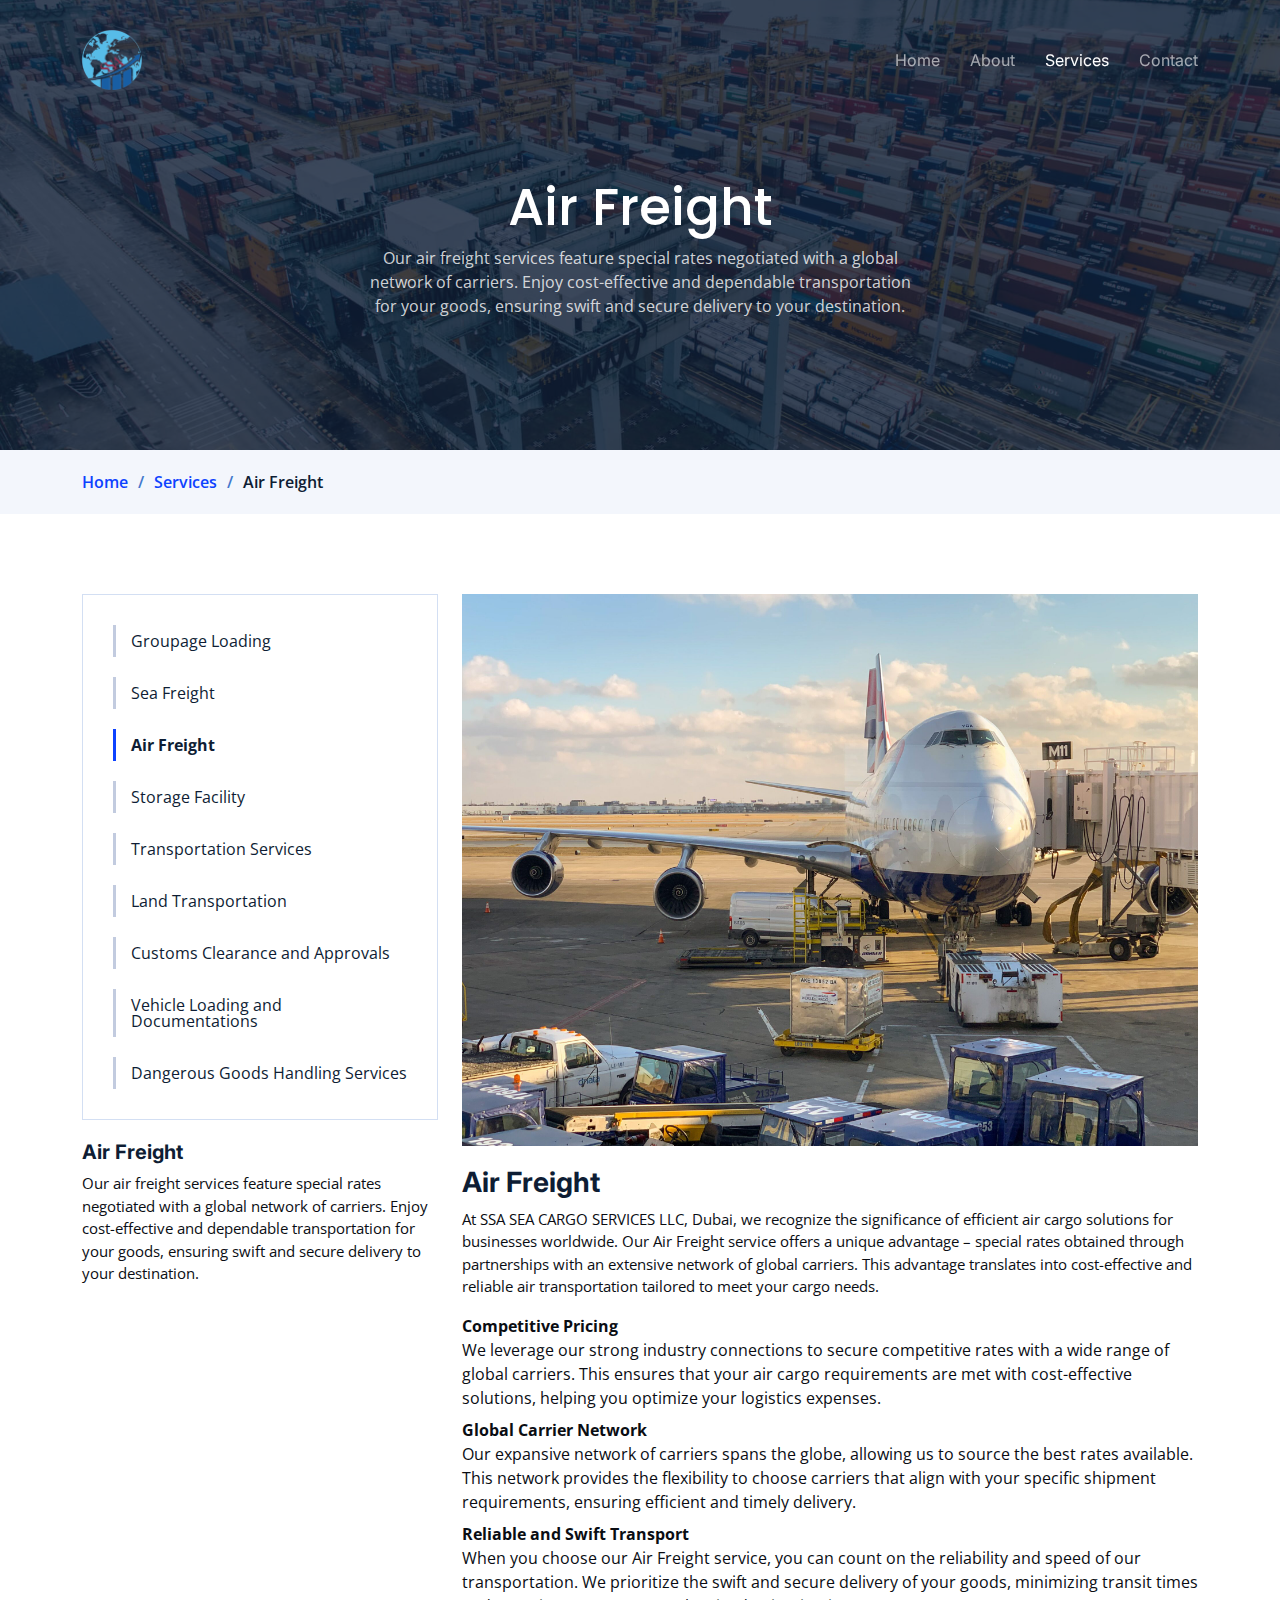
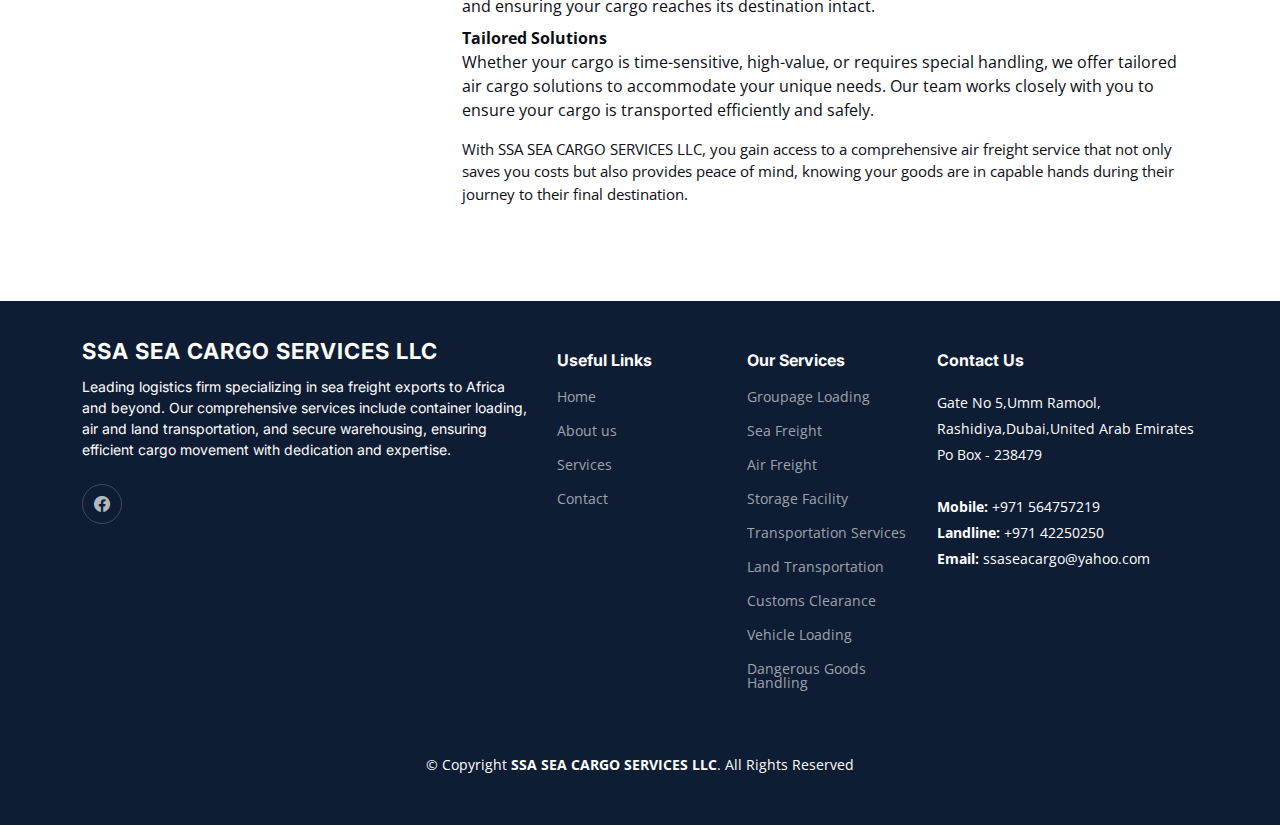
<file: airFreight.html>
<!DOCTYPE html>
<html lang="en">
  <head>
    <meta charset="utf-8" />
    <meta content="width=device-width, initial-scale=1.0" name="viewport" />

    <title>SSA SEA CARGO</title>
    <meta content="" name="description" />
    <meta content="" name="keywords" />

    <!-- Favicons -->
    <link href="assets/img/logocircle.png" rel="icon" />

    <!-- Google Fonts -->
    <link rel="preconnect" href="https://fonts.googleapis.com" />
    <link rel="preconnect" href="https://fonts.gstatic.com" crossorigin />
    <link
      href="https://fonts.googleapis.com/css2?family=Open+Sans:ital,wght@0,300;0,400;0,500;0,600;0,700;1,300;1,400;1,600;1,700&family=Poppins:ital,wght@0,300;0,400;0,500;0,600;0,700;1,300;1,400;1,500;1,600;1,700&family=Inter:ital,wght@0,300;0,400;0,500;0,600;0,700;1,300;1,400;1,500;1,600;1,700&display=swap"
      rel="stylesheet"
    />

    <!-- Vendor CSS Files -->
    <link
      href="assets/vendor/bootstrap/css/bootstrap.min.css"
      rel="stylesheet"
    />
    <link
      href="assets/vendor/bootstrap-icons/bootstrap-icons.css"
      rel="stylesheet"
    />
    <link
      href="assets/vendor/fontawesome-free/css/all.min.css"
      rel="stylesheet"
    />
    <link
      href="assets/vendor/glightbox/css/glightbox.min.css"
      rel="stylesheet"
    />
    <link href="assets/vendor/swiper/swiper-bundle.min.css" rel="stylesheet" />
    <link href="assets/vendor/aos/aos.css" rel="stylesheet" />

    <!-- Template Main CSS File -->
    <link href="assets/css/main.css" rel="stylesheet" />
  </head>

  <body>
    <!-- ======= Header ======= -->
    <header id="header" class="header d-flex align-items-center fixed-top">
      <div
        class="container-fluid container-xl d-flex align-items-center justify-content-between"
      >
        <a href="index.html" class="logo d-flex align-items-center">
          <!-- Uncomment the line below if you also wish to use an image logo -->
          <img src="assets/img/logocircle.png" alt="" />
          <!-- <h1>Logis</h1> -->
        </a>

        <i class="mobile-nav-toggle mobile-nav-show bi bi-list"></i>
        <i class="mobile-nav-toggle mobile-nav-hide d-none bi bi-x"></i>
        <nav id="navbar" class="navbar">
          <ul>
            <li><a href="index.html">Home</a></li>
            <li><a href="about.html">About</a></li>
            <li><a href="services.html" class="active">Services</a></li>
            <li><a href="contact.html">Contact</a></li>
          </ul>
        </nav>
        <!-- .navbar -->
      </div>
    </header>
    <!-- End Header -->

    <main id="main">
      <!-- ======= Breadcrumbs ======= -->
      <div class="breadcrumbs">
        <div
          class="page-header d-flex align-items-center"
          style="background-image: url('assets/img/page-header.jpg')"
        >
          <div class="container position-relative">
            <div class="row d-flex justify-content-center">
              <div class="col-lg-6 text-center">
                <h2>Air Freight</h2>
                <p>
                  Our air freight services feature special rates negotiated with
                  a global network of carriers. Enjoy cost-effective and
                  dependable transportation for your goods, ensuring swift and
                  secure delivery to your destination.
                </p>
              </div>
            </div>
          </div>
        </div>
        <nav>
          <div class="container">
            <ol>
              <li><a href="index.html">Home</a></li>
              <li><a href="services.html">Services</a></li>
              <li>Air Freight</li>
            </ol>
          </div>
        </nav>
      </div>
      <!-- End Breadcrumbs -->

      <!-- ======= Service Details Section ======= -->
      <section id="service-details" class="service-details">
        <div class="container" data-aos="fade-up">
          <div class="row gy-4">
            <div class="col-lg-4">
              <div class="services-list">
                <a href="groupageLoading.html">Groupage Loading</a>
                <a href="seaFreight.html">Sea Freight</a>
                <a href="airFreight.html" class="active">Air Freight</a>
                <a href="storageFacility.html">Storage Facility</a>
                <a href="transportationService.html">Transportation Services</a>
                <a href="landTransportation.html">Land Transportation</a>
                <a href="customsClearance.html"
                  >Customs Clearance and Approvals</a
                >
                <a href="vehicleLoading.html"
                  >Vehicle Loading and Documentations</a
                >
                <a href="dangerousGoodsHandling.html"
                  >Dangerous Goods Handling Services</a
                >
              </div>

              <h4>Air Freight</h4>
              <p>
                Our air freight services feature special rates negotiated with a
                global network of carriers. Enjoy cost-effective and dependable
                transportation for your goods, ensuring swift and secure
                delivery to your destination.
              </p>
            </div>

            <div class="col-lg-8">
              <img
                src="assets/img/air-Freight1.jpg"
                alt=""
                class="img-fluid services-img"
              />
              <h3>Air Freight</h3>
              <p>
                At SSA SEA CARGO SERVICES LLC, Dubai, we recognize the
                significance of efficient air cargo solutions for businesses
                worldwide. Our Air Freight service offers a unique advantage –
                special rates obtained through partnerships with an extensive
                network of global carriers. This advantage translates into
                cost-effective and reliable air transportation tailored to meet
                your cargo needs.
              </p>
              <dl>
                <dt>Competitive Pricing</dt>
                <dd>
                  We leverage our strong industry connections to secure
                  competitive rates with a wide range of global carriers. This
                  ensures that your air cargo requirements are met with
                  cost-effective solutions, helping you optimize your logistics
                  expenses.
                </dd>

                <dt>Global Carrier Network</dt>
                <dd>
                  Our expansive network of carriers spans the globe, allowing us
                  to source the best rates available. This network provides the
                  flexibility to choose carriers that align with your specific
                  shipment requirements, ensuring efficient and timely delivery.
                </dd>

                <dt>Reliable and Swift Transport</dt>
                <dd>
                  When you choose our Air Freight service, you can count on the
                  reliability and speed of our transportation. We prioritize the
                  swift and secure delivery of your goods, minimizing transit
                  times and ensuring your cargo reaches its destination intact.
                </dd>

                <dt>Tailored Solutions</dt>
                <dd>
                  Whether your cargo is time-sensitive, high-value, or requires
                  special handling, we offer tailored air cargo solutions to
                  accommodate your unique needs. Our team works closely with you
                  to ensure your cargo is transported efficiently and safely.
                </dd>
              </dl>
              <p>
                With SSA SEA CARGO SERVICES LLC, you gain access to a
                comprehensive air freight service that not only saves you costs
                but also provides peace of mind, knowing your goods are in
                capable hands during their journey to their final destination.
              </p>
            </div>
          </div>
        </div>
      </section>
      <!-- End Service Details Section -->
    </main>
    <!-- End #main -->

    <!-- ======= Footer ======= -->
    <footer id="footer" class="footer">
      <div class="container">
        <div class="row gy-4">
          <div class="col-lg-5 col-md-12 footer-info">
            <a href="index.html" class="logo d-flex align-items-center">
              <span>SSA SEA CARGO SERVICES LLC</span>
            </a>
            <p>
              Leading logistics firm specializing in sea freight exports to
              Africa and beyond. Our comprehensive services include container
              loading, air and land transportation, and secure warehousing,
              ensuring efficient cargo movement with dedication and expertise.
            </p>
            <div class="social-links d-flex mt-4">
              <a href="https://www.facebook.com/p/Ssa-sea-cargo-service-LLC-100084351562903" class="facebook"><i class="bi bi-facebook"></i></a>
            </div>
          </div>

          <div class="col-lg-2 col-6 footer-links">
            <h4>Useful Links</h4>
            <ul>
              <li><a href="index.html">Home</a></li>
              <li><a href="about.html">About us</a></li>
              <li><a href="services.html">Services</a></li>
              <li><a href="contact.html">Contact</a></li>
            </ul>
          </div>

          <div class="col-lg-2 col-6 footer-links">
            <h4>Our Services</h4>
            <ul>
              <li><a href="groupageLoading.html">Groupage Loading</a></li>
              <li><a href="seaFreight.html">Sea Freight</a></li>
              <li><a href="airFreight.html">Air Freight</a></li>
              <li><a href="storageFacility.html">Storage Facility</a></li>
              <li>
                <a href="transportationService.html">Transportation Services</a>
              </li>
              <li><a href="landTransportation.html">Land Transportation</a></li>
              <li><a href="customsClearance.html">Customs Clearance</a></li>
              <li><a href="vehicleLoading.html">Vehicle Loading</a></li>
              <li>
                <a href="dangerousGoodsHandling.html"
                  >Dangerous Goods Handling
                </a>
              </li>
            </ul>
          </div>

          <div
            class="col-lg-3 col-md-12 footer-contact text-center text-md-start"
          >
            <h4>Contact Us</h4>
            <p>
              Gate No 5,Umm Ramool,<br />
              Rashidiya,Dubai,United Arab Emirates<br />
              Po Box - 238479<br /><br />
              <strong>Mobile:</strong> +971 564757219<br />
              <strong>Landline:</strong> +971 42250250<br />
              <strong>Email:</strong> ssaseacargo@yahoo.com<br />
            </p>
          </div>
        </div>
      </div>

      <div class="container mt-4">
        <div class="copyright">
          &copy; Copyright
          <strong
            ><span
              ><a href="index.html" style="color: white"
                >SSA SEA CARGO SERVICES LLC</a
              ></span
            ></strong
          >. All Rights Reserved
        </div>
      </div>
    </footer>
    <!-- End Footer -->

    <a
      href="#"
      class="scroll-top d-flex align-items-center justify-content-center"
      ><i class="bi bi-arrow-up-short"></i
    ></a>
    <div id="preloader"></div>

    <!-- Vendor JS Files -->
    <script src="assets/vendor/bootstrap/js/bootstrap.bundle.min.js"></script>
    <script src="assets/vendor/purecounter/purecounter_vanilla.js"></script>
    <script src="assets/vendor/glightbox/js/glightbox.min.js"></script>
    <script src="assets/vendor/swiper/swiper-bundle.min.js"></script>
    <script src="assets/vendor/aos/aos.js"></script>
    <script src="assets/vendor/php-email-form/validate.js"></script>

    <!-- Template Main JS File -->
    <script src="assets/js/main.js"></script>
  </body>
</html>
</file>
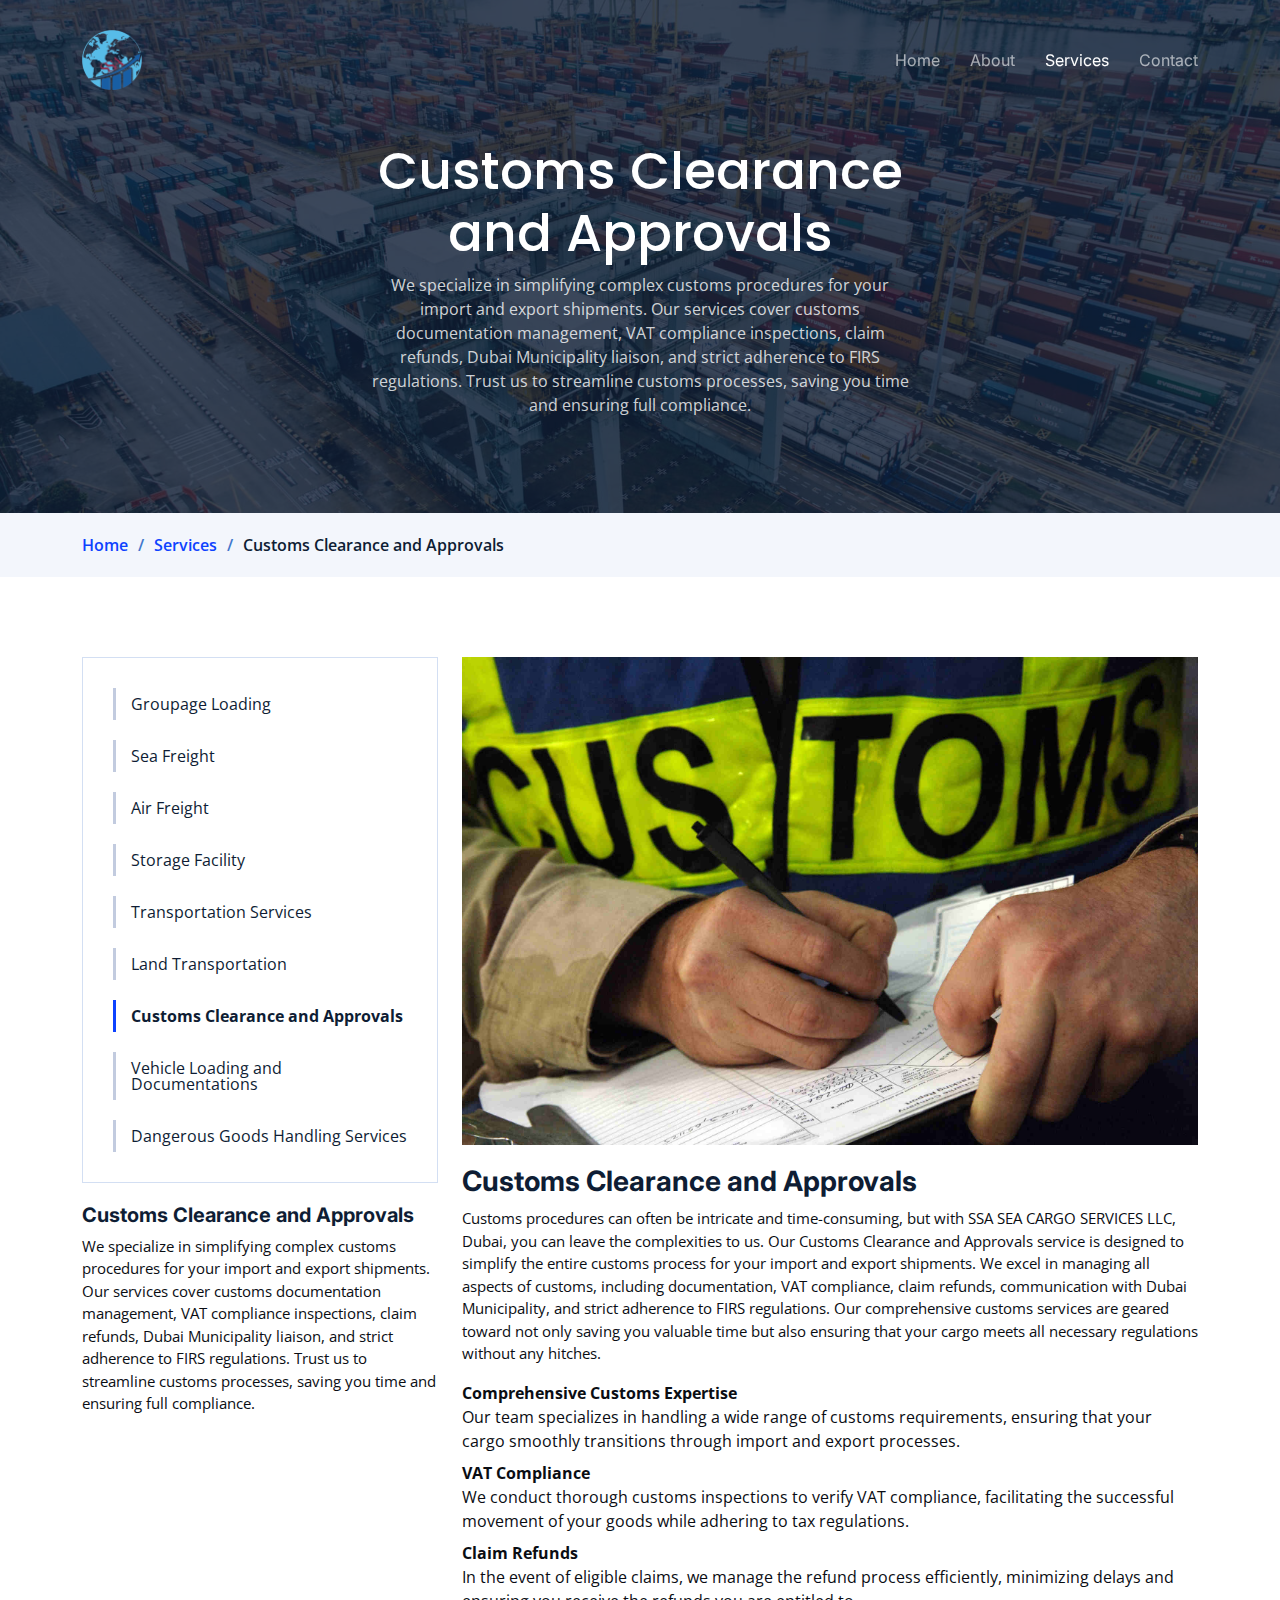
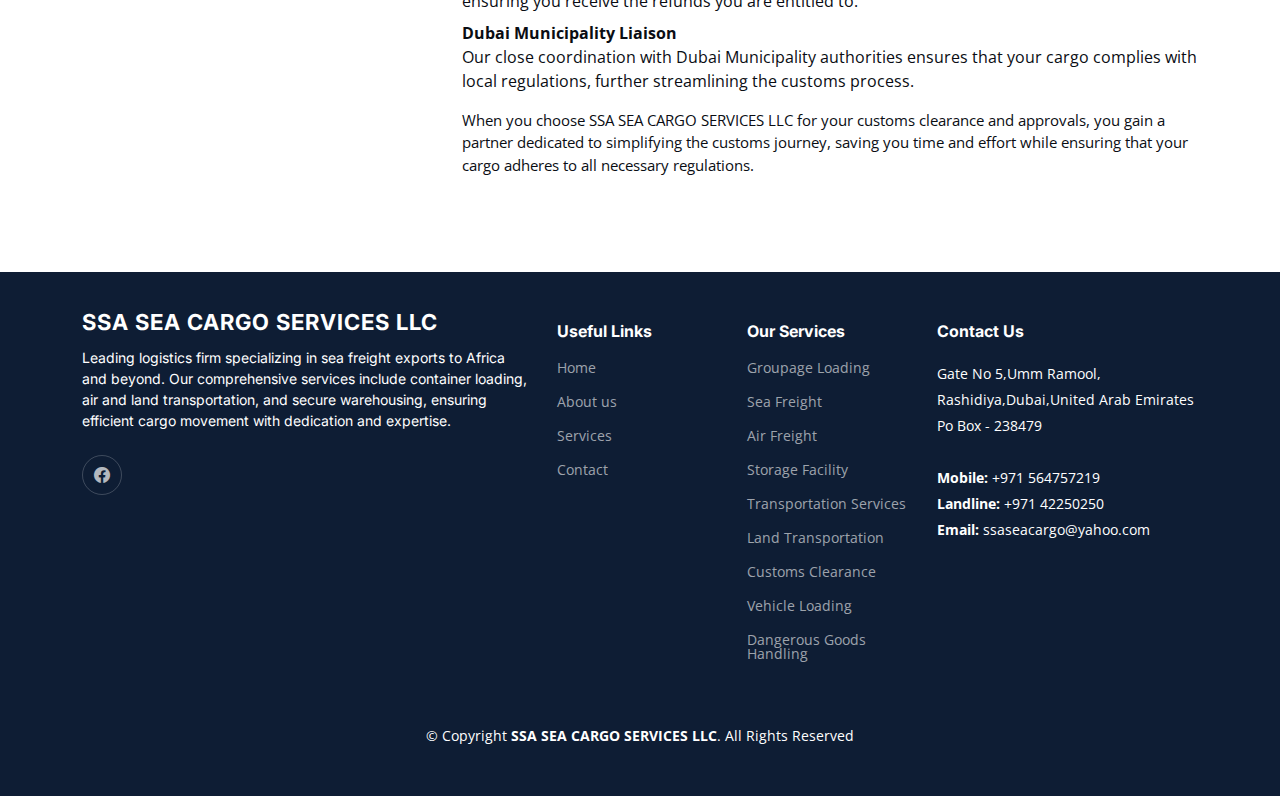
<file: customsClearance.html>
<!DOCTYPE html>
<html lang="en">
  <head>
    <meta charset="utf-8" />
    <meta content="width=device-width, initial-scale=1.0" name="viewport" />

    <title>SSA SEA CARGO</title>
    <meta content="" name="description" />
    <meta content="" name="keywords" />

    <!-- Favicons -->
    <link href="assets/img/logocircle.png" rel="icon" />

    <!-- Google Fonts -->
    <link rel="preconnect" href="https://fonts.googleapis.com" />
    <link rel="preconnect" href="https://fonts.gstatic.com" crossorigin />
    <link
      href="https://fonts.googleapis.com/css2?family=Open+Sans:ital,wght@0,300;0,400;0,500;0,600;0,700;1,300;1,400;1,600;1,700&family=Poppins:ital,wght@0,300;0,400;0,500;0,600;0,700;1,300;1,400;1,500;1,600;1,700&family=Inter:ital,wght@0,300;0,400;0,500;0,600;0,700;1,300;1,400;1,500;1,600;1,700&display=swap"
      rel="stylesheet"
    />

    <!-- Vendor CSS Files -->
    <link
      href="assets/vendor/bootstrap/css/bootstrap.min.css"
      rel="stylesheet"
    />
    <link
      href="assets/vendor/bootstrap-icons/bootstrap-icons.css"
      rel="stylesheet"
    />
    <link
      href="assets/vendor/fontawesome-free/css/all.min.css"
      rel="stylesheet"
    />
    <link
      href="assets/vendor/glightbox/css/glightbox.min.css"
      rel="stylesheet"
    />
    <link href="assets/vendor/swiper/swiper-bundle.min.css" rel="stylesheet" />
    <link href="assets/vendor/aos/aos.css" rel="stylesheet" />

    <!-- Template Main CSS File -->
    <link href="assets/css/main.css" rel="stylesheet" />
  </head>

  <body>
    <!-- ======= Header ======= -->
    <header id="header" class="header d-flex align-items-center fixed-top">
      <div
        class="container-fluid container-xl d-flex align-items-center justify-content-between"
      >
        <a href="index.html" class="logo d-flex align-items-center">
          <!-- Uncomment the line below if you also wish to use an image logo -->
          <img src="assets/img/logocircle.png" alt="" />
          <!-- <h1>Logis</h1> -->
        </a>

        <i class="mobile-nav-toggle mobile-nav-show bi bi-list"></i>
        <i class="mobile-nav-toggle mobile-nav-hide d-none bi bi-x"></i>
        <nav id="navbar" class="navbar">
          <ul>
            <li><a href="index.html">Home</a></li>
            <li><a href="about.html">About</a></li>
            <li><a href="services.html" class="active">Services</a></li>
            <li><a href="contact.html">Contact</a></li>
          </ul>
        </nav>
        <!-- .navbar -->
      </div>
    </header>
    <!-- End Header -->

    <main id="main">
      <!-- ======= Breadcrumbs ======= -->
      <div class="breadcrumbs">
        <div
          class="page-header d-flex align-items-center"
          style="background-image: url('assets/img/page-header.jpg')"
        >
          <div class="container position-relative">
            <div class="row d-flex justify-content-center">
              <div class="col-lg-6 text-center">
                <h2>Customs Clearance and Approvals</h2>
                <p>
                  We specialize in simplifying complex customs procedures for
                  your import and export shipments. Our services cover customs
                  documentation management, VAT compliance inspections, claim
                  refunds, Dubai Municipality liaison, and strict adherence to
                  FIRS regulations. Trust us to streamline customs processes,
                  saving you time and ensuring full compliance.
                </p>
              </div>
            </div>
          </div>
        </div>
        <nav>
          <div class="container">
            <ol>
              <li><a href="index.html">Home</a></li>
              <li><a href="services.html">Services</a></li>
              <li>Customs Clearance and Approvals</li>
            </ol>
          </div>
        </nav>
      </div>
      <!-- End Breadcrumbs -->

      <!-- ======= Service Details Section ======= -->
      <section id="service-details" class="service-details">
        <div class="container" data-aos="fade-up">
          <div class="row gy-4">
            <div class="col-lg-4">
              <div class="services-list">
                <a href="groupageLoading.html">Groupage Loading</a>
                <a href="seaFreight.html">Sea Freight</a>
                <a href="airFreight.html">Air Freight</a>
                <a href="storageFacility.html">Storage Facility</a>
                <a href="transportationService.html">Transportation Services</a>
                <a href="landTransportation.html">Land Transportation</a>
                <a href="customsClearance.html" class="active"
                  >Customs Clearance and Approvals</a
                >
                <a href="vehicleLoading.html"
                  >Vehicle Loading and Documentations</a
                >
                <a href="dangerousGoodsHandling.html"
                  >Dangerous Goods Handling Services</a
                >
              </div>

              <h4>Customs Clearance and Approvals</h4>
              <p>
                We specialize in simplifying complex customs procedures for your
                import and export shipments. Our services cover customs
                documentation management, VAT compliance inspections, claim
                refunds, Dubai Municipality liaison, and strict adherence to
                FIRS regulations. Trust us to streamline customs processes,
                saving you time and ensuring full compliance.
              </p>
            </div>

            <div class="col-lg-8">
              <img
                src="assets/img/services/customs-clearance.jpg"
                alt=""
                class="img-fluid services-img"
              />
              <h3>Customs Clearance and Approvals</h3>
              <p>
                Customs procedures can often be intricate and time-consuming,
                but with SSA SEA CARGO SERVICES LLC, Dubai, you can leave the
                complexities to us. Our Customs Clearance and Approvals service
                is designed to simplify the entire customs process for your
                import and export shipments. We excel in managing all aspects of
                customs, including documentation, VAT compliance, claim refunds,
                communication with Dubai Municipality, and strict adherence to
                FIRS regulations. Our comprehensive customs services are geared
                toward not only saving you valuable time but also ensuring that
                your cargo meets all necessary regulations without any hitches.
              </p>
              <dl>
                <dt>Comprehensive Customs Expertise</dt>
                <dd>
                  Our team specializes in handling a wide range of customs
                  requirements, ensuring that your cargo smoothly transitions
                  through import and export processes.
                </dd>

                <dt>VAT Compliance</dt>
                <dd>
                  We conduct thorough customs inspections to verify VAT
                  compliance, facilitating the successful movement of your goods
                  while adhering to tax regulations.
                </dd>
                <dt>Claim Refunds</dt>
                <dd>
                  In the event of eligible claims, we manage the refund process
                  efficiently, minimizing delays and ensuring you receive the
                  refunds you are entitled to.
                </dd>
                <dt>Dubai Municipality Liaison</dt>
                <dd>
                  Our close coordination with Dubai Municipality authorities
                  ensures that your cargo complies with local regulations,
                  further streamlining the customs process.
                </dd>
              </dl>
              <p>
                When you choose SSA SEA CARGO SERVICES LLC for your customs
                clearance and approvals, you gain a partner dedicated to
                simplifying the customs journey, saving you time and effort
                while ensuring that your cargo adheres to all necessary
                regulations.
              </p>
            </div>
          </div>
        </div>
      </section>
      <!-- End Service Details Section -->
    </main>
    <!-- End #main -->

    <!-- ======= Footer ======= -->
    <footer id="footer" class="footer">
      <div class="container">
        <div class="row gy-4">
          <div class="col-lg-5 col-md-12 footer-info">
            <a href="index.html" class="logo d-flex align-items-center">
              <span>SSA SEA CARGO SERVICES LLC</span>
            </a>
            <p>
              Leading logistics firm specializing in sea freight exports to
              Africa and beyond. Our comprehensive services include container
              loading, air and land transportation, and secure warehousing,
              ensuring efficient cargo movement with dedication and expertise.
            </p>
            <div class="social-links d-flex mt-4">
              <a href="https://www.facebook.com/p/Ssa-sea-cargo-service-LLC-100084351562903" class="facebook"><i class="bi bi-facebook"></i></a>
            </div>
          </div>

          <div class="col-lg-2 col-6 footer-links">
            <h4>Useful Links</h4>
            <ul>
              <li><a href="index.html">Home</a></li>
              <li><a href="about.html">About us</a></li>
              <li><a href="services.html">Services</a></li>
              <li><a href="contact.html">Contact</a></li>
            </ul>
          </div>

          <div class="col-lg-2 col-6 footer-links">
            <h4>Our Services</h4>
            <ul>
              <li><a href="groupageLoading.html">Groupage Loading</a></li>
              <li><a href="seaFreight.html">Sea Freight</a></li>
              <li><a href="airFreight.html">Air Freight</a></li>
              <li><a href="storageFacility.html">Storage Facility</a></li>
              <li>
                <a href="transportationService.html">Transportation Services</a>
              </li>
              <li><a href="landTransportation.html">Land Transportation</a></li>
              <li><a href="customsClearance.html">Customs Clearance</a></li>
              <li><a href="vehicleLoading.html">Vehicle Loading</a></li>
              <li>
                <a href="dangerousGoodsHandling.html"
                  >Dangerous Goods Handling
                </a>
              </li>
            </ul>
          </div>

          <div
            class="col-lg-3 col-md-12 footer-contact text-center text-md-start"
          >
            <h4>Contact Us</h4>
            <p>
              Gate No 5,Umm Ramool,<br />
              Rashidiya,Dubai,United Arab Emirates<br />
              Po Box - 238479<br /><br />
              <strong>Mobile:</strong> +971 564757219<br />
              <strong>Landline:</strong> +971 42250250<br />
              <strong>Email:</strong> ssaseacargo@yahoo.com<br />
            </p>
          </div>
        </div>
      </div>

      <div class="container mt-4">
        <div class="copyright">
          &copy; Copyright
          <strong
            ><span
              ><a href="index.html" style="color: white"
                >SSA SEA CARGO SERVICES LLC</a
              ></span
            ></strong
          >. All Rights Reserved
        </div>
      </div>
    </footer>
    <!-- End Footer -->
    <a
      href="#"
      class="scroll-top d-flex align-items-center justify-content-center"
      ><i class="bi bi-arrow-up-short"></i
    ></a>
    <div id="preloader"></div>

    <!-- Vendor JS Files -->
    <script src="assets/vendor/bootstrap/js/bootstrap.bundle.min.js"></script>
    <script src="assets/vendor/purecounter/purecounter_vanilla.js"></script>
    <script src="assets/vendor/glightbox/js/glightbox.min.js"></script>
    <script src="assets/vendor/swiper/swiper-bundle.min.js"></script>
    <script src="assets/vendor/aos/aos.js"></script>
    <script src="assets/vendor/php-email-form/validate.js"></script>

    <!-- Template Main JS File -->
    <script src="assets/js/main.js"></script>
  </body>
</html>
</file>
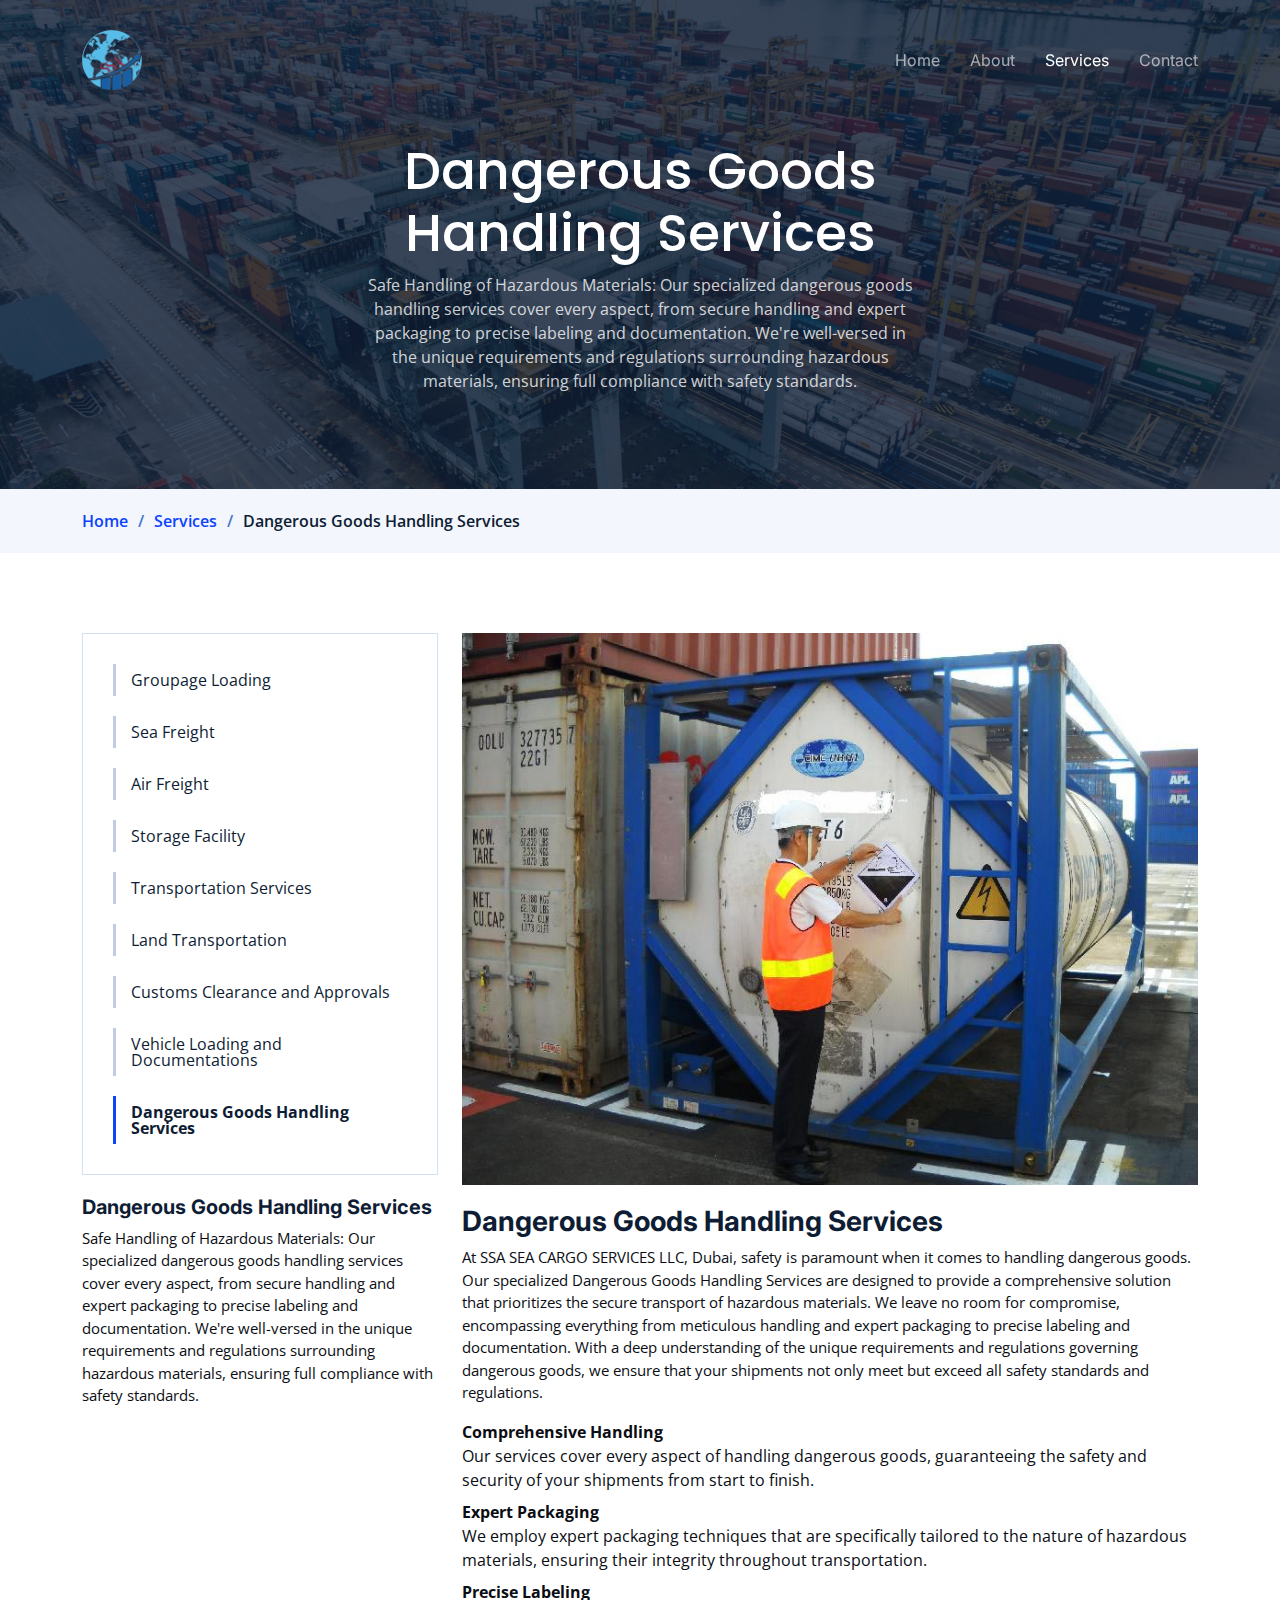
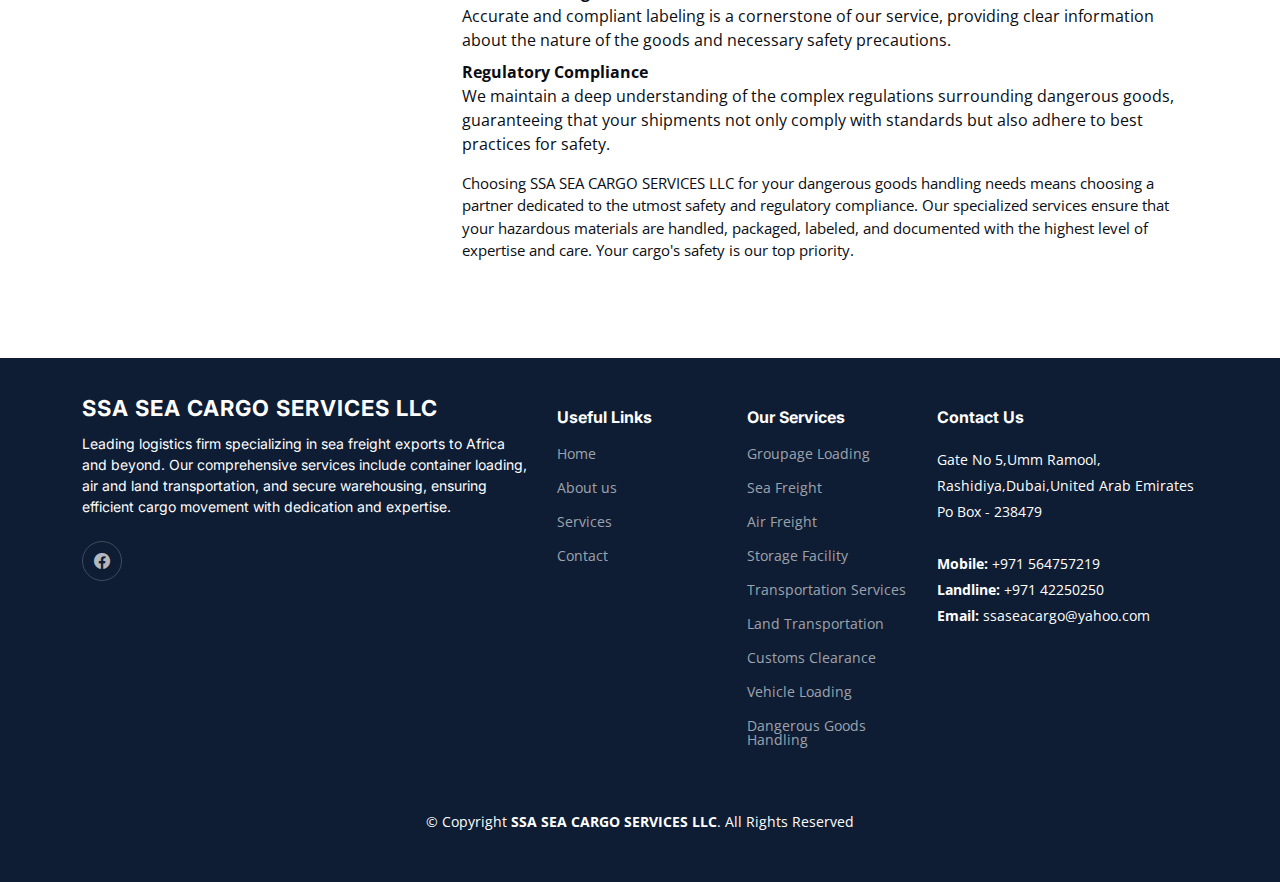
<file: dangerousGoodsHandling.html>
<!DOCTYPE html>
<html lang="en">
  <head>
    <meta charset="utf-8" />
    <meta content="width=device-width, initial-scale=1.0" name="viewport" />

    <title>SSA SEA CARGO</title>
    <meta content="" name="description" />
    <meta content="" name="keywords" />

    <!-- Favicons -->
    <link href="assets/img/logocircle.png" rel="icon" />

    <!-- Google Fonts -->
    <link rel="preconnect" href="https://fonts.googleapis.com" />
    <link rel="preconnect" href="https://fonts.gstatic.com" crossorigin />
    <link
      href="https://fonts.googleapis.com/css2?family=Open+Sans:ital,wght@0,300;0,400;0,500;0,600;0,700;1,300;1,400;1,600;1,700&family=Poppins:ital,wght@0,300;0,400;0,500;0,600;0,700;1,300;1,400;1,500;1,600;1,700&family=Inter:ital,wght@0,300;0,400;0,500;0,600;0,700;1,300;1,400;1,500;1,600;1,700&display=swap"
      rel="stylesheet"
    />

    <!-- Vendor CSS Files -->
    <link
      href="assets/vendor/bootstrap/css/bootstrap.min.css"
      rel="stylesheet"
    />
    <link
      href="assets/vendor/bootstrap-icons/bootstrap-icons.css"
      rel="stylesheet"
    />
    <link
      href="assets/vendor/fontawesome-free/css/all.min.css"
      rel="stylesheet"
    />
    <link
      href="assets/vendor/glightbox/css/glightbox.min.css"
      rel="stylesheet"
    />
    <link href="assets/vendor/swiper/swiper-bundle.min.css" rel="stylesheet" />
    <link href="assets/vendor/aos/aos.css" rel="stylesheet" />

    <!-- Template Main CSS File -->
    <link href="assets/css/main.css" rel="stylesheet" />
  </head>

  <body>
    <!-- ======= Header ======= -->
    <header id="header" class="header d-flex align-items-center fixed-top">
      <div
        class="container-fluid container-xl d-flex align-items-center justify-content-between"
      >
        <a href="index.html" class="logo d-flex align-items-center">
          <!-- Uncomment the line below if you also wish to use an image logo -->
          <img src="assets/img/logocircle.png" alt="" />
          <!-- <h1>Logis</h1> -->
        </a>

        <i class="mobile-nav-toggle mobile-nav-show bi bi-list"></i>
        <i class="mobile-nav-toggle mobile-nav-hide d-none bi bi-x"></i>
        <nav id="navbar" class="navbar">
          <ul>
            <li><a href="index.html">Home</a></li>
            <li><a href="about.html">About</a></li>
            <li><a href="services.html" class="active">Services</a></li>
            <li><a href="contact.html">Contact</a></li>
          </ul>
        </nav>
        <!-- .navbar -->
      </div>
    </header>
    <!-- End Header -->

    <main id="main">
      <!-- ======= Breadcrumbs ======= -->
      <div class="breadcrumbs">
        <div
          class="page-header d-flex align-items-center"
          style="background-image: url('assets/img/page-header.jpg')"
        >
          <div class="container position-relative">
            <div class="row d-flex justify-content-center">
              <div class="col-lg-6 text-center">
                <h2>Dangerous Goods Handling Services</h2>
                <p>
                  Safe Handling of Hazardous Materials: Our specialized
                  dangerous goods handling services cover every aspect, from
                  secure handling and expert packaging to precise labeling and
                  documentation. We're well-versed in the unique requirements
                  and regulations surrounding hazardous materials, ensuring full
                  compliance with safety standards.
                </p>
              </div>
            </div>
          </div>
        </div>
        <nav>
          <div class="container">
            <ol>
              <li><a href="index.html">Home</a></li>
              <li><a href="services.html">Services</a></li>
              <li>Dangerous Goods Handling Services</li>
            </ol>
          </div>
        </nav>
      </div>
      <!-- End Breadcrumbs -->

      <!-- ======= Service Details Section ======= -->
      <section id="service-details" class="service-details">
        <div class="container" data-aos="fade-up">
          <div class="row gy-4">
            <div class="col-lg-4">
              <div class="services-list">
                <a href="groupageLoading.html">Groupage Loading</a>
                <a href="seaFreight.html">Sea Freight</a>
                <a href="airFreight.html">Air Freight</a>
                <a href="storageFacility.html">Storage Facility</a>
                <a href="transportationService.html">Transportation Services</a>
                <a href="landTransportation.html">Land Transportation</a>
                <a href="customsClearance.html"
                  >Customs Clearance and Approvals</a
                >
                <a href="vehicleLoading.html"
                  >Vehicle Loading and Documentations</a
                >
                <a href="dangerousGoodsHandling.html" class="active"
                  >Dangerous Goods Handling Services</a
                >
              </div>

              <h4>Dangerous Goods Handling Services</h4>
              <p>
                Safe Handling of Hazardous Materials: Our specialized dangerous
                goods handling services cover every aspect, from secure handling
                and expert packaging to precise labeling and documentation.
                We're well-versed in the unique requirements and regulations
                surrounding hazardous materials, ensuring full compliance with
                safety standards.
              </p>
            </div>

            <div class="col-lg-8">
              <img
                src="assets/img/services/dangers-goods.jpg"
                alt=""
                class="img-fluid services-img"
              />
              <h3>Dangerous Goods Handling Services</h3>
              <p>
                At SSA SEA CARGO SERVICES LLC, Dubai, safety is paramount when
                it comes to handling dangerous goods. Our specialized Dangerous
                Goods Handling Services are designed to provide a comprehensive
                solution that prioritizes the secure transport of hazardous
                materials. We leave no room for compromise, encompassing
                everything from meticulous handling and expert packaging to
                precise labeling and documentation. With a deep understanding of
                the unique requirements and regulations governing dangerous
                goods, we ensure that your shipments not only meet but exceed
                all safety standards and regulations.
              </p>
              <dl>
                <dt>Comprehensive Handling</dt>
                <dd>
                  Our services cover every aspect of handling dangerous goods,
                  guaranteeing the safety and security of your shipments from
                  start to finish.
                </dd>

                <dt>Expert Packaging</dt>
                <dd>
                  We employ expert packaging techniques that are specifically
                  tailored to the nature of hazardous materials, ensuring their
                  integrity throughout transportation.
                </dd>
                <dt>Precise Labeling</dt>
                <dd>
                  Accurate and compliant labeling is a cornerstone of our
                  service, providing clear information about the nature of the
                  goods and necessary safety precautions.
                </dd>
                <dt>Regulatory Compliance</dt>
                <dd>
                  We maintain a deep understanding of the complex regulations
                  surrounding dangerous goods, guaranteeing that your shipments
                  not only comply with standards but also adhere to best
                  practices for safety.
                </dd>
              </dl>
              <p>
                Choosing SSA SEA CARGO SERVICES LLC for your dangerous goods
                handling needs means choosing a partner dedicated to the utmost
                safety and regulatory compliance. Our specialized services
                ensure that your hazardous materials are handled, packaged,
                labeled, and documented with the highest level of expertise and
                care. Your cargo's safety is our top priority.
              </p>
            </div>
          </div>
        </div>
      </section>
      <!-- End Service Details Section -->
    </main>
    <!-- End #main -->

    <!-- ======= Footer ======= -->
    <footer id="footer" class="footer">
      <div class="container">
        <div class="row gy-4">
          <div class="col-lg-5 col-md-12 footer-info">
            <a href="index.html" class="logo d-flex align-items-center">
              <span>SSA SEA CARGO SERVICES LLC</span>
            </a>
            <p>
              Leading logistics firm specializing in sea freight exports to
              Africa and beyond. Our comprehensive services include container
              loading, air and land transportation, and secure warehousing,
              ensuring efficient cargo movement with dedication and expertise.
            </p>
            <div class="social-links d-flex mt-4">
              <a href="https://www.facebook.com/p/Ssa-sea-cargo-service-LLC-100084351562903" class="facebook"><i class="bi bi-facebook"></i></a>
            </div>
          </div>

          <div class="col-lg-2 col-6 footer-links">
            <h4>Useful Links</h4>
            <ul>
              <li><a href="index.html">Home</a></li>
              <li><a href="about.html">About us</a></li>
              <li><a href="services.html">Services</a></li>
              <li><a href="contact.html">Contact</a></li>
            </ul>
          </div>

          <div class="col-lg-2 col-6 footer-links">
            <h4>Our Services</h4>
            <ul>
              <li><a href="groupageLoading.html">Groupage Loading</a></li>
              <li><a href="seaFreight.html">Sea Freight</a></li>
              <li><a href="airFreight.html">Air Freight</a></li>
              <li><a href="storageFacility.html">Storage Facility</a></li>
              <li>
                <a href="transportationService.html">Transportation Services</a>
              </li>
              <li><a href="landTransportation.html">Land Transportation</a></li>
              <li><a href="customsClearance.html">Customs Clearance</a></li>
              <li><a href="vehicleLoading.html">Vehicle Loading</a></li>
              <li>
                <a href="dangerousGoodsHandling.html"
                  >Dangerous Goods Handling
                </a>
              </li>
            </ul>
          </div>

          <div
            class="col-lg-3 col-md-12 footer-contact text-center text-md-start"
          >
            <h4>Contact Us</h4>
            <p>
              Gate No 5,Umm Ramool,<br />
              Rashidiya,Dubai,United Arab Emirates<br />
              Po Box - 238479<br /><br />
              <strong>Mobile:</strong> +971 564757219<br />
              <strong>Landline:</strong> +971 42250250<br />
              <strong>Email:</strong> ssaseacargo@yahoo.com<br />
            </p>
          </div>
        </div>
      </div>

      <div class="container mt-4">
        <div class="copyright">
          &copy; Copyright
          <strong
            ><span
              ><a href="index.html" style="color: white"
                >SSA SEA CARGO SERVICES LLC</a
              ></span
            ></strong
          >. All Rights Reserved
        </div>
      </div>
    </footer>
    <!-- End Footer -->

    <a
      href="#"
      class="scroll-top d-flex align-items-center justify-content-center"
      ><i class="bi bi-arrow-up-short"></i
    ></a>
    <div id="preloader"></div>

    <!-- Vendor JS Files -->
    <script src="assets/vendor/bootstrap/js/bootstrap.bundle.min.js"></script>
    <script src="assets/vendor/purecounter/purecounter_vanilla.js"></script>
    <script src="assets/vendor/glightbox/js/glightbox.min.js"></script>
    <script src="assets/vendor/swiper/swiper-bundle.min.js"></script>
    <script src="assets/vendor/aos/aos.js"></script>
    <script src="assets/vendor/php-email-form/validate.js"></script>

    <!-- Template Main JS File -->
    <script src="assets/js/main.js"></script>
  </body>
</html>
</file>
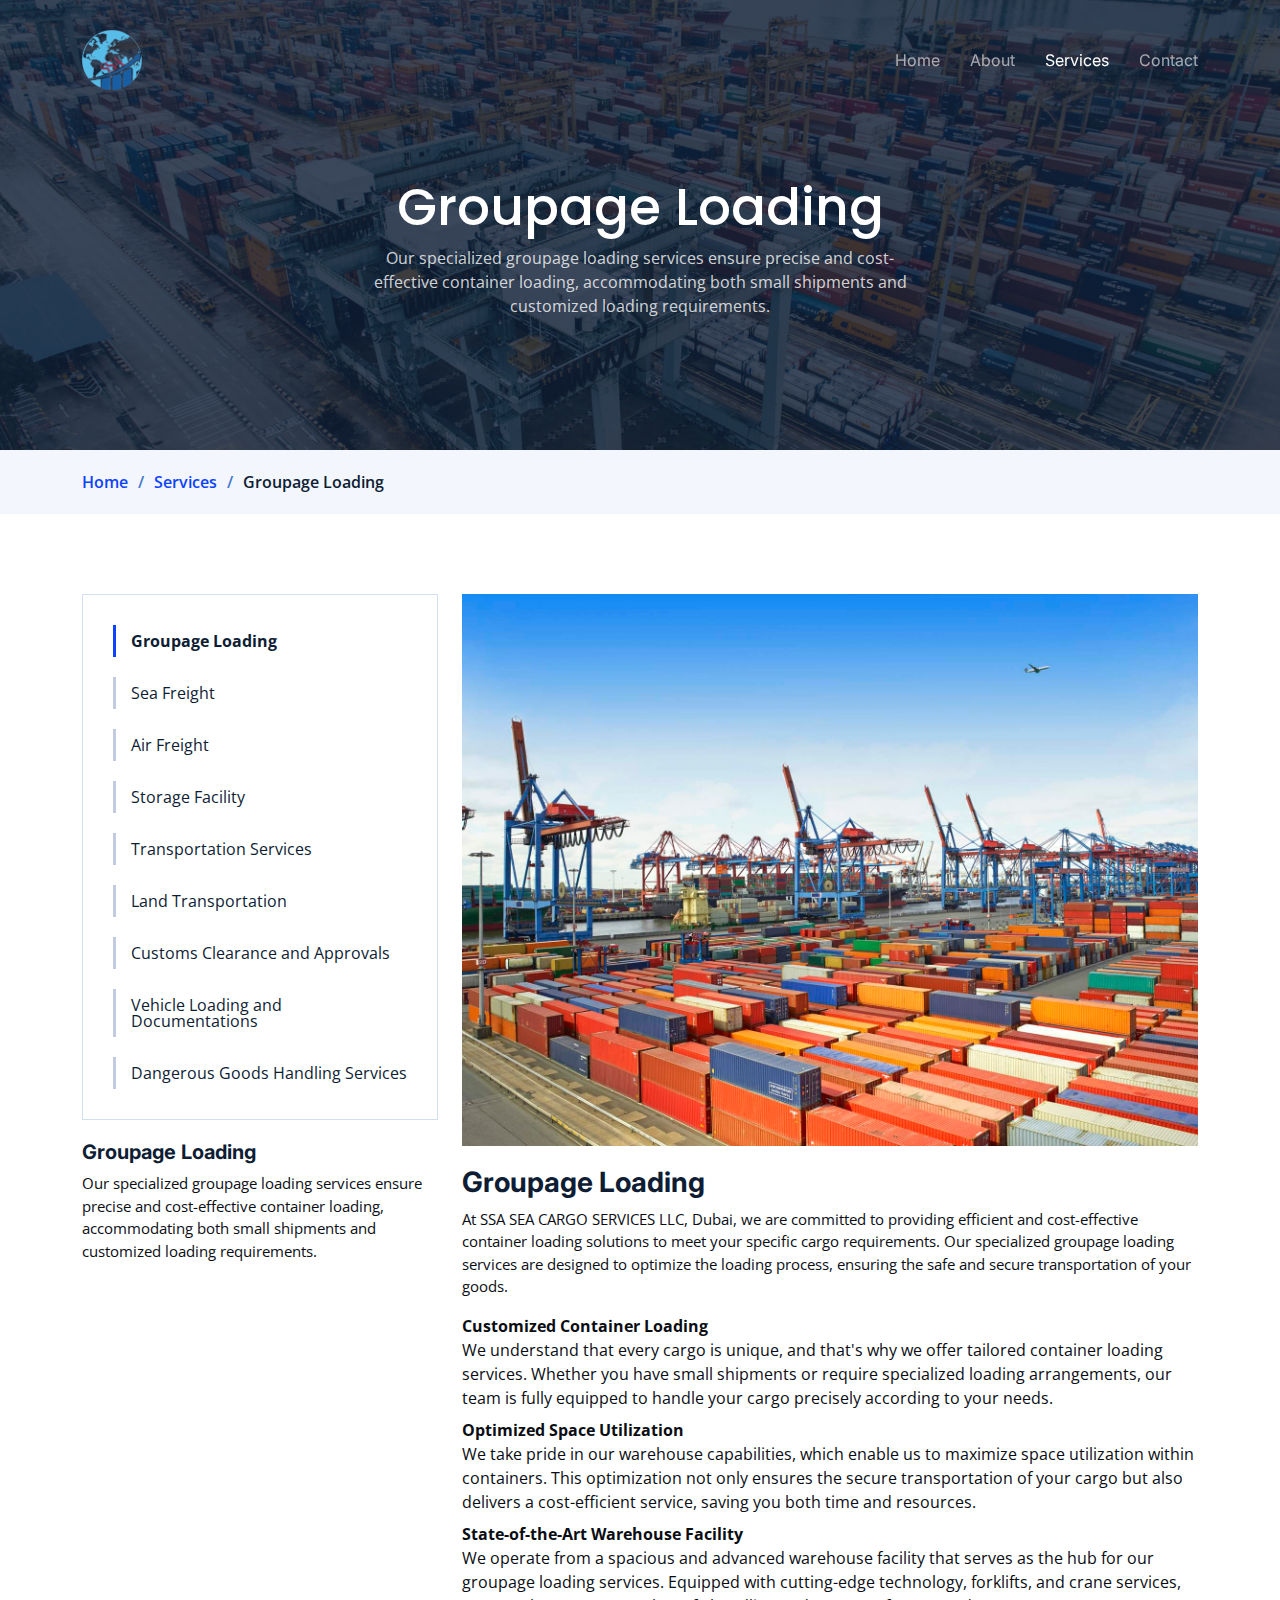
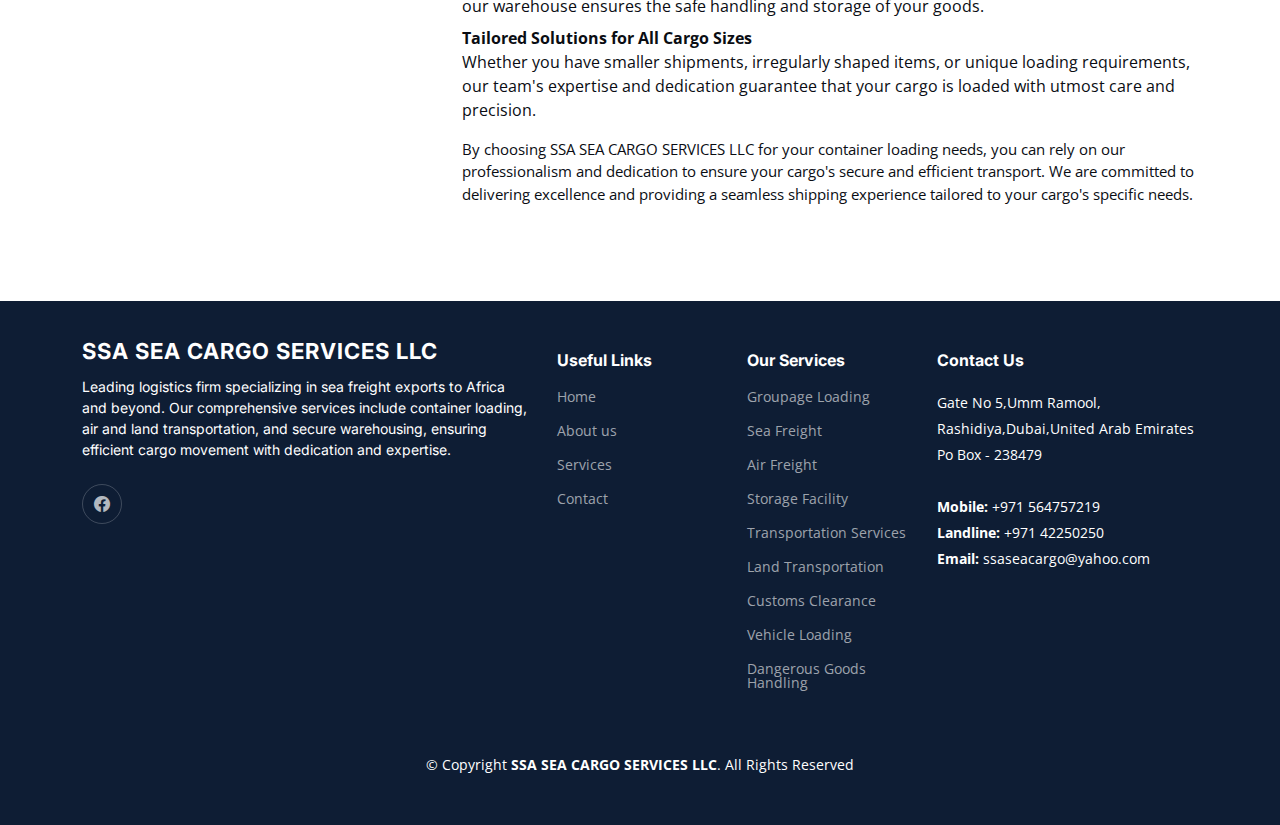
<file: groupageLoading.html>
<!DOCTYPE html>
<html lang="en">
  <head>
    <meta charset="utf-8" />
    <meta content="width=device-width, initial-scale=1.0" name="viewport" />

    <title>SSA SEA CARGO</title>
    <meta content="" name="description" />
    <meta content="" name="keywords" />

    <!-- Favicons -->
    <link href="assets/img/logocircle.png" rel="icon" />

    <!-- Google Fonts -->
    <link rel="preconnect" href="https://fonts.googleapis.com" />
    <link rel="preconnect" href="https://fonts.gstatic.com" crossorigin />
    <link
      href="https://fonts.googleapis.com/css2?family=Open+Sans:ital,wght@0,300;0,400;0,500;0,600;0,700;1,300;1,400;1,600;1,700&family=Poppins:ital,wght@0,300;0,400;0,500;0,600;0,700;1,300;1,400;1,500;1,600;1,700&family=Inter:ital,wght@0,300;0,400;0,500;0,600;0,700;1,300;1,400;1,500;1,600;1,700&display=swap"
      rel="stylesheet"
    />

    <!-- Vendor CSS Files -->
    <link
      href="assets/vendor/bootstrap/css/bootstrap.min.css"
      rel="stylesheet"
    />
    <link
      href="assets/vendor/bootstrap-icons/bootstrap-icons.css"
      rel="stylesheet"
    />
    <link
      href="assets/vendor/fontawesome-free/css/all.min.css"
      rel="stylesheet"
    />
    <link
      href="assets/vendor/glightbox/css/glightbox.min.css"
      rel="stylesheet"
    />
    <link href="assets/vendor/swiper/swiper-bundle.min.css" rel="stylesheet" />
    <link href="assets/vendor/aos/aos.css" rel="stylesheet" />

    <!-- Template Main CSS File -->
    <link href="assets/css/main.css" rel="stylesheet" />
  </head>

  <body>
    <!-- ======= Header ======= -->
    <header id="header" class="header d-flex align-items-center fixed-top">
      <div
        class="container-fluid container-xl d-flex align-items-center justify-content-between"
      >
        <a href="index.html" class="logo d-flex align-items-center">
          <!-- Uncomment the line below if you also wish to use an image logo -->
          <img src="assets/img/logocircle.png" alt="" />
          <!-- <h1>Logis</h1> -->
        </a>

        <i class="mobile-nav-toggle mobile-nav-show bi bi-list"></i>
        <i class="mobile-nav-toggle mobile-nav-hide d-none bi bi-x"></i>
        <nav id="navbar" class="navbar">
          <ul>
            <li><a href="index.html">Home</a></li>
            <li><a href="about.html">About</a></li>
            <li><a href="services.html" class="active">Services</a></li>
            <li><a href="contact.html">Contact</a></li>
          </ul>
        </nav>
        <!-- .navbar -->
      </div>
    </header>
    <!-- End Header -->

    <main id="main">
      <!-- ======= Breadcrumbs ======= -->
      <div class="breadcrumbs">
        <div
          class="page-header d-flex align-items-center"
          style="background-image: url('assets/img/page-header.jpg')"
        >
          <div class="container position-relative">
            <div class="row d-flex justify-content-center">
              <div class="col-lg-6 text-center">
                <h2>Groupage Loading</h2>
                <p>
                  Our specialized groupage loading services ensure precise and
                  cost-effective container loading, accommodating both small
                  shipments and customized loading requirements.
                </p>
              </div>
            </div>
          </div>
        </div>
        <nav>
          <div class="container">
            <ol>
              <li><a href="index.html">Home</a></li>
              <li><a href="services.html">Services</a></li>
              <li>Groupage Loading</li>
            </ol>
          </div>
        </nav>
      </div>
      <!-- End Breadcrumbs -->

      <!-- ======= Service Details Section ======= -->
      <section id="service-details" class="service-details">
        <div class="container" data-aos="fade-up">
          <div class="row gy-4">
            <div class="col-lg-4">
              <div class="services-list">
                <a href="groupageLoading.html" class="active"
                  >Groupage Loading</a
                >
                <a href="seaFreight.html">Sea Freight</a>
                <a href="airFreight.html">Air Freight</a>
                <a href="storageFacility.html">Storage Facility</a>
                <a href="transportationService.html">Transportation Services</a>
                <a href="landTransportation.html">Land Transportation</a>
                <a href="customsClearance.html"
                  >Customs Clearance and Approvals</a
                >
                <a href="vehicleLoading.html"
                  >Vehicle Loading and Documentations</a
                >
                <a href="dangerousGoodsHandling.html"
                  >Dangerous Goods Handling Services</a
                >
              </div>

              <h4>Groupage Loading</h4>
              <p>
                Our specialized groupage loading services ensure precise and
                cost-effective container loading, accommodating both small
                shipments and customized loading requirements.
              </p>
            </div>

            <div class="col-lg-8">
              <img
                src="assets/img/gropage-loading2.jpg"
                alt=""
                class="img-fluid services-img"
              />
              <h3>Groupage Loading</h3>
              <p>
                At SSA SEA CARGO SERVICES LLC, Dubai, we are committed to
                providing efficient and cost-effective container loading
                solutions to meet your specific cargo requirements. Our
                specialized groupage loading services are designed to optimize
                the loading process, ensuring the safe and secure transportation
                of your goods.
              </p>
              <dl>
                <dt>Customized Container Loading</dt>
                <dd>
                  We understand that every cargo is unique, and that's why we
                  offer tailored container loading services. Whether you have
                  small shipments or require specialized loading arrangements,
                  our team is fully equipped to handle your cargo precisely
                  according to your needs.
                </dd>

                <dt>Optimized Space Utilization</dt>
                <dd>
                  We take pride in our warehouse capabilities, which enable us
                  to maximize space utilization within containers. This
                  optimization not only ensures the secure transportation of
                  your cargo but also delivers a cost-efficient service, saving
                  you both time and resources.
                </dd>

                <dt>State-of-the-Art Warehouse Facility</dt>
                <dd>
                  We operate from a spacious and advanced warehouse facility
                  that serves as the hub for our groupage loading services.
                  Equipped with cutting-edge technology, forklifts, and crane
                  services, our warehouse ensures the safe handling and storage
                  of your goods.
                </dd>

                <dt>Tailored Solutions for All Cargo Sizes</dt>
                <dd>
                  Whether you have smaller shipments, irregularly shaped items,
                  or unique loading requirements, our team's expertise and
                  dedication guarantee that your cargo is loaded with utmost
                  care and precision.
                </dd>
              </dl>
              <p>
                By choosing SSA SEA CARGO SERVICES LLC for your container
                loading needs, you can rely on our professionalism and
                dedication to ensure your cargo's secure and efficient
                transport. We are committed to delivering excellence and
                providing a seamless shipping experience tailored to your
                cargo's specific needs.
              </p>
            </div>
          </div>
        </div>
      </section>
      <!-- End Service Details Section -->
    </main>
    <!-- End #main -->

    <!-- ======= Footer ======= -->
    <footer id="footer" class="footer">
      <div class="container">
        <div class="row gy-4">
          <div class="col-lg-5 col-md-12 footer-info">
            <a href="index.html" class="logo d-flex align-items-center">
              <span>SSA SEA CARGO SERVICES LLC</span>
            </a>
            <p>
              Leading logistics firm specializing in sea freight exports to
              Africa and beyond. Our comprehensive services include container
              loading, air and land transportation, and secure warehousing,
              ensuring efficient cargo movement with dedication and expertise.
            </p>
            <div class="social-links d-flex mt-4">
              <a href="https://www.facebook.com/p/Ssa-sea-cargo-service-LLC-100084351562903" class="facebook"><i class="bi bi-facebook"></i></a>
            </div>
          </div>

          <div class="col-lg-2 col-6 footer-links">
            <h4>Useful Links</h4>
            <ul>
              <li><a href="index.html">Home</a></li>
              <li><a href="about.html">About us</a></li>
              <li><a href="services.html">Services</a></li>
              <li><a href="contact.html">Contact</a></li>
            </ul>
          </div>

          <div class="col-lg-2 col-6 footer-links">
            <h4>Our Services</h4>
            <ul>
              <li><a href="groupageLoading.html">Groupage Loading</a></li>
              <li><a href="seaFreight.html">Sea Freight</a></li>
              <li><a href="airFreight.html">Air Freight</a></li>
              <li><a href="storageFacility.html">Storage Facility</a></li>
              <li>
                <a href="transportationService.html">Transportation Services</a>
              </li>
              <li><a href="landTransportation.html">Land Transportation</a></li>
              <li><a href="customsClearance.html">Customs Clearance</a></li>
              <li><a href="vehicleLoading.html">Vehicle Loading</a></li>
              <li>
                <a href="dangerousGoodsHandling.html"
                  >Dangerous Goods Handling
                </a>
              </li>
            </ul>
          </div>

          <div
            class="col-lg-3 col-md-12 footer-contact text-center text-md-start"
          >
            <h4>Contact Us</h4>
            <p>
              Gate No 5,Umm Ramool,<br />
              Rashidiya,Dubai,United Arab Emirates<br />
              Po Box - 238479<br /><br />
              <strong>Mobile:</strong> +971 564757219<br />
              <strong>Landline:</strong> +971 42250250<br />
              <strong>Email:</strong> ssaseacargo@yahoo.com<br />
            </p>
          </div>
        </div>
      </div>

      <div class="container mt-4">
        <div class="copyright">
          &copy; Copyright
          <strong
            ><span
              ><a href="index.html" style="color: white"
                >SSA SEA CARGO SERVICES LLC</a
              ></span
            ></strong
          >. All Rights Reserved
        </div>
      </div>
    </footer>
    <!-- End Footer -->

    <a
      href="#"
      class="scroll-top d-flex align-items-center justify-content-center"
      ><i class="bi bi-arrow-up-short"></i
    ></a>
    <div id="preloader"></div>

    <!-- Vendor JS Files -->
    <script src="assets/vendor/bootstrap/js/bootstrap.bundle.min.js"></script>
    <script src="assets/vendor/purecounter/purecounter_vanilla.js"></script>
    <script src="assets/vendor/glightbox/js/glightbox.min.js"></script>
    <script src="assets/vendor/swiper/swiper-bundle.min.js"></script>
    <script src="assets/vendor/aos/aos.js"></script>
    <script src="assets/vendor/php-email-form/validate.js"></script>

    <!-- Template Main JS File -->
    <script src="assets/js/main.js"></script>
  </body>
</html>
</file>
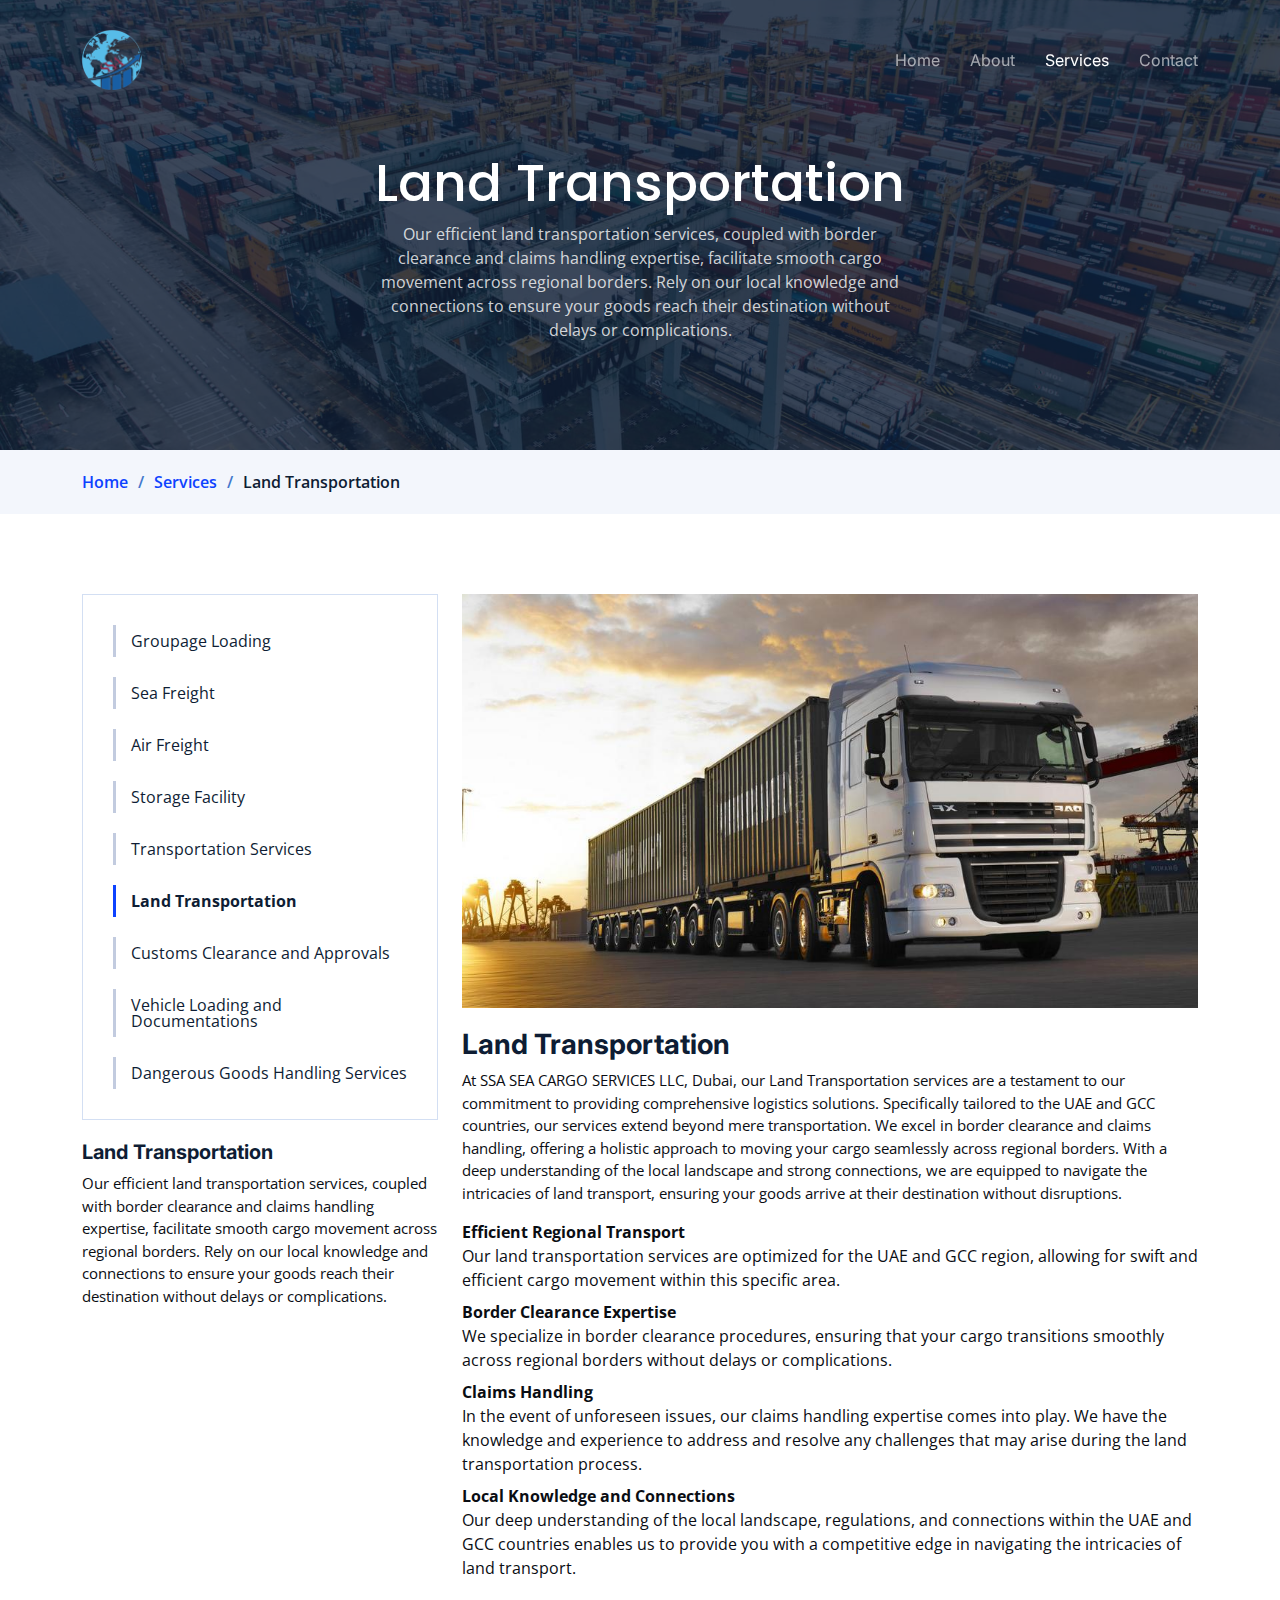
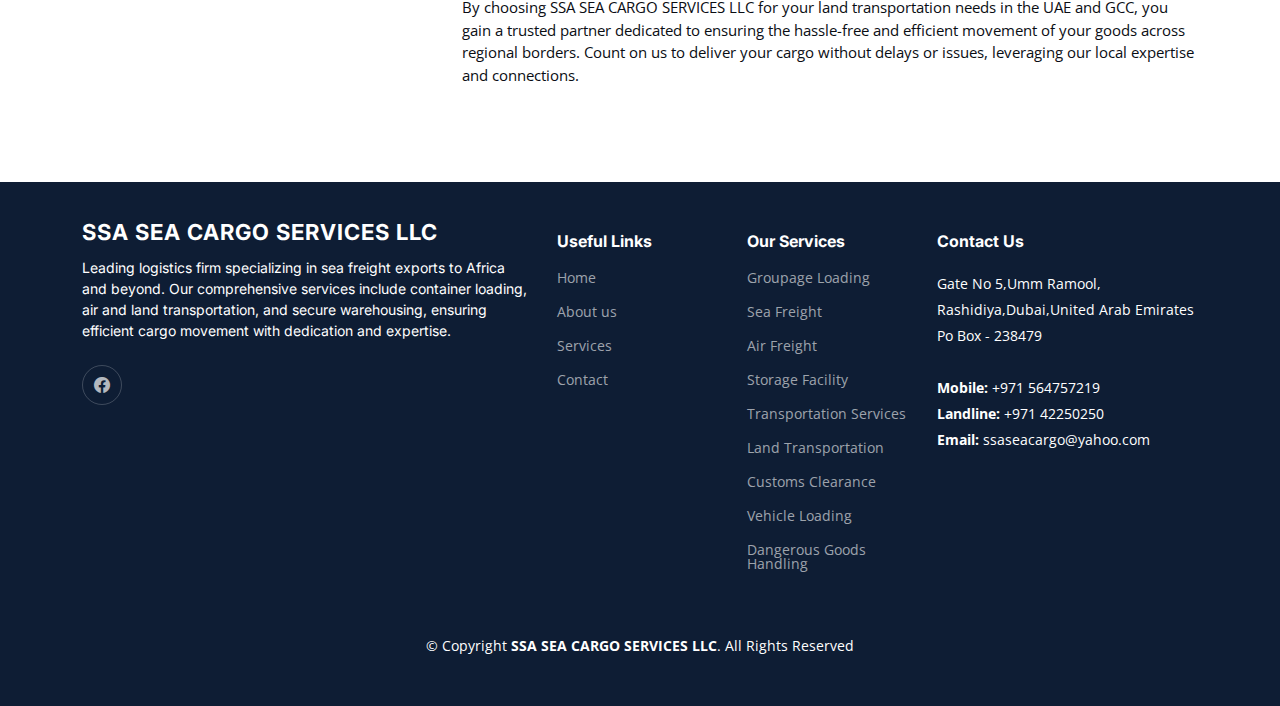
<file: landTransportation.html>
<!DOCTYPE html>
<html lang="en">
  <head>
    <meta charset="utf-8" />
    <meta content="width=device-width, initial-scale=1.0" name="viewport" />

    <title>SSA SEA CARGO</title>
    <meta content="" name="description" />
    <meta content="" name="keywords" />

    <!-- Favicons -->

    <link href="assets/img/logocircle.png" rel="icon" />

    <!-- Google Fonts -->
    <link rel="preconnect" href="https://fonts.googleapis.com" />
    <link rel="preconnect" href="https://fonts.gstatic.com" crossorigin />
    <link
      href="https://fonts.googleapis.com/css2?family=Open+Sans:ital,wght@0,300;0,400;0,500;0,600;0,700;1,300;1,400;1,600;1,700&family=Poppins:ital,wght@0,300;0,400;0,500;0,600;0,700;1,300;1,400;1,500;1,600;1,700&family=Inter:ital,wght@0,300;0,400;0,500;0,600;0,700;1,300;1,400;1,500;1,600;1,700&display=swap"
      rel="stylesheet"
    />

    <!-- Vendor CSS Files -->
    <link
      href="assets/vendor/bootstrap/css/bootstrap.min.css"
      rel="stylesheet"
    />
    <link
      href="assets/vendor/bootstrap-icons/bootstrap-icons.css"
      rel="stylesheet"
    />
    <link
      href="assets/vendor/fontawesome-free/css/all.min.css"
      rel="stylesheet"
    />
    <link
      href="assets/vendor/glightbox/css/glightbox.min.css"
      rel="stylesheet"
    />
    <link href="assets/vendor/swiper/swiper-bundle.min.css" rel="stylesheet" />
    <link href="assets/vendor/aos/aos.css" rel="stylesheet" />

    <!-- Template Main CSS File -->
    <link href="assets/css/main.css" rel="stylesheet" />
  </head>

  <body>
    <!-- ======= Header ======= -->
    <header id="header" class="header d-flex align-items-center fixed-top">
      <div
        class="container-fluid container-xl d-flex align-items-center justify-content-between"
      >
        <a href="index.html" class="logo d-flex align-items-center">
          <!-- Uncomment the line below if you also wish to use an image logo -->
          <img src="assets/img/logocircle.png" alt="" />
          <!-- <h1>Logis</h1> -->
        </a>

        <i class="mobile-nav-toggle mobile-nav-show bi bi-list"></i>
        <i class="mobile-nav-toggle mobile-nav-hide d-none bi bi-x"></i>
        <nav id="navbar" class="navbar">
          <ul>
            <li><a href="index.html">Home</a></li>
            <li><a href="about.html">About</a></li>
            <li><a href="services.html" class="active">Services</a></li>
            <li><a href="contact.html">Contact</a></li>
          </ul>
        </nav>
        <!-- .navbar -->
      </div>
    </header>
    <!-- End Header -->

    <main id="main">
      <!-- ======= Breadcrumbs ======= -->
      <div class="breadcrumbs">
        <div
          class="page-header d-flex align-items-center"
          style="background-image: url('assets/img/page-header.jpg')"
        >
          <div class="container position-relative">
            <div class="row d-flex justify-content-center">
              <div class="col-lg-6 text-center">
                <h2 >Land Transportation</h2>
                <p>
                  Our efficient land transportation services, coupled with
                  border clearance and claims handling expertise, facilitate
                  smooth cargo movement across regional borders. Rely on our
                  local knowledge and connections to ensure your goods reach
                  their destination without delays or complications.
                </p>
              </div>
            </div>
          </div>
        </div>
        <nav>
          <div class="container">
            <ol>
              <li><a href="index.html">Home</a></li>
              <li><a href="services.html">Services</a></li>
              <li>Land Transportation</li>
            </ol>
          </div>
        </nav>
      </div>
      <!-- End Breadcrumbs -->

      <!-- ======= Service Details Section ======= -->
      <section id="service-details" class="service-details">
        <div class="container" data-aos="fade-up">
          <div class="row gy-4">
            <div class="col-lg-4">
              <div class="services-list">
                <a href="groupageLoading.html">Groupage Loading</a>
                <a href="seaFreight.html">Sea Freight</a>
                <a href="airFreight.html">Air Freight</a>
                <a href="storageFacility.html">Storage Facility</a>
                <a href="transportationService.html">Transportation Services</a>
                <a href="landTransportation.html" class="active"
                  >Land Transportation</a
                >
                <a href="customsClearance.html"
                  >Customs Clearance and Approvals</a
                >
                <a href="vehicleLoading.html"
                  >Vehicle Loading and Documentations</a
                >
                <a href="dangerousGoodsHandling.html"
                  >Dangerous Goods Handling Services</a
                >
              </div>

              <h4>Land Transportation</h4>
              <p>
                Our efficient land transportation services, coupled with border
                clearance and claims handling expertise, facilitate smooth cargo
                movement across regional borders. Rely on our local knowledge
                and connections to ensure your goods reach their destination
                without delays or complications.
              </p>
            </div>

            <div class="col-lg-8">
              <img
                src="assets/img/land-transportation.jpg"
                alt=""
                class="img-fluid services-img"
              />
              <h3>Land Transportation</h3>
              <p>
                At SSA SEA CARGO SERVICES LLC, Dubai, our Land Transportation
                services are a testament to our commitment to providing
                comprehensive logistics solutions. Specifically tailored to the
                UAE and GCC countries, our services extend beyond mere
                transportation. We excel in border clearance and claims
                handling, offering a holistic approach to moving your cargo
                seamlessly across regional borders. With a deep understanding of
                the local landscape and strong connections, we are equipped to
                navigate the intricacies of land transport, ensuring your goods
                arrive at their destination without disruptions.
              </p>
              <dl>
                <dt>Efficient Regional Transport</dt>
                <dd>
                  Our land transportation services are optimized for the UAE and
                  GCC region, allowing for swift and efficient cargo movement
                  within this specific area.
                </dd>

                <dt>Border Clearance Expertise</dt>
                <dd>
                  We specialize in border clearance procedures, ensuring that
                  your cargo transitions smoothly across regional borders
                  without delays or complications.
                </dd>
                <dt>Claims Handling</dt>
                <dd>
                  In the event of unforeseen issues, our claims handling
                  expertise comes into play. We have the knowledge and
                  experience to address and resolve any challenges that may
                  arise during the land transportation process.
                </dd>
                <dt>Local Knowledge and Connections</dt>
                <dd>
                  Our deep understanding of the local landscape, regulations,
                  and connections within the UAE and GCC countries enables us to
                  provide you with a competitive edge in navigating the
                  intricacies of land transport.
                </dd>
              </dl>
              <p>
                By choosing SSA SEA CARGO SERVICES LLC for your land
                transportation needs in the UAE and GCC, you gain a trusted
                partner dedicated to ensuring the hassle-free and efficient
                movement of your goods across regional borders. Count on us to
                deliver your cargo without delays or issues, leveraging our
                local expertise and connections.
              </p>
            </div>
          </div>
        </div>
      </section>
      <!-- End Service Details Section -->
    </main>
    <!-- End #main -->

    <!-- ======= Footer ======= -->
    <footer id="footer" class="footer">
      <div class="container">
        <div class="row gy-4">
          <div class="col-lg-5 col-md-12 footer-info">
            <a href="index.html" class="logo d-flex align-items-center">
              <span>SSA SEA CARGO SERVICES LLC</span>
            </a>
            <p>
              Leading logistics firm specializing in sea freight exports to
              Africa and beyond. Our comprehensive services include container
              loading, air and land transportation, and secure warehousing,
              ensuring efficient cargo movement with dedication and expertise.
            </p>
            <div class="social-links d-flex mt-4">
              <a href="https://www.facebook.com/p/Ssa-sea-cargo-service-LLC-100084351562903" class="facebook"><i class="bi bi-facebook"></i></a>
            </div>
          </div>

          <div class="col-lg-2 col-6 footer-links">
            <h4>Useful Links</h4>
            <ul>
              <li><a href="index.html">Home</a></li>
              <li><a href="about.html">About us</a></li>
              <li><a href="services.html">Services</a></li>
              <li><a href="contact.html">Contact</a></li>
            </ul>
          </div>

          <div class="col-lg-2 col-6 footer-links">
            <h4>Our Services</h4>
            <ul>
              <li><a href="groupageLoading.html">Groupage Loading</a></li>
              <li><a href="seaFreight.html">Sea Freight</a></li>
              <li><a href="airFreight.html">Air Freight</a></li>
              <li><a href="storageFacility.html">Storage Facility</a></li>
              <li>
                <a href="transportationService.html">Transportation Services</a>
              </li>
              <li><a href="landTransportation.html">Land Transportation</a></li>
              <li><a href="customsClearance.html">Customs Clearance</a></li>
              <li><a href="vehicleLoading.html">Vehicle Loading</a></li>
              <li>
                <a href="dangerousGoodsHandling.html"
                  >Dangerous Goods Handling
                </a>
              </li>
            </ul>
          </div>

          <div
            class="col-lg-3 col-md-12 footer-contact text-center text-md-start"
          >
            <h4>Contact Us</h4>
            <p>
              Gate No 5,Umm Ramool,<br />
              Rashidiya,Dubai,United Arab Emirates<br />
              Po Box - 238479<br /><br />
              <strong>Mobile:</strong> +971 564757219<br />
              <strong>Landline:</strong> +971 42250250<br />
              <strong>Email:</strong> ssaseacargo@yahoo.com<br />
            </p>
          </div>
        </div>
      </div>

      <div class="container mt-4">
        <div class="copyright">
          &copy; Copyright
          <strong
            ><span
              ><a href="index.html" style="color: white"
                >SSA SEA CARGO SERVICES LLC</a
              ></span
            ></strong
          >. All Rights Reserved
        </div>
      </div>
    </footer>
    <!-- End Footer -->

    <a
      href="#"
      class="scroll-top d-flex align-items-center justify-content-center"
      ><i class="bi bi-arrow-up-short"></i
    ></a>
    <div id="preloader"></div>

    <!-- Vendor JS Files -->
    <script src="assets/vendor/bootstrap/js/bootstrap.bundle.min.js"></script>
    <script src="assets/vendor/purecounter/purecounter_vanilla.js"></script>
    <script src="assets/vendor/glightbox/js/glightbox.min.js"></script>
    <script src="assets/vendor/swiper/swiper-bundle.min.js"></script>
    <script src="assets/vendor/aos/aos.js"></script>
    <script src="assets/vendor/php-email-form/validate.js"></script>

    <!-- Template Main JS File -->
    <script src="assets/js/main.js"></script>
  </body>
</html>
</file>
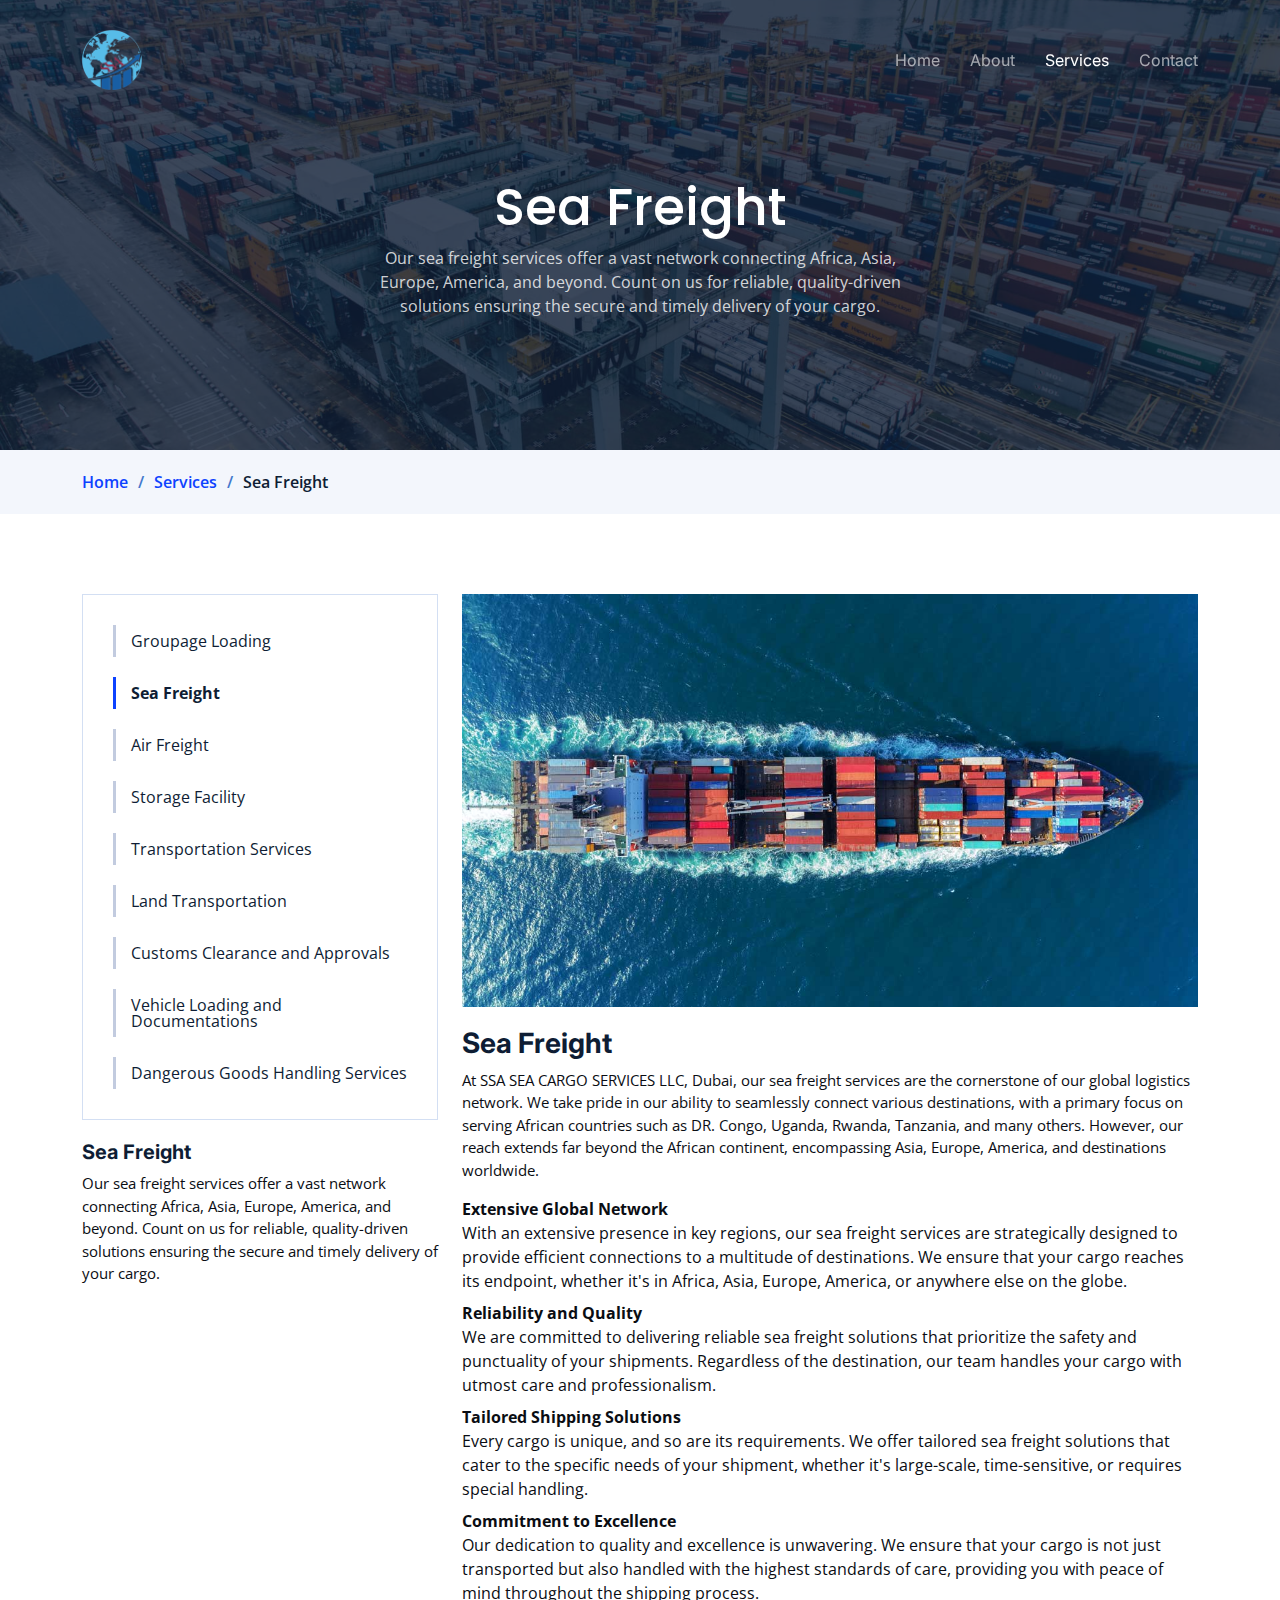
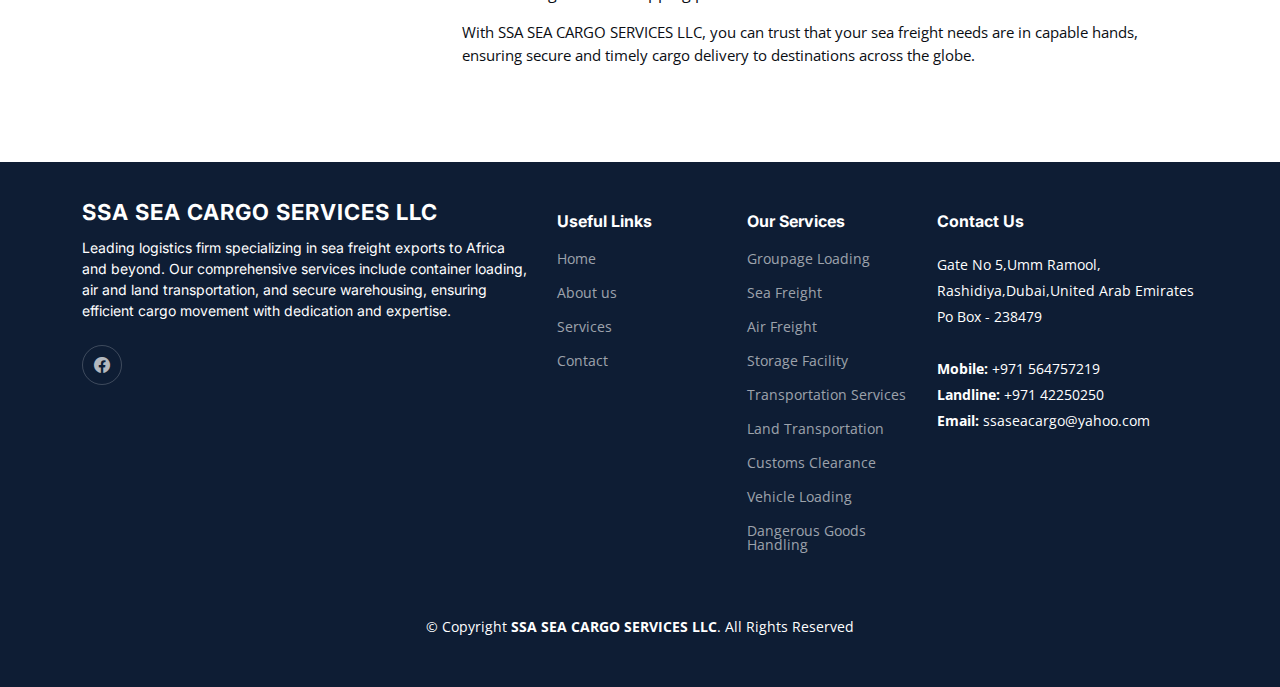
<file: seaFreight.html>
<!DOCTYPE html>
<html lang="en">
  <head>
    <meta charset="utf-8" />
    <meta content="width=device-width, initial-scale=1.0" name="viewport" />

    <title>SSA SEA CARGO</title>
    <meta content="" name="description" />
    <meta content="" name="keywords" />

    <!-- Favicons -->
    <link href="assets/img/logocircle.png" rel="icon" />

    <!-- Google Fonts -->
    <link rel="preconnect" href="https://fonts.googleapis.com" />
    <link rel="preconnect" href="https://fonts.gstatic.com" crossorigin />
    <link
      href="https://fonts.googleapis.com/css2?family=Open+Sans:ital,wght@0,300;0,400;0,500;0,600;0,700;1,300;1,400;1,600;1,700&family=Poppins:ital,wght@0,300;0,400;0,500;0,600;0,700;1,300;1,400;1,500;1,600;1,700&family=Inter:ital,wght@0,300;0,400;0,500;0,600;0,700;1,300;1,400;1,500;1,600;1,700&display=swap"
      rel="stylesheet"
    />

    <!-- Vendor CSS Files -->
    <link
      href="assets/vendor/bootstrap/css/bootstrap.min.css"
      rel="stylesheet"
    />
    <link
      href="assets/vendor/bootstrap-icons/bootstrap-icons.css"
      rel="stylesheet"
    />
    <link
      href="assets/vendor/fontawesome-free/css/all.min.css"
      rel="stylesheet"
    />
    <link
      href="assets/vendor/glightbox/css/glightbox.min.css"
      rel="stylesheet"
    />
    <link href="assets/vendor/swiper/swiper-bundle.min.css" rel="stylesheet" />
    <link href="assets/vendor/aos/aos.css" rel="stylesheet" />

    <!-- Template Main CSS File -->
    <link href="assets/css/main.css" rel="stylesheet" />
  </head>

  <body>
    <!-- ======= Header ======= -->
    <header id="header" class="header d-flex align-items-center fixed-top">
      <div
        class="container-fluid container-xl d-flex align-items-center justify-content-between"
      >
        <a href="index.html" class="logo d-flex align-items-center">
          <!-- Uncomment the line below if you also wish to use an image logo -->
          <img src="assets/img/logocircle.png" alt="" />
          <!-- <h1>Logis</h1> -->
        </a>

        <i class="mobile-nav-toggle mobile-nav-show bi bi-list"></i>
        <i class="mobile-nav-toggle mobile-nav-hide d-none bi bi-x"></i>
        <nav id="navbar" class="navbar">
          <ul>
            <li><a href="index.html">Home</a></li>
            <li><a href="about.html">About</a></li>
            <li><a href="services.html" class="active">Services</a></li>
            <li><a href="contact.html">Contact</a></li>
          </ul>
        </nav>
        <!-- .navbar -->
      </div>
    </header>
    <!-- End Header -->

    <main id="main">
      <!-- ======= Breadcrumbs ======= -->
      <div class="breadcrumbs">
        <div
          class="page-header d-flex align-items-center"
          style="background-image: url('assets/img/page-header.jpg')"
        >
          <div class="container position-relative">
            <div class="row d-flex justify-content-center">
              <div class="col-lg-6 text-center">
                <h2>Sea Freight</h2>
                <p>
                  Our sea freight services offer a vast network connecting
                  Africa, Asia, Europe, America, and beyond. Count on us for
                  reliable, quality-driven solutions ensuring the secure and
                  timely delivery of your cargo.
                </p>
              </div>
            </div>
          </div>
        </div>
        <nav>
          <div class="container">
            <ol>
              <li><a href="index.html">Home</a></li>
              <li><a href="services.html">Services</a></li>
              <li>Sea Freight</li>
            </ol>
          </div>
        </nav>
      </div>
      <!-- End Breadcrumbs -->

      <!-- ======= Service Details Section ======= -->
      <section id="service-details" class="service-details">
        <div class="container" data-aos="fade-up">
          <div class="row gy-4">
            <div class="col-lg-4">
              <div class="services-list">
                <a href="groupageLoading.html">Groupage Loading</a>
                <a href="seaFreight.html" class="active">Sea Freight</a>
                <a href="airFreight.html">Air Freight</a>
                <a href="storageFacility.html">Storage Facility</a>
                <a href="transportationService.html">Transportation Services</a>
                <a href="landTransportation.html">Land Transportation</a>
                <a href="customsClearance.html"
                  >Customs Clearance and Approvals</a
                >
                <a href="vehicleLoading.html"
                  >Vehicle Loading and Documentations</a
                >
                <a href="dangerousGoodsHandling.html"
                  >Dangerous Goods Handling Services</a
                >
              </div>

              <h4>Sea Freight</h4>
              <p>
                Our sea freight services offer a vast network connecting Africa,
                Asia, Europe, America, and beyond. Count on us for reliable,
                quality-driven solutions ensuring the secure and timely delivery
                of your cargo.
              </p>
            </div>

            <div class="col-lg-8">
              <img
                src="assets/img/sea-Freight1.jpg"
                alt=""
                class="img-fluid services-img"
              />
              <h3>Sea Freight</h3>
              <p>
                At SSA SEA CARGO SERVICES LLC, Dubai, our sea freight services
                are the cornerstone of our global logistics network. We take
                pride in our ability to seamlessly connect various destinations,
                with a primary focus on serving African countries such as DR.
                Congo, Uganda, Rwanda, Tanzania, and many others. However, our
                reach extends far beyond the African continent, encompassing
                Asia, Europe, America, and destinations worldwide.
              </p>
              <dl>
                <dt>Extensive Global Network</dt>
                <dd>
                  With an extensive presence in key regions, our sea freight
                  services are strategically designed to provide efficient
                  connections to a multitude of destinations. We ensure that
                  your cargo reaches its endpoint, whether it's in Africa, Asia,
                  Europe, America, or anywhere else on the globe.
                </dd>

                <dt>Reliability and Quality</dt>
                <dd>
                  We are committed to delivering reliable sea freight solutions
                  that prioritize the safety and punctuality of your shipments.
                  Regardless of the destination, our team handles your cargo
                  with utmost care and professionalism.
                </dd>

                <dt>Tailored Shipping Solutions</dt>
                <dd>
                  Every cargo is unique, and so are its requirements. We offer
                  tailored sea freight solutions that cater to the specific
                  needs of your shipment, whether it's large-scale,
                  time-sensitive, or requires special handling.
                </dd>

                <dt>Commitment to Excellence</dt>
                <dd>
                  Our dedication to quality and excellence is unwavering. We
                  ensure that your cargo is not just transported but also
                  handled with the highest standards of care, providing you with
                  peace of mind throughout the shipping process.
                </dd>
              </dl>
              <p>
                With SSA SEA CARGO SERVICES LLC, you can trust that your sea
                freight needs are in capable hands, ensuring secure and timely
                cargo delivery to destinations across the globe.
              </p>
            </div>
          </div>
        </div>
      </section>
      <!-- End Service Details Section -->
    </main>
    <!-- End #main -->

    <!-- ======= Footer ======= -->
    <footer id="footer" class="footer">
      <div class="container">
        <div class="row gy-4">
          <div class="col-lg-5 col-md-12 footer-info">
            <a href="index.html" class="logo d-flex align-items-center">
              <span>SSA SEA CARGO SERVICES LLC</span>
            </a>
            <p>
              Leading logistics firm specializing in sea freight exports to
              Africa and beyond. Our comprehensive services include container
              loading, air and land transportation, and secure warehousing,
              ensuring efficient cargo movement with dedication and expertise.
            </p>
            <div class="social-links d-flex mt-4">
              <a href="https://www.facebook.com/p/Ssa-sea-cargo-service-LLC-100084351562903" class="facebook"><i class="bi bi-facebook"></i></a>
            </div>
          </div>

          <div class="col-lg-2 col-6 footer-links">
            <h4>Useful Links</h4>
            <ul>
              <li><a href="index.html">Home</a></li>
              <li><a href="about.html">About us</a></li>
              <li><a href="services.html">Services</a></li>
              <li><a href="contact.html">Contact</a></li>
            </ul>
          </div>

          <div class="col-lg-2 col-6 footer-links">
            <h4>Our Services</h4>
            <ul>
              <li><a href="groupageLoading.html">Groupage Loading</a></li>
              <li><a href="seaFreight.html">Sea Freight</a></li>
              <li><a href="airFreight.html">Air Freight</a></li>
              <li><a href="storageFacility.html">Storage Facility</a></li>
              <li>
                <a href="transportationService.html">Transportation Services</a>
              </li>
              <li><a href="landTransportation.html">Land Transportation</a></li>
              <li><a href="customsClearance.html">Customs Clearance</a></li>
              <li><a href="vehicleLoading.html">Vehicle Loading</a></li>
              <li>
                <a href="dangerousGoodsHandling.html"
                  >Dangerous Goods Handling
                </a>
              </li>
            </ul>
          </div>

          <div
            class="col-lg-3 col-md-12 footer-contact text-center text-md-start"
          >
            <h4>Contact Us</h4>
            <p>
              Gate No 5,Umm Ramool,<br />
              Rashidiya,Dubai,United Arab Emirates<br />
              Po Box - 238479<br /><br />
              <strong>Mobile:</strong> +971 564757219<br />
              <strong>Landline:</strong> +971 42250250<br />
              <strong>Email:</strong> ssaseacargo@yahoo.com<br />
            </p>
          </div>
        </div>
      </div>

      <div class="container mt-4">
        <div class="copyright">
          &copy; Copyright
          <strong
            ><span
              ><a href="index.html" style="color: white"
                >SSA SEA CARGO SERVICES LLC</a
              ></span
            ></strong
          >. All Rights Reserved
        </div>
      </div>
    </footer>
    <!-- End Footer -->

    <a
      href="#"
      class="scroll-top d-flex align-items-center justify-content-center"
      ><i class="bi bi-arrow-up-short"></i
    ></a>

    <div id="preloader"></div>

    <!-- Vendor JS Files -->
    <script src="assets/vendor/bootstrap/js/bootstrap.bundle.min.js"></script>
    <script src="assets/vendor/purecounter/purecounter_vanilla.js"></script>
    <script src="assets/vendor/glightbox/js/glightbox.min.js"></script>
    <script src="assets/vendor/swiper/swiper-bundle.min.js"></script>
    <script src="assets/vendor/aos/aos.js"></script>
    <script src="assets/vendor/php-email-form/validate.js"></script>

    <!-- Template Main JS File -->
    <script src="assets/js/main.js"></script>
  </body>
</html>
</file>
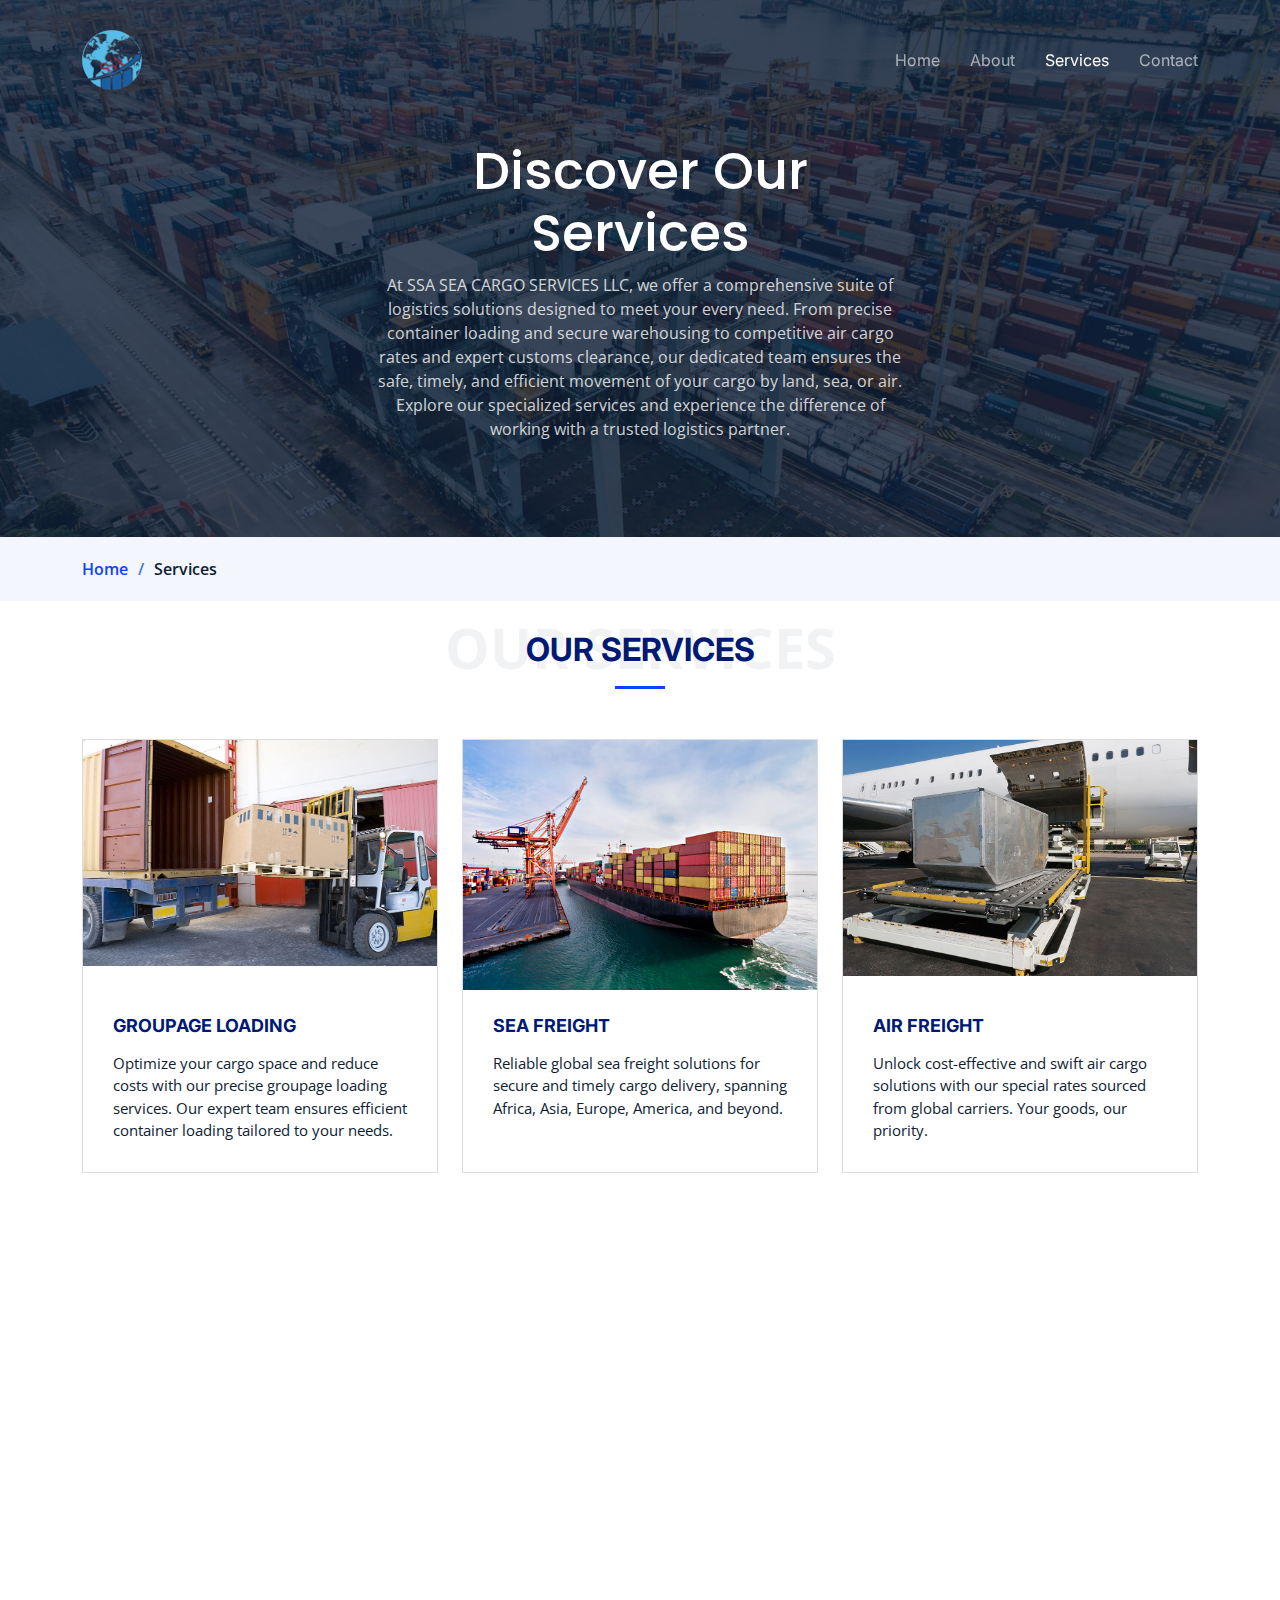
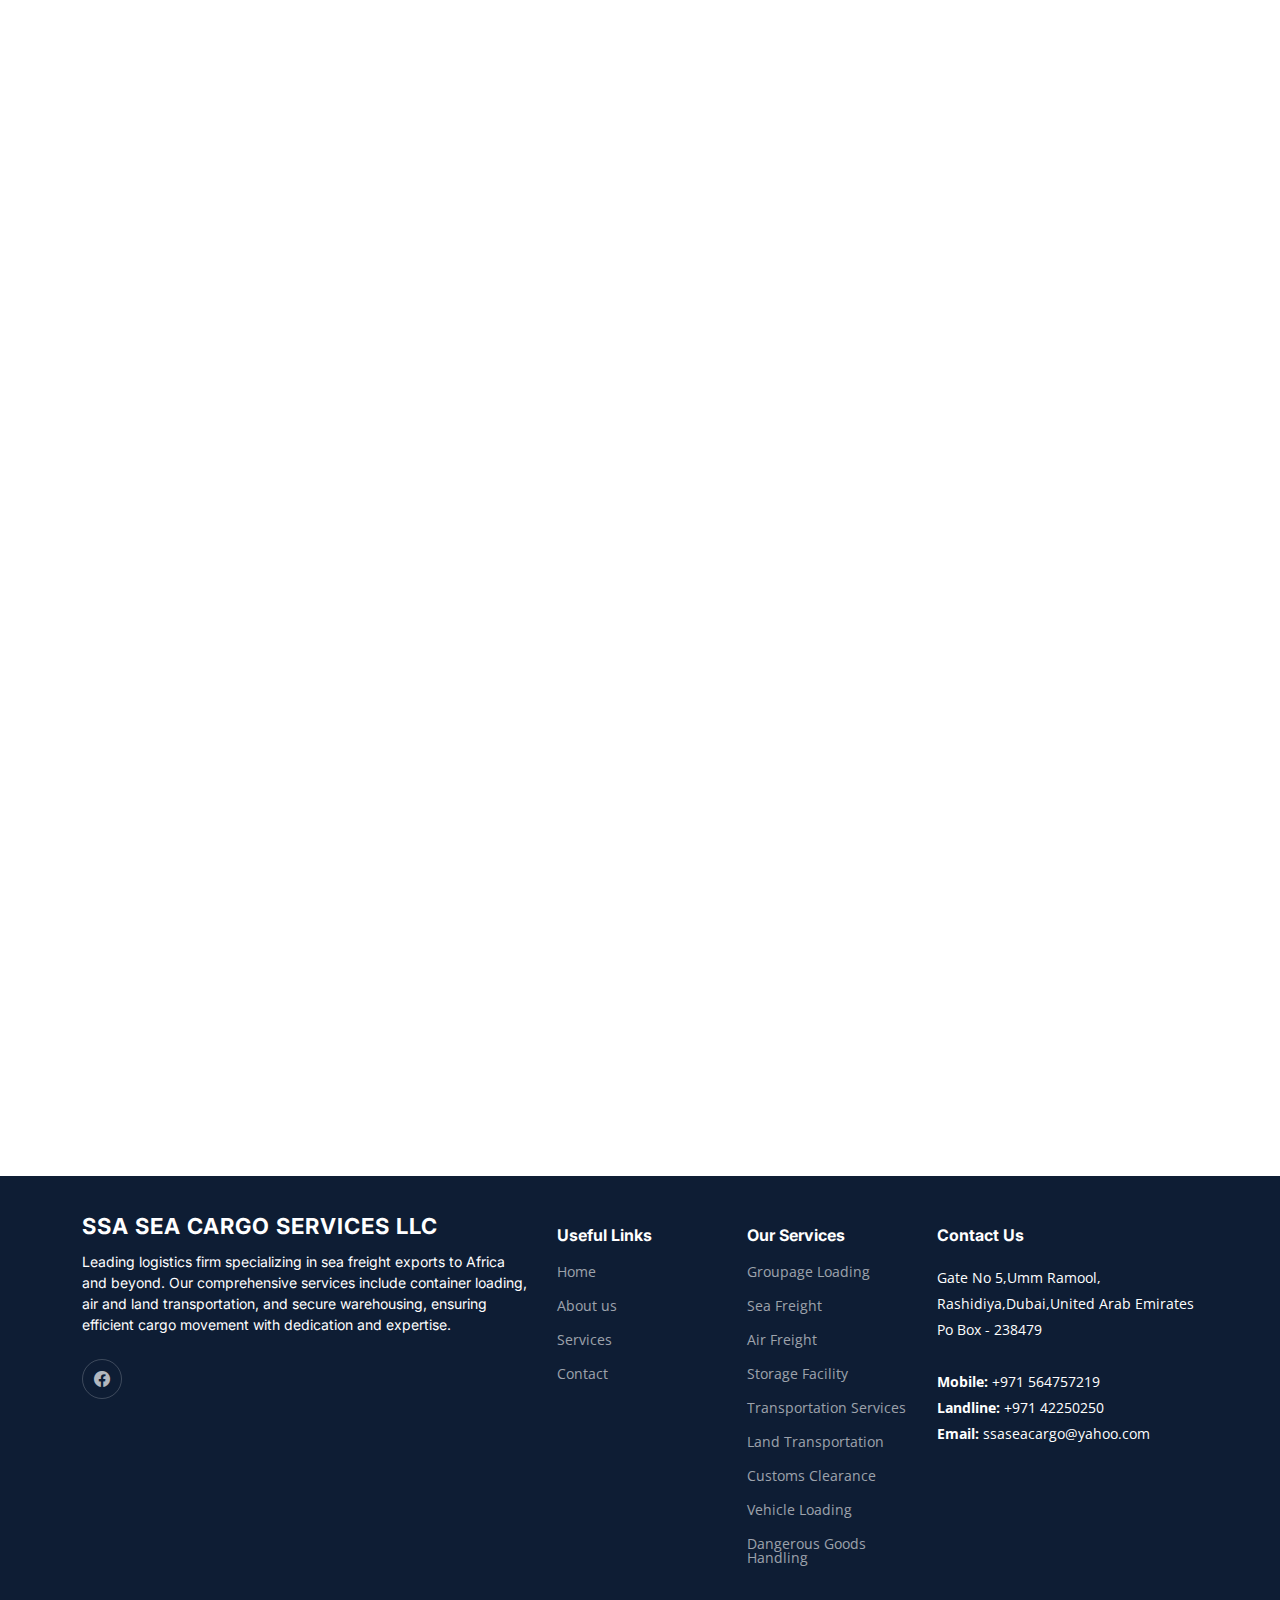
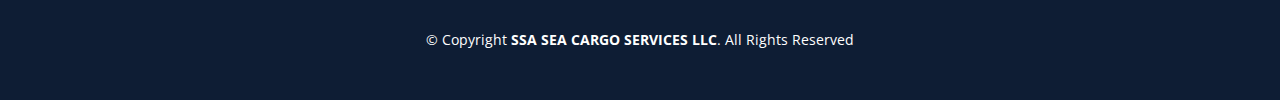
<file: services.html>
<!DOCTYPE html>
<html lang="en">
  <head>
    <meta charset="utf-8" />
    <meta content="width=device-width, initial-scale=1.0" name="viewport" />

    <title>SSA SEA CARGO</title>
    <meta content="" name="description" />
    <meta content="" name="keywords" />

    <!-- Favicons -->
    <link href="assets/img/logocircle.png" rel="icon" />

    <!-- Google Fonts -->
    <link rel="preconnect" href="https://fonts.googleapis.com" />
    <link rel="preconnect" href="https://fonts.gstatic.com" crossorigin />
    <link
      href="https://fonts.googleapis.com/css2?family=Open+Sans:ital,wght@0,300;0,400;0,500;0,600;0,700;1,300;1,400;1,600;1,700&family=Poppins:ital,wght@0,300;0,400;0,500;0,600;0,700;1,300;1,400;1,500;1,600;1,700&family=Inter:ital,wght@0,300;0,400;0,500;0,600;0,700;1,300;1,400;1,500;1,600;1,700&display=swap"
      rel="stylesheet"
    />

    <!-- Vendor CSS Files -->
    <link
      href="assets/vendor/bootstrap/css/bootstrap.min.css"
      rel="stylesheet"
    />
    <link
      href="assets/vendor/bootstrap-icons/bootstrap-icons.css"
      rel="stylesheet"
    />
    <link
      href="assets/vendor/fontawesome-free/css/all.min.css"
      rel="stylesheet"
    />
    <link
      href="assets/vendor/glightbox/css/glightbox.min.css"
      rel="stylesheet"
    />
    <link href="assets/vendor/swiper/swiper-bundle.min.css" rel="stylesheet" />
    <link href="assets/vendor/aos/aos.css" rel="stylesheet" />

    <!-- Template Main CSS File -->
    <link href="assets/css/main.css" rel="stylesheet" />
  </head>

  <body>
    <!-- ======= Header ======= -->
    <header id="header" class="header d-flex align-items-center fixed-top">
      <div
        class="container-fluid container-xl d-flex align-items-center justify-content-between"
      >
        <a href="index.html" class="logo d-flex align-items-center">
          <!-- Uncomment the line below if you also wish to use an image logo -->
          <img src="assets/img/logocircle.png" alt="" />
          <!-- <h1>Logis</h1> -->
        </a>

        <i class="mobile-nav-toggle mobile-nav-show bi bi-list"></i>
        <i class="mobile-nav-toggle mobile-nav-hide d-none bi bi-x"></i>
        <nav id="navbar" class="navbar">
          <ul>
            <li><a href="index.html">Home</a></li>
            <li><a href="about.html">About</a></li>
            <li><a href="services.html" class="active">Services</a></li>
            <li><a href="contact.html">Contact</a></li>
          </ul>
        </nav>
        <!-- .navbar -->
      </div>
    </header>
    <!-- End Header -->

    <main id="main">
      <!-- ======= Breadcrumbs ======= -->
      <div class="breadcrumbs">
        <div
          class="page-header d-flex align-items-center"
          style="background-image: url('assets/img/page-header.jpg')"
        >
          <div class="container position-relative">
            <div class="row d-flex justify-content-center">
              <div class="col-lg-6 text-center">
                <h2>Discover Our Services</h2>
                <p>
                  At SSA SEA CARGO SERVICES LLC, we offer a comprehensive suite
                  of logistics solutions designed to meet your every need. From
                  precise container loading and secure warehousing to
                  competitive air cargo rates and expert customs clearance, our
                  dedicated team ensures the safe, timely, and efficient
                  movement of your cargo by land, sea, or air. Explore our
                  specialized services and experience the difference of working
                  with a trusted logistics partner.
                </p>
              </div>
            </div>
          </div>
        </div>
        <nav>
          <div class="container">
            <ol>
              <li><a href="index.html">Home</a></li>
              <li>Services</li>
            </ol>
          </div>
        </nav>
      </div>

      <!-- ======= Services Section ======= -->
      <section id="service" class="services pt-0">
        <div class="container" data-aos="fade-up">
          <div class="section-header">
            <span>Our Services</span>
            <h2>Our Services</h2>
          </div>

          <div class="row gy-4">
            <div
              class="col-lg-4 col-md-6"
              data-aos="fade-up"
              data-aos-delay="100"
            >
              <div class="card">
                <div class="card-img">
                  <img
                    src="assets/img/services/groupageLoading2.jpg"
                    alt=""
                    class="img-fluid"
                  />
                </div>
                <h3>
                  <a href="groupageLoading.html" class="stretched-link"
                    >Groupage Loading</a
                  >
                </h3>
                <p>
                  Optimize your cargo space and reduce costs with our precise
                  groupage loading services. Our expert team ensures efficient
                  container loading tailored to your needs.
                </p>
              </div>
            </div>
            <!-- End Card Item -->

            <div
              class="col-lg-4 col-md-6"
              data-aos="fade-up"
              data-aos-delay="200"
            >
              <div class="card">
                <div class="card-img">
                  <img
                    src="assets/img/services/seaFreight3.jpg"
                    alt=""
                    class="img-fluid"
                  />
                </div>
                <h3>
                  <a href="seaFreight.html" class="stretched-link"
                    >Sea Freight</a
                  >
                </h3>
                <p>
                  Reliable global sea freight solutions for secure and timely
                  cargo delivery, spanning Africa, Asia, Europe, America, and
                  beyond.
                </p>
              </div>
            </div>
            <!-- End Card Item -->

            <div
              class="col-lg-4 col-md-6"
              data-aos="fade-up"
              data-aos-delay="300"
            >
              <div class="card">
                <div class="card-img">
                  <img
                    src="assets/img/services/airFreight2.jpg"
                    alt=""
                    class="img-fluid"
                  />
                </div>
                <h3>
                  <a href="airFreight.html" class="stretched-link"
                    >Air Freight</a
                  >
                </h3>
                <p>
                  Unlock cost-effective and swift air cargo solutions with our
                  special rates sourced from global carriers. Your goods, our
                  priority.
                </p>
              </div>
            </div>
            <!-- End Card Item -->

            <div
              class="col-lg-4 col-md-6"
              data-aos="fade-up"
              data-aos-delay="400"
            >
              <div class="card">
                <div class="card-img">
                  <img
                    src="assets/img/services/warehousing2.jpg"
                    alt=""
                    class="img-fluid"
                  />
                </div>
                <h3>
                  <a href="storageFacility.html" class="stretched-link"
                    >Storage Facility</a
                  >
                </h3>
                <p>
                  Secure and organized storage solutions for your goods in our
                  advanced warehouse facility, your logistics partner.
                </p>
              </div>
            </div>
            <!-- End Card Item -->

            <div
              class="col-lg-4 col-md-6"
              data-aos="fade-up"
              data-aos-delay="500"
            >
              <div class="card">
                <div class="card-img">
                  <img
                    src="assets/img/services/transport1.jpg"
                    alt=""
                    class="img-fluid"
                  />
                </div>
                <h3>
                  <a href="transportationService.html" class="stretched-link"
                    >Transportation Services</a
                  >
                </h3>
                <p>
                  Comprehensive transportation solutions with our versatile
                  fleet of trucks and trailers, ensuring smooth cargo delivery
                  and your peace of mind.
                </p>
              </div>
            </div>
            <!-- End Card Item -->

            <div
              class="col-lg-4 col-md-6"
              data-aos="fade-up"
              data-aos-delay="600"
            >
              <div class="card">
                <div class="card-img">
                  <img
                    src="assets/img/services/landTranspotation.jpg"
                    alt=""
                    class="img-fluid"
                  />
                </div>
                <h3>
                  <a href="landTransportation.html" class="stretched-link"
                    >Land Transportation</a
                  >
                </h3>
                <p>
                  Efficient land transportation solutions in the UAE and GCC,
                  including border clearance and claims handling for seamless
                  cargo movement.
                </p>
              </div>
            </div>
            <!-- End Card Item -->

            <div
              class="col-lg-4 col-md-6"
              data-aos="fade-up"
              data-aos-delay="400"
            >
              <div class="card">
                <div class="card-img">
                  <img
                    src="assets/img/services/customs-clearance.jpg"
                    alt=""
                    class="img-fluid"
                  />
                </div>
                <h3>
                  <a href="customsClearance.html" class="stretched-link"
                    >Customs Clearance and Approvals</a
                  >
                </h3>
                <p>
                  Simplify international trade with our expert customs clearance
                  and approvals services, ensuring compliance and saving you
                  time and effort.
                </p>
              </div>
            </div>
            <!-- End Card Item -->

            <div
              class="col-lg-4 col-md-6"
              data-aos="fade-up"
              data-aos-delay="500"
            >
              <div class="card">
                <div class="card-img">
                  <img
                    src="assets/img/services/vehicle-loading1.jpg"
                    alt=""
                    class="img-fluid"
                  />
                </div>
                <h3>
                  <a href="vehicleLoading.html" class="stretched-link"
                    >Vehicle Loading and Documentations</a
                  >
                </h3>
                <p>
                  Effortless vehicle loading and precise documentation – our
                  expertise ensures meticulous care and accuracy.
                </p>
              </div>
            </div>
            <!-- End Card Item -->

            <div
              class="col-lg-4 col-md-6"
              data-aos="fade-up"
              data-aos-delay="600"
            >
              <div class="card">
                <div class="card-img">
                  <img
                    src="assets/img/services/dangers-goods.jpg"
                    alt=""
                    class="img-fluid"
                  />
                </div>
                <h3>
                  <a href="dangerousGoodsHandling.html" class="stretched-link"
                    >Dangerous Goods Handling Services</a
                  >
                </h3>
                <p>
                  Ensuring safety at every step – our specialized services
                  handle, label, and document dangerous goods with full
                  compliance.
                </p>
              </div>
            </div>
            <!-- End Card Item -->
          </div>
        </div>
      </section>
      <!-- End Services Section -->

      <!-- ======= Features Section ======= -->
      <!-- End Features Section -->

      <!-- ======= Testimonials Section ======= -->
      <!-- End Testimonials Section -->
      <!-- ======= Frequently Asked Questions Section ======= -->
      <section id="faq" class="faq">
        <div class="container" data-aos="fade-up">
          <div class="section-header">
            <span>Frequently Asked Questions</span>
            <h2>Frequently Asked Questions</h2>
          </div>

          <div
            class="row justify-content-center"
            data-aos="fade-up"
            data-aos-delay="200"
          >
            <div class="col-lg-10">
              <div class="accordion accordion-flush" id="faqlist">
                <div class="accordion-item">
                  <h3 class="accordion-header">
                    <button
                      class="accordion-button collapsed"
                      type="button"
                      data-bs-toggle="collapse"
                      data-bs-target="#faq-content-1"
                    >
                      <i class="bi bi-question-circle question-icon"></i>
                      What makes SSA SEA CARGO SERVICES LLC stand out in the
                      logistics industry?
                    </button>
                  </h3>
                  <div
                    id="faq-content-1"
                    class="accordion-collapse collapse"
                    data-bs-parent="#faqlist"
                  >
                    <div class="accordion-body">
                      SSA SEA CARGO SERVICES LLC excels in providing tailored
                      container loading solutions, backed by a global network
                      for sea freight services. We offer competitive air cargo
                      rates, secure warehousing, and comprehensive customs
                      clearance, ensuring efficient, safe, and reliable cargo
                      transportation.
                    </div>
                  </div>
                </div>
                <!-- # Faq item-->

                <div class="accordion-item">
                  <h3 class="accordion-header">
                    <button
                      class="accordion-button collapsed"
                      type="button"
                      data-bs-toggle="collapse"
                      data-bs-target="#faq-content-2"
                    >
                      <i class="bi bi-question-circle question-icon"></i>
                      How does SSA SEA CARGO SERVICES LLC ensure the safety of
                      cargo, especially for specialized shipments like dangerous
                      goods?
                    </button>
                  </h3>
                  <div
                    id="faq-content-2"
                    class="accordion-collapse collapse"
                    data-bs-parent="#faqlist"
                  >
                    <div class="accordion-body">
                      Safety is our top priority. SSA SEA CARGO SERVICES LLC
                      offers specialized handling, packaging, labeling, and
                      documentation for dangerous goods, ensuring full
                      compliance with safety standards and regulations. We have
                      the expertise to safeguard your shipments.
                    </div>
                  </div>
                </div>
                <!-- # Faq item-->

                <div class="accordion-item">
                  <h3 class="accordion-header">
                    <button
                      class="accordion-button collapsed"
                      type="button"
                      data-bs-toggle="collapse"
                      data-bs-target="#faq-content-3"
                    >
                      <i class="bi bi-question-circle question-icon"></i>
                      Can SSA SEA CARGO SERVICES LLC handle complex customs
                      clearance processes efficiently?
                    </button>
                  </h3>
                  <div
                    id="faq-content-3"
                    class="accordion-collapse collapse"
                    data-bs-parent="#faqlist"
                  >
                    <div class="accordion-body">
                      Absolutely. We specialize in all types of customs
                      clearances for import and export shipments. Our services
                      include managing customs documentation, conducting
                      inspections for VAT compliance, liaising with authorities,
                      and adhering to regulations. We save you time and effort
                      while ensuring compliance.
                    </div>
                  </div>
                </div>
                <!-- # Faq item-->

                <div class="accordion-item">
                  <h3 class="accordion-header">
                    <button
                      class="accordion-button collapsed"
                      type="button"
                      data-bs-toggle="collapse"
                      data-bs-target="#faq-content-4"
                    >
                      <i class="bi bi-question-circle question-icon"></i>
                      What geographical areas does SSA SEA CARGO SERVICES LLC
                      primarily serve?
                    </button>
                  </h3>
                  <div
                    id="faq-content-4"
                    class="accordion-collapse collapse"
                    data-bs-parent="#faqlist"
                  >
                    <div class="accordion-body">
                      <i class="bi bi-question-circle question-icon"></i>
                      SSA SEA CARGO SERVICES LLC specializes in sea freight
                      exports to African destinations, including DR. Congo,
                      Uganda, Tanzania, Abidjan, and Rwanda. However, our global
                      network extends to Asia, Europe, America, and worldwide
                      locations, making us your ideal logistics partner for
                      diverse international shipments.
                    </div>
                  </div>
                </div>
              </div>
            </div>
          </div>
        </div>
      </section>
      <!-- End Frequently Asked Questions Section -->
    </main>
    <!-- End #main -->

    <!-- ======= Footer ======= -->
    <footer id="footer" class="footer">
      <div class="container">
        <div class="row gy-4">
          <div class="col-lg-5 col-md-12 footer-info">
            <a href="index.html" class="logo d-flex align-items-center">
              <span>SSA SEA CARGO SERVICES LLC</span>
            </a>
            <p>
              Leading logistics firm specializing in sea freight exports to
              Africa and beyond. Our comprehensive services include container
              loading, air and land transportation, and secure warehousing,
              ensuring efficient cargo movement with dedication and expertise.
            </p>
            <div class="social-links d-flex mt-4">
              <a href="https://www.facebook.com/p/Ssa-sea-cargo-service-LLC-100084351562903" class="facebook"><i class="bi bi-facebook"></i></a>
            </div>
          </div>

          <div class="col-lg-2 col-6 footer-links">
            <h4>Useful Links</h4>
            <ul>
              <li><a href="index.html">Home</a></li>
              <li><a href="about.html">About us</a></li>
              <li><a href="services.html">Services</a></li>
              <li><a href="contact.html">Contact</a></li>
            </ul>
          </div>

          <div class="col-lg-2 col-6 footer-links">
            <h4>Our Services</h4>
            <ul>
              <li><a href="groupageLoading.html">Groupage Loading</a></li>
              <li><a href="seaFreight.html">Sea Freight</a></li>
              <li><a href="airFreight.html">Air Freight</a></li>
              <li><a href="storageFacility.html">Storage Facility</a></li>
              <li>
                <a href="transportationService.html">Transportation Services</a>
              </li>
              <li><a href="landTransportation.html">Land Transportation</a></li>
              <li><a href="customsClearance.html">Customs Clearance</a></li>
              <li><a href="vehicleLoading.html">Vehicle Loading</a></li>
              <li>
                <a href="dangerousGoodsHandling.html"
                  >Dangerous Goods Handling
                </a>
              </li>
            </ul>
          </div>

          <div
            class="col-lg-3 col-md-12 footer-contact text-center text-md-start"
          >
            <h4>Contact Us</h4>
            <p>
              Gate No 5,Umm Ramool,<br />
              Rashidiya,Dubai,United Arab Emirates<br />
              Po Box - 238479<br /><br />
              <strong>Mobile:</strong> +971 564757219<br />
              <strong>Landline:</strong> +971 42250250<br />
              <strong>Email:</strong> ssaseacargo@yahoo.com<br />
            </p>
          </div>
        </div>
      </div>

      <div class="container mt-4">
        <div class="copyright">
          &copy; Copyright
          <strong
            ><span
              ><a href="index.html" style="color: white"
                >SSA SEA CARGO SERVICES LLC</a
              ></span
            ></strong
          >. All Rights Reserved
        </div>
      </div>
    </footer>
    <!-- End Footer -->
    <!-- End Footer -->

    <a
      href="#"
      class="scroll-top d-flex align-items-center justify-content-center"
      ><i class="bi bi-arrow-up-short"></i
    ></a>
    <div id="preloader"></div>

    <!-- Vendor JS Files -->
    <script src="assets/vendor/bootstrap/js/bootstrap.bundle.min.js"></script>
    <script src="assets/vendor/purecounter/purecounter_vanilla.js"></script>
    <script src="assets/vendor/glightbox/js/glightbox.min.js"></script>
    <script src="assets/vendor/swiper/swiper-bundle.min.js"></script>
    <script src="assets/vendor/aos/aos.js"></script>
    <script src="assets/vendor/php-email-form/validate.js"></script>

    <!-- Template Main JS File -->
    <script src="assets/js/main.js"></script>
  </body>
</html>
</file>
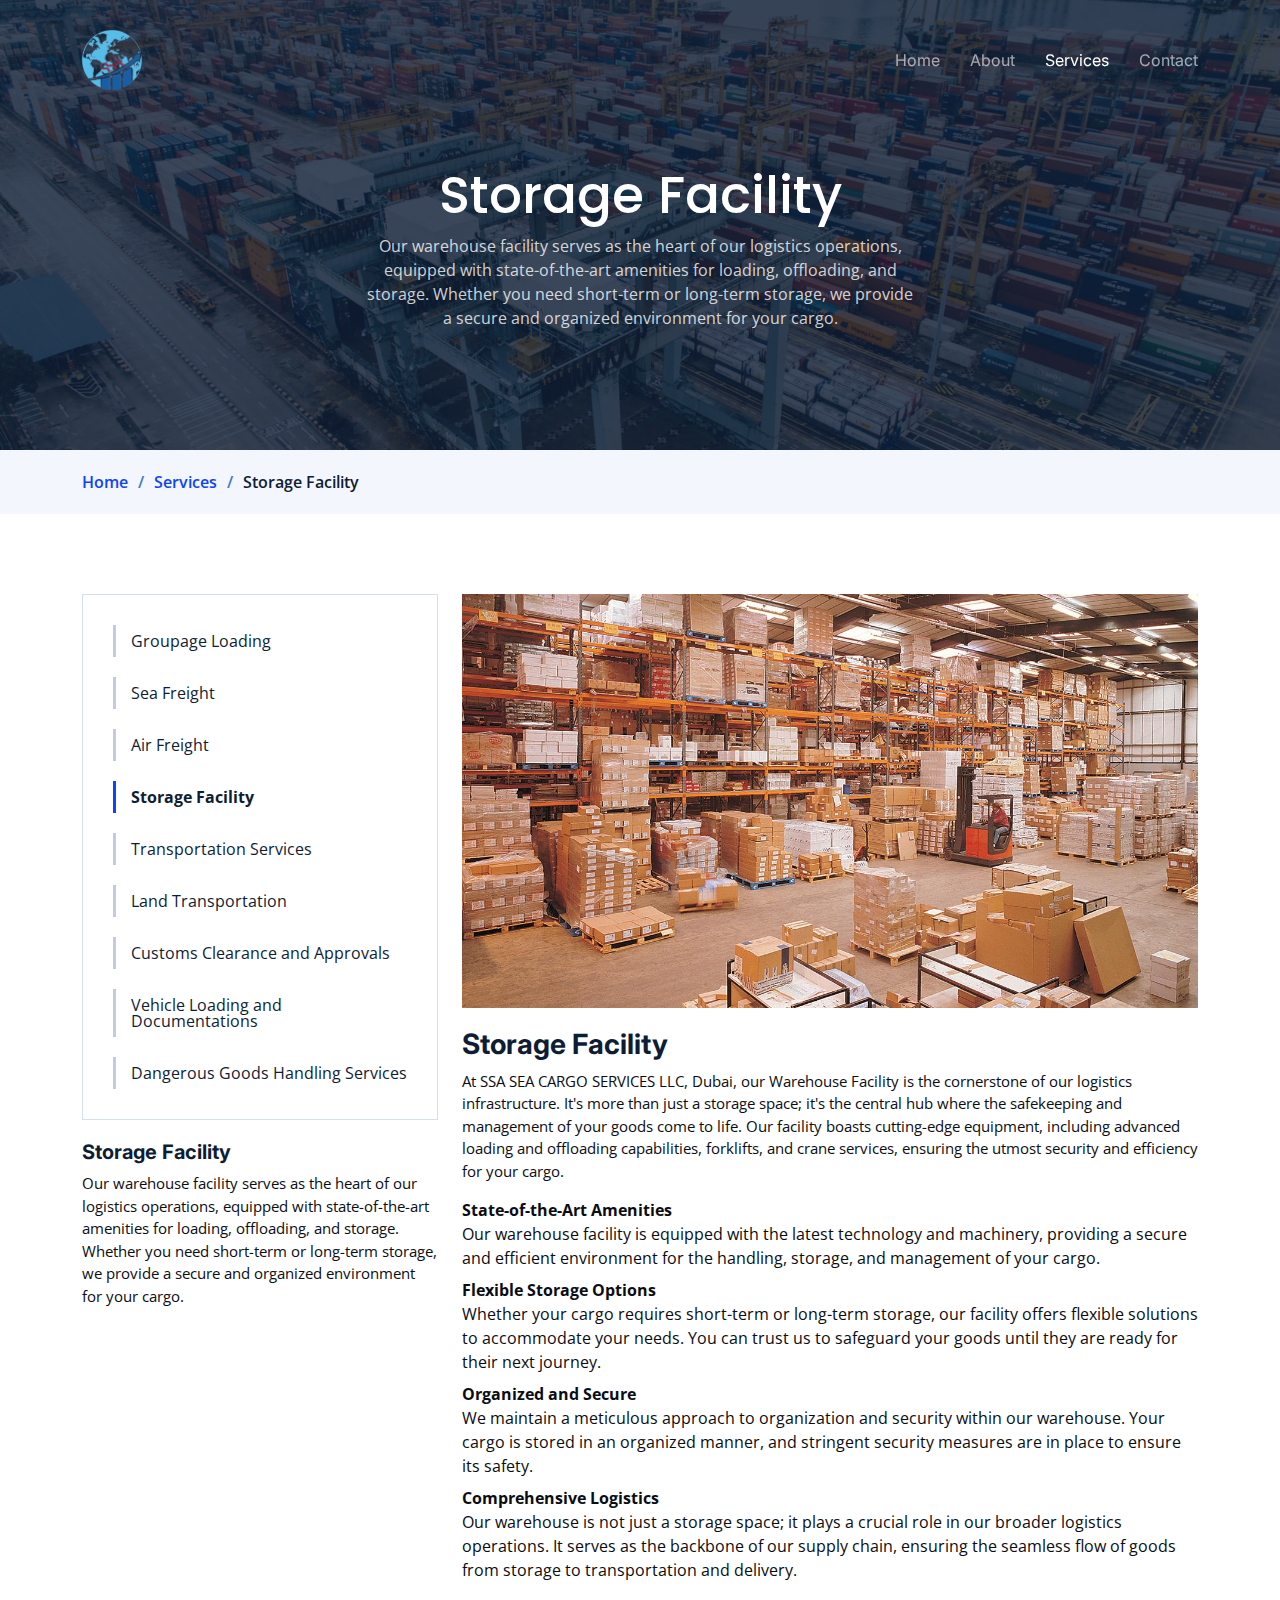
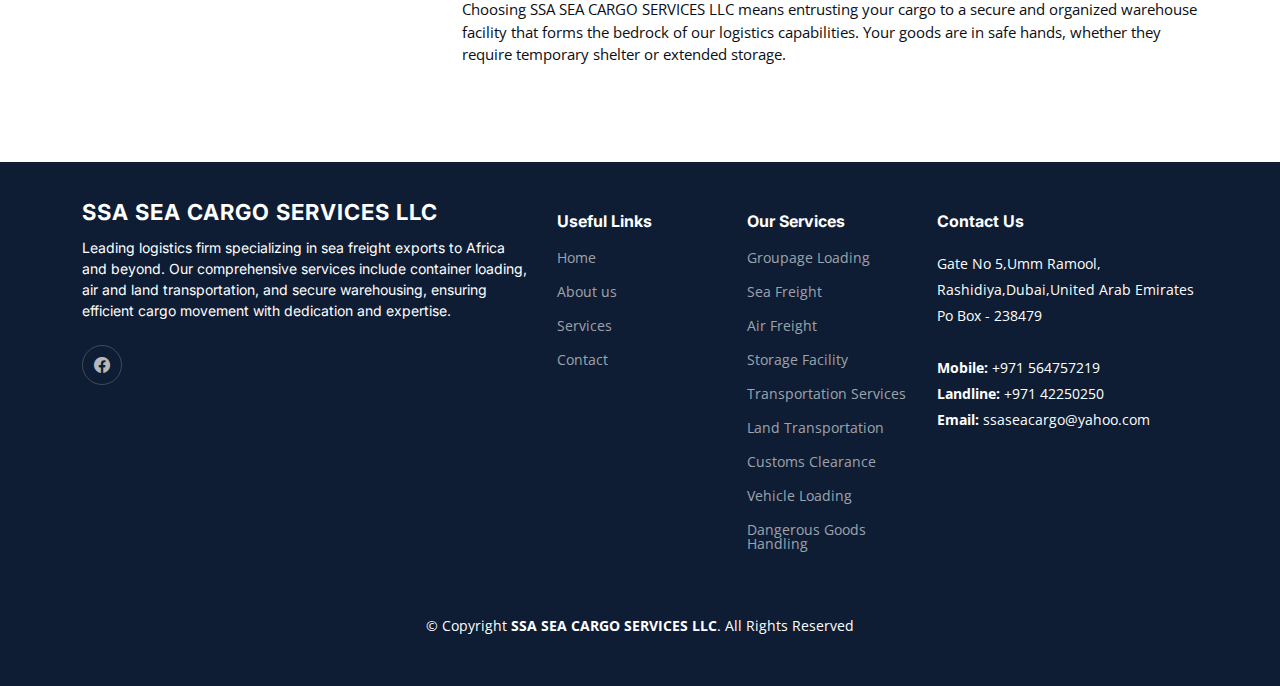
<file: storageFacility.html>
<!DOCTYPE html>
<html lang="en">
  <head>
    <meta charset="utf-8" />
    <meta content="width=device-width, initial-scale=1.0" name="viewport" />

    <title>SSA SEA CARGO</title>
    <meta content="" name="description" />
    <meta content="" name="keywords" />

    <!-- Favicons -->

    <link href="assets/img/logocircle.png" rel="icon" />

    <!-- Google Fonts -->
    <link rel="preconnect" href="https://fonts.googleapis.com" />
    <link rel="preconnect" href="https://fonts.gstatic.com" crossorigin />
    <link
      href="https://fonts.googleapis.com/css2?family=Open+Sans:ital,wght@0,300;0,400;0,500;0,600;0,700;1,300;1,400;1,600;1,700&family=Poppins:ital,wght@0,300;0,400;0,500;0,600;0,700;1,300;1,400;1,500;1,600;1,700&family=Inter:ital,wght@0,300;0,400;0,500;0,600;0,700;1,300;1,400;1,500;1,600;1,700&display=swap"
      rel="stylesheet"
    />

    <!-- Vendor CSS Files -->
    <link
      href="assets/vendor/bootstrap/css/bootstrap.min.css"
      rel="stylesheet"
    />
    <link
      href="assets/vendor/bootstrap-icons/bootstrap-icons.css"
      rel="stylesheet"
    />
    <link
      href="assets/vendor/fontawesome-free/css/all.min.css"
      rel="stylesheet"
    />
    <link
      href="assets/vendor/glightbox/css/glightbox.min.css"
      rel="stylesheet"
    />
    <link href="assets/vendor/swiper/swiper-bundle.min.css" rel="stylesheet" />
    <link href="assets/vendor/aos/aos.css" rel="stylesheet" />

    <!-- Template Main CSS File -->
    <link href="assets/css/main.css" rel="stylesheet" />
  </head>

  <body>
    <!-- ======= Header ======= -->
    <header id="header" class="header d-flex align-items-center fixed-top">
      <div
        class="container-fluid container-xl d-flex align-items-center justify-content-between"
      >
        <a href="index.html" class="logo d-flex align-items-center">
          <!-- Uncomment the line below if you also wish to use an image logo -->
          <img src="assets/img/logocircle.png" alt="" />
          <!-- <h1>Logis</h1> -->
        </a>

        <i class="mobile-nav-toggle mobile-nav-show bi bi-list"></i>
        <i class="mobile-nav-toggle mobile-nav-hide d-none bi bi-x"></i>
        <nav id="navbar" class="navbar">
          <ul>
            <li><a href="index.html">Home</a></li>
            <li><a href="about.html">About</a></li>
            <li><a href="services.html" class="active">Services</a></li>
            <li><a href="contact.html">Contact</a></li>
          </ul>
        </nav>
        <!-- .navbar -->
      </div>
    </header>
    <!-- End Header -->

    <main id="main">
      <!-- ======= Breadcrumbs ======= -->
      <div class="breadcrumbs">
        <div
          class="page-header d-flex align-items-center"
          style="background-image: url('assets/img/page-header.jpg')"
        >
          <div class="container position-relative">
            <div class="row d-flex justify-content-center">
              <div class="col-lg-6 text-center">
                <h2>Storage Facility</h2>
                <p>
                  Our warehouse facility serves as the heart of our logistics
                  operations, equipped with state-of-the-art amenities for
                  loading, offloading, and storage. Whether you need short-term
                  or long-term storage, we provide a secure and organized
                  environment for your cargo.
                </p>
              </div>
            </div>
          </div>
        </div>
        <nav>
          <div class="container">
            <ol>
              <li><a href="index.html">Home</a></li>
              <li><a href="services.html">Services</a></li>
              <li>Storage Facility</li>
            </ol>
          </div>
        </nav>
      </div>
      <!-- End Breadcrumbs -->

      <!-- ======= Service Details Section ======= -->
      <section id="service-details" class="service-details">
        <div class="container" data-aos="fade-up">
          <div class="row gy-4">
            <div class="col-lg-4">
              <div class="services-list">
                <a href="groupageLoading.html">Groupage Loading</a>
                <a href="seaFreight.html">Sea Freight</a>
                <a href="airFreight.html">Air Freight</a>
                <a href="storageFacility.html" class="active"
                  >Storage Facility</a
                >
                <a href="transportationService.html">Transportation Services</a>
                <a href="landTransportation.html">Land Transportation</a>
                <a href="customsClearance.html"
                  >Customs Clearance and Approvals</a
                >
                <a href="vehicleLoading.html"
                  >Vehicle Loading and Documentations</a
                >
                <a href="dangerousGoodsHandling.html"
                  >Dangerous Goods Handling Services</a
                >
              </div>

              <h4>Storage Facility</h4>
              <p>
                Our warehouse facility serves as the heart of our logistics
                operations, equipped with state-of-the-art amenities for
                loading, offloading, and storage. Whether you need short-term or
                long-term storage, we provide a secure and organized environment
                for your cargo.
              </p>
            </div>

            <div class="col-lg-8">
              <img
                src="assets/img/weare-housing1.jpeg"
                alt=""
                class="img-fluid services-img"
              />
              <h3>Storage Facility</h3>
              <p>
                At SSA SEA CARGO SERVICES LLC, Dubai, our Warehouse Facility is
                the cornerstone of our logistics infrastructure. It's more than
                just a storage space; it's the central hub where the safekeeping
                and management of your goods come to life. Our facility boasts
                cutting-edge equipment, including advanced loading and
                offloading capabilities, forklifts, and crane services, ensuring
                the utmost security and efficiency for your cargo.
              </p>
              <dl>
                <dt>State-of-the-Art Amenities</dt>
                <dd>
                  Our warehouse facility is equipped with the latest technology
                  and machinery, providing a secure and efficient environment
                  for the handling, storage, and management of your cargo.
                </dd>

                <dt>Flexible Storage Options</dt>
                <dd>
                  Whether your cargo requires short-term or long-term storage,
                  our facility offers flexible solutions to accommodate your
                  needs. You can trust us to safeguard your goods until they are
                  ready for their next journey.
                </dd>

                <dt>Organized and Secure</dt>
                <dd>
                  We maintain a meticulous approach to organization and security
                  within our warehouse. Your cargo is stored in an organized
                  manner, and stringent security measures are in place to ensure
                  its safety.
                </dd>

                <dt>Comprehensive Logistics</dt>
                <dd>
                  Our warehouse is not just a storage space; it plays a crucial
                  role in our broader logistics operations. It serves as the
                  backbone of our supply chain, ensuring the seamless flow of
                  goods from storage to transportation and delivery.
                </dd>
              </dl>
              <p>
                Choosing SSA SEA CARGO SERVICES LLC means entrusting your cargo
                to a secure and organized warehouse facility that forms the
                bedrock of our logistics capabilities. Your goods are in safe
                hands, whether they require temporary shelter or extended
                storage.
              </p>
            </div>
          </div>
        </div>
      </section>
      <!-- End Service Details Section -->
    </main>
    <!-- End #main -->

    <!-- ======= Footer ======= -->
    <footer id="footer" class="footer">
      <div class="container">
        <div class="row gy-4">
          <div class="col-lg-5 col-md-12 footer-info">
            <a href="index.html" class="logo d-flex align-items-center">
              <span>SSA SEA CARGO SERVICES LLC</span>
            </a>
            <p>
              Leading logistics firm specializing in sea freight exports to
              Africa and beyond. Our comprehensive services include container
              loading, air and land transportation, and secure warehousing,
              ensuring efficient cargo movement with dedication and expertise.
            </p>
            <div class="social-links d-flex mt-4">
              <a href="https://www.facebook.com/p/Ssa-sea-cargo-service-LLC-100084351562903" class="facebook"><i class="bi bi-facebook"></i></a>
            </div>
          </div>

          <div class="col-lg-2 col-6 footer-links">
            <h4>Useful Links</h4>
            <ul>
              <li><a href="index.html">Home</a></li>
              <li><a href="about.html">About us</a></li>
              <li><a href="services.html">Services</a></li>
              <li><a href="contact.html">Contact</a></li>
            </ul>
          </div>

          <div class="col-lg-2 col-6 footer-links">
            <h4>Our Services</h4>
            <ul>
              <li><a href="groupageLoading.html">Groupage Loading</a></li>
              <li><a href="seaFreight.html">Sea Freight</a></li>
              <li><a href="airFreight.html">Air Freight</a></li>
              <li><a href="storageFacility.html">Storage Facility</a></li>
              <li>
                <a href="transportationService.html">Transportation Services</a>
              </li>
              <li><a href="landTransportation.html">Land Transportation</a></li>
              <li><a href="customsClearance.html">Customs Clearance</a></li>
              <li><a href="vehicleLoading.html">Vehicle Loading</a></li>
              <li>
                <a href="dangerousGoodsHandling.html"
                  >Dangerous Goods Handling
                </a>
              </li>
            </ul>
          </div>

          <div
            class="col-lg-3 col-md-12 footer-contact text-center text-md-start"
          >
            <h4>Contact Us</h4>
            <p>
              Gate No 5,Umm Ramool,<br />
              Rashidiya,Dubai,United Arab Emirates<br />
              Po Box - 238479<br /><br />
              <strong>Mobile:</strong> +971 564757219<br />
              <strong>Landline:</strong> +971 42250250<br />
              <strong>Email:</strong> ssaseacargo@yahoo.com<br />
            </p>
          </div>
        </div>
      </div>

      <div class="container mt-4">
        <div class="copyright">
          &copy; Copyright
          <strong
            ><span
              ><a href="index.html" style="color: white"
                >SSA SEA CARGO SERVICES LLC</a
              ></span
            ></strong
          >. All Rights Reserved
        </div>
      </div>
    </footer>
    <!-- End Footer -->

    <a
      href="#"
      class="scroll-top d-flex align-items-center justify-content-center"
      ><i class="bi bi-arrow-up-short"></i
    ></a>
    <div id="preloader"></div>

    <!-- Vendor JS Files -->
    <script src="assets/vendor/bootstrap/js/bootstrap.bundle.min.js"></script>
    <script src="assets/vendor/purecounter/purecounter_vanilla.js"></script>
    <script src="assets/vendor/glightbox/js/glightbox.min.js"></script>
    <script src="assets/vendor/swiper/swiper-bundle.min.js"></script>
    <script src="assets/vendor/aos/aos.js"></script>
    <script src="assets/vendor/php-email-form/validate.js"></script>

    <!-- Template Main JS File -->
    <script src="assets/js/main.js"></script>
  </body>
</html>
</file>
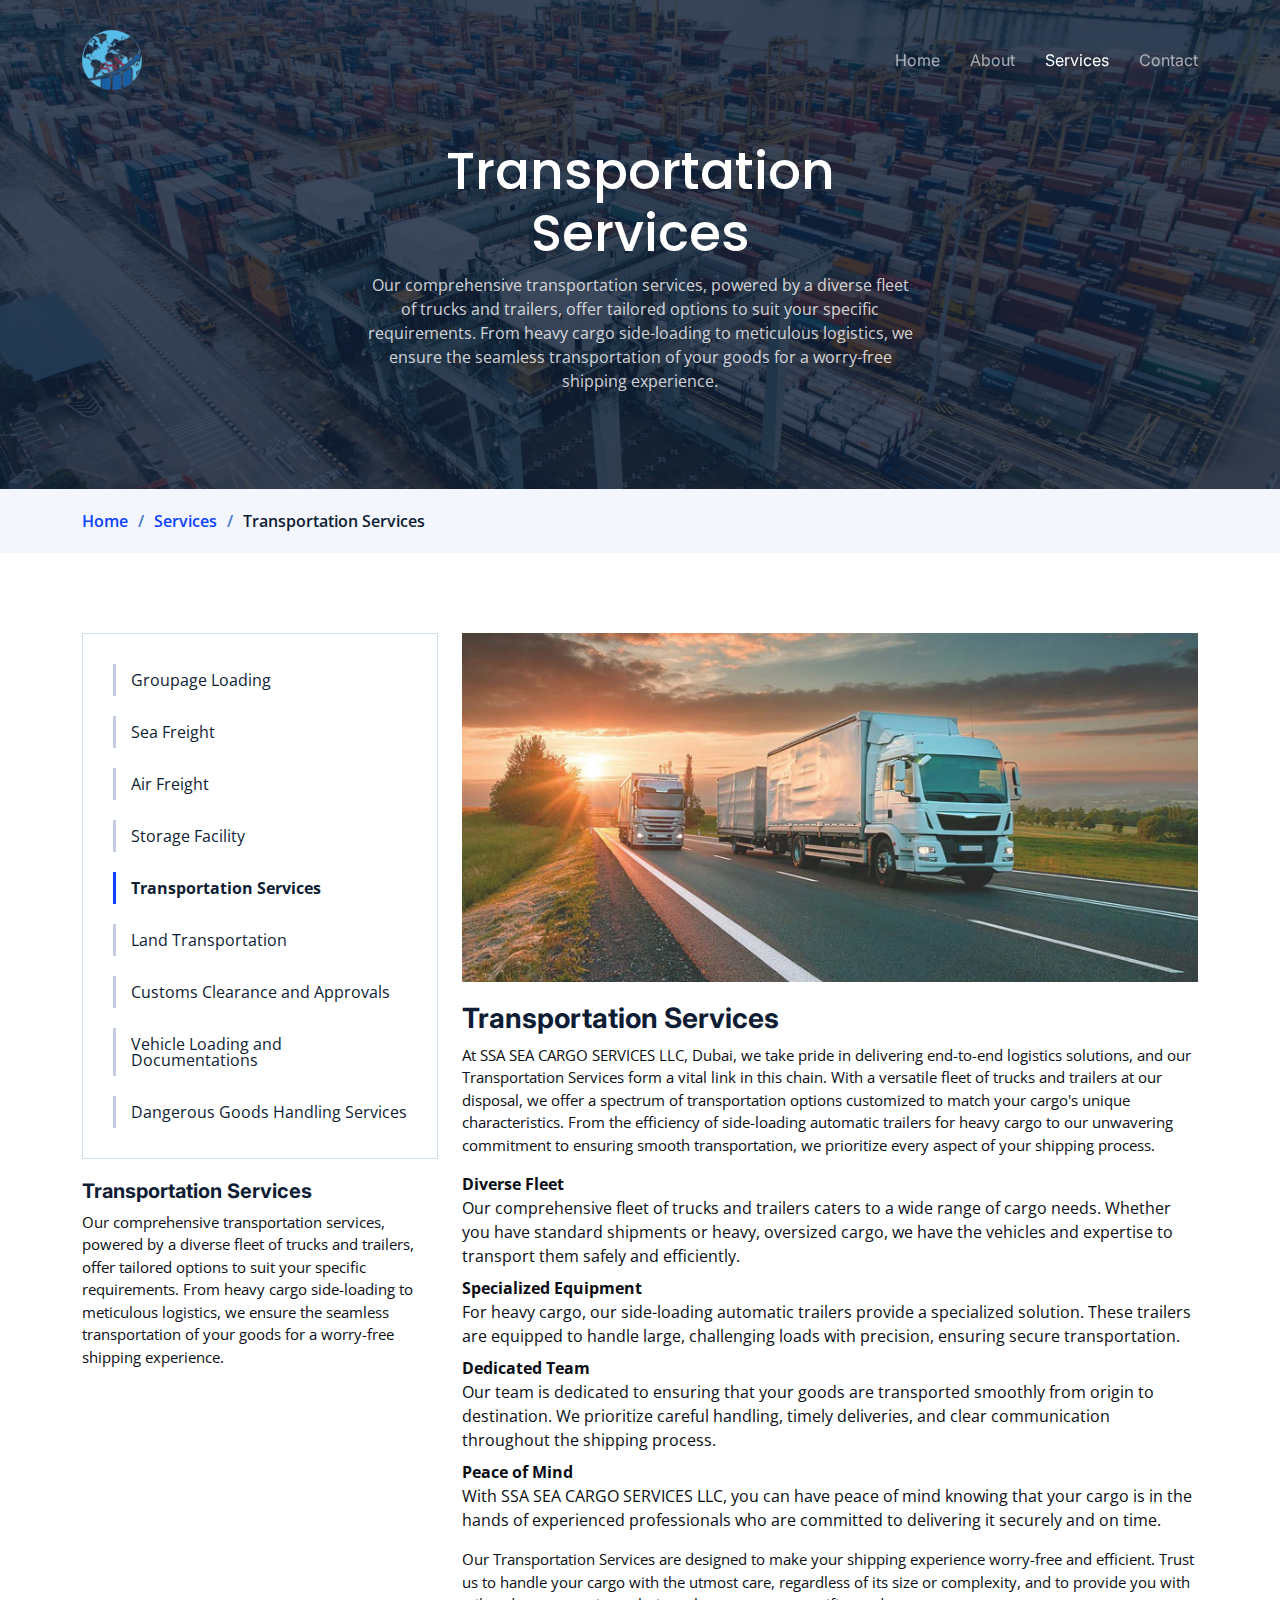
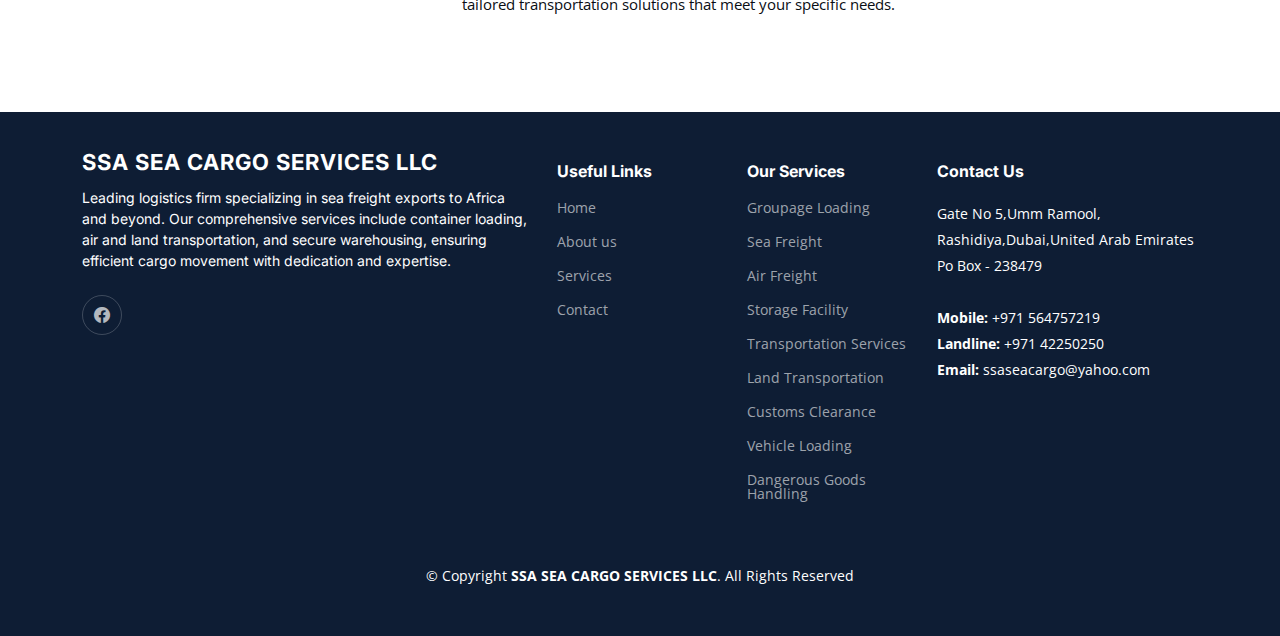
<file: transportationService.html>
<!DOCTYPE html>
<html lang="en">
  <head>
    <meta charset="utf-8" />
    <meta content="width=device-width, initial-scale=1.0" name="viewport" />

    <title>SSA SEA CARGO</title>
    <meta content="" name="description" />
    <meta content="" name="keywords" />

    <!-- Favicons -->

    <link href="assets/img/logocircle.png" rel="icon" />

    <!-- Google Fonts -->
    <link rel="preconnect" href="https://fonts.googleapis.com" />
    <link rel="preconnect" href="https://fonts.gstatic.com" crossorigin />
    <link
      href="https://fonts.googleapis.com/css2?family=Open+Sans:ital,wght@0,300;0,400;0,500;0,600;0,700;1,300;1,400;1,600;1,700&family=Poppins:ital,wght@0,300;0,400;0,500;0,600;0,700;1,300;1,400;1,500;1,600;1,700&family=Inter:ital,wght@0,300;0,400;0,500;0,600;0,700;1,300;1,400;1,500;1,600;1,700&display=swap"
      rel="stylesheet"
    />

    <!-- Vendor CSS Files -->
    <link
      href="assets/vendor/bootstrap/css/bootstrap.min.css"
      rel="stylesheet"
    />
    <link
      href="assets/vendor/bootstrap-icons/bootstrap-icons.css"
      rel="stylesheet"
    />
    <link
      href="assets/vendor/fontawesome-free/css/all.min.css"
      rel="stylesheet"
    />
    <link
      href="assets/vendor/glightbox/css/glightbox.min.css"
      rel="stylesheet"
    />
    <link href="assets/vendor/swiper/swiper-bundle.min.css" rel="stylesheet" />
    <link href="assets/vendor/aos/aos.css" rel="stylesheet" />

    <!-- Template Main CSS File -->
    <link href="assets/css/main.css" rel="stylesheet" />
  </head>

  <body>
    <!-- ======= Header ======= -->
    <header id="header" class="header d-flex align-items-center fixed-top">
      <div
        class="container-fluid container-xl d-flex align-items-center justify-content-between"
      >
        <a href="index.html" class="logo d-flex align-items-center">
          <!-- Uncomment the line below if you also wish to use an image logo -->
          <img src="assets/img/logocircle.png" alt="" />
          <!-- <h1>Logis</h1> -->
        </a>

        <i class="mobile-nav-toggle mobile-nav-show bi bi-list"></i>
        <i class="mobile-nav-toggle mobile-nav-hide d-none bi bi-x"></i>
        <nav id="navbar" class="navbar">
          <ul>
            <li><a href="index.html">Home</a></li>
            <li><a href="about.html">About</a></li>
            <li><a href="services.html" class="active">Services</a></li>
            <li><a href="contact.html">Contact</a></li>
          </ul>
        </nav>
        <!-- .navbar -->
      </div>
    </header>
    <!-- End Header -->

    <main id="main">
      <!-- ======= Breadcrumbs ======= -->
      <div class="breadcrumbs">
        <div
          class="page-header d-flex align-items-center"
          style="background-image: url('assets/img/page-header.jpg')"
        >
          <div class="container position-relative">
            <div class="row d-flex justify-content-center">
              <div class="col-lg-6 text-center">
                <h2>Transportation Services</h2>
                <p>
                  Our comprehensive transportation services, powered by a
                  diverse fleet of trucks and trailers, offer tailored options
                  to suit your specific requirements. From heavy cargo
                  side-loading to meticulous logistics, we ensure the seamless
                  transportation of your goods for a worry-free shipping
                  experience.
                </p>
              </div>
            </div>
          </div>
        </div>
        <nav>
          <div class="container">
            <ol>
              <li><a href="index.html">Home</a></li>
              <li><a href="services.html">Services</a></li>
              <li>Transportation Services</li>
            </ol>
          </div>
        </nav>
      </div>
      <!-- End Breadcrumbs -->

      <!-- ======= Service Details Section ======= -->
      <section id="service-details" class="service-details">
        <div class="container" data-aos="fade-up">
          <div class="row gy-4">
            <div class="col-lg-4">
              <div class="services-list">
                <a href="groupageLoading.html">Groupage Loading</a>
                <a href="seaFreight.html">Sea Freight</a>
                <a href="airFreight.html">Air Freight</a>
                <a href="storageFacility.html">Storage Facility</a>
                <a href="transportationService.html" class="active"
                  >Transportation Services</a
                >
                <a href="landTransportation.html">Land Transportation</a>
                <a href="customsClearance.html"
                  >Customs Clearance and Approvals</a
                >
                <a href="vehicleLoading.html"
                  >Vehicle Loading and Documentations</a
                >
                <a href="dangerousGoodsHandling.html"
                  >Dangerous Goods Handling Services</a
                >
              </div>

              <h4>Transportation Services</h4>
              <p>
                Our comprehensive transportation services, powered by a diverse
                fleet of trucks and trailers, offer tailored options to suit
                your specific requirements. From heavy cargo side-loading to
                meticulous logistics, we ensure the seamless transportation of
                your goods for a worry-free shipping experience.
              </p>
            </div>

            <div class="col-lg-8">
              <img
                src="assets/img/transportation-trucks.jpg"
                alt=""
                class="img-fluid services-img"
              />
              <h3>Transportation Services</h3>
              <p>
                At SSA SEA CARGO SERVICES LLC, Dubai, we take pride in
                delivering end-to-end logistics solutions, and our
                Transportation Services form a vital link in this chain. With a
                versatile fleet of trucks and trailers at our disposal, we offer
                a spectrum of transportation options customized to match your
                cargo's unique characteristics. From the efficiency of
                side-loading automatic trailers for heavy cargo to our
                unwavering commitment to ensuring smooth transportation, we
                prioritize every aspect of your shipping process.
              </p>
              <dl>
                <dt>Diverse Fleet</dt>
                <dd>
                  Our comprehensive fleet of trucks and trailers caters to a
                  wide range of cargo needs. Whether you have standard shipments
                  or heavy, oversized cargo, we have the vehicles and expertise
                  to transport them safely and efficiently.
                </dd>

                <dt>Specialized Equipment</dt>
                <dd>
                  For heavy cargo, our side-loading automatic trailers provide a
                  specialized solution. These trailers are equipped to handle
                  large, challenging loads with precision, ensuring secure
                  transportation.
                </dd>
                <dt>Dedicated Team</dt>
                <dd>
                  Our team is dedicated to ensuring that your goods are
                  transported smoothly from origin to destination. We prioritize
                  careful handling, timely deliveries, and clear communication
                  throughout the shipping process.
                </dd>
                <dt>Peace of Mind</dt>
                <dd>
                  With SSA SEA CARGO SERVICES LLC, you can have peace of mind
                  knowing that your cargo is in the hands of experienced
                  professionals who are committed to delivering it securely and
                  on time.
                </dd>
              </dl>
              <p>
                Our Transportation Services are designed to make your shipping
                experience worry-free and efficient. Trust us to handle your
                cargo with the utmost care, regardless of its size or
                complexity, and to provide you with tailored transportation
                solutions that meet your specific needs.
              </p>
            </div>
          </div>
        </div>
      </section>
      <!-- End Service Details Section -->
    </main>
    <!-- End #main -->

    <!-- ======= Footer ======= -->
    <footer id="footer" class="footer">
      <div class="container">
        <div class="row gy-4">
          <div class="col-lg-5 col-md-12 footer-info">
            <a href="index.html" class="logo d-flex align-items-center">
              <span>SSA SEA CARGO SERVICES LLC</span>
            </a>
            <p>
              Leading logistics firm specializing in sea freight exports to
              Africa and beyond. Our comprehensive services include container
              loading, air and land transportation, and secure warehousing,
              ensuring efficient cargo movement with dedication and expertise.
            </p>
            <div class="social-links d-flex mt-4">
              <a href="https://www.facebook.com/p/Ssa-sea-cargo-service-LLC-100084351562903" class="facebook"><i class="bi bi-facebook"></i></a>
            </div>
          </div>

          <div class="col-lg-2 col-6 footer-links">
            <h4>Useful Links</h4>
            <ul>
              <li><a href="index.html">Home</a></li>
              <li><a href="about.html">About us</a></li>
              <li><a href="services.html">Services</a></li>
              <li><a href="contact.html">Contact</a></li>
            </ul>
          </div>

          <div class="col-lg-2 col-6 footer-links">
            <h4>Our Services</h4>
            <ul>
              <li><a href="groupageLoading.html">Groupage Loading</a></li>
              <li><a href="seaFreight.html">Sea Freight</a></li>
              <li><a href="airFreight.html">Air Freight</a></li>
              <li><a href="storageFacility.html">Storage Facility</a></li>
              <li>
                <a href="transportationService.html">Transportation Services</a>
              </li>
              <li><a href="landTransportation.html">Land Transportation</a></li>
              <li><a href="customsClearance.html">Customs Clearance</a></li>
              <li><a href="vehicleLoading.html">Vehicle Loading</a></li>
              <li>
                <a href="dangerousGoodsHandling.html"
                  >Dangerous Goods Handling
                </a>
              </li>
            </ul>
          </div>

          <div
            class="col-lg-3 col-md-12 footer-contact text-center text-md-start"
          >
            <h4>Contact Us</h4>
            <p>
              Gate No 5,Umm Ramool,<br />
              Rashidiya,Dubai,United Arab Emirates<br />
              Po Box - 238479<br /><br />
              <strong>Mobile:</strong> +971 564757219<br />
              <strong>Landline:</strong> +971 42250250<br />
              <strong>Email:</strong> ssaseacargo@yahoo.com<br />
            </p>
          </div>
        </div>
      </div>

      <div class="container mt-4">
        <div class="copyright">
          &copy; Copyright
          <strong
            ><span
              ><a href="index.html" style="color: white"
                >SSA SEA CARGO SERVICES LLC</a
              ></span
            ></strong
          >. All Rights Reserved
        </div>
      </div>
    </footer>
    <!-- End Footer -->

    <a
      href="#"
      class="scroll-top d-flex align-items-center justify-content-center"
      ><i class="bi bi-arrow-up-short"></i
    ></a>
    <div id="preloader"></div>

    <!-- Vendor JS Files -->
    <script src="assets/vendor/bootstrap/js/bootstrap.bundle.min.js"></script>
    <script src="assets/vendor/purecounter/purecounter_vanilla.js"></script>
    <script src="assets/vendor/glightbox/js/glightbox.min.js"></script>
    <script src="assets/vendor/swiper/swiper-bundle.min.js"></script>
    <script src="assets/vendor/aos/aos.js"></script>
    <script src="assets/vendor/php-email-form/validate.js"></script>

    <!-- Template Main JS File -->
    <script src="assets/js/main.js"></script>
  </body>
</html>
</file>
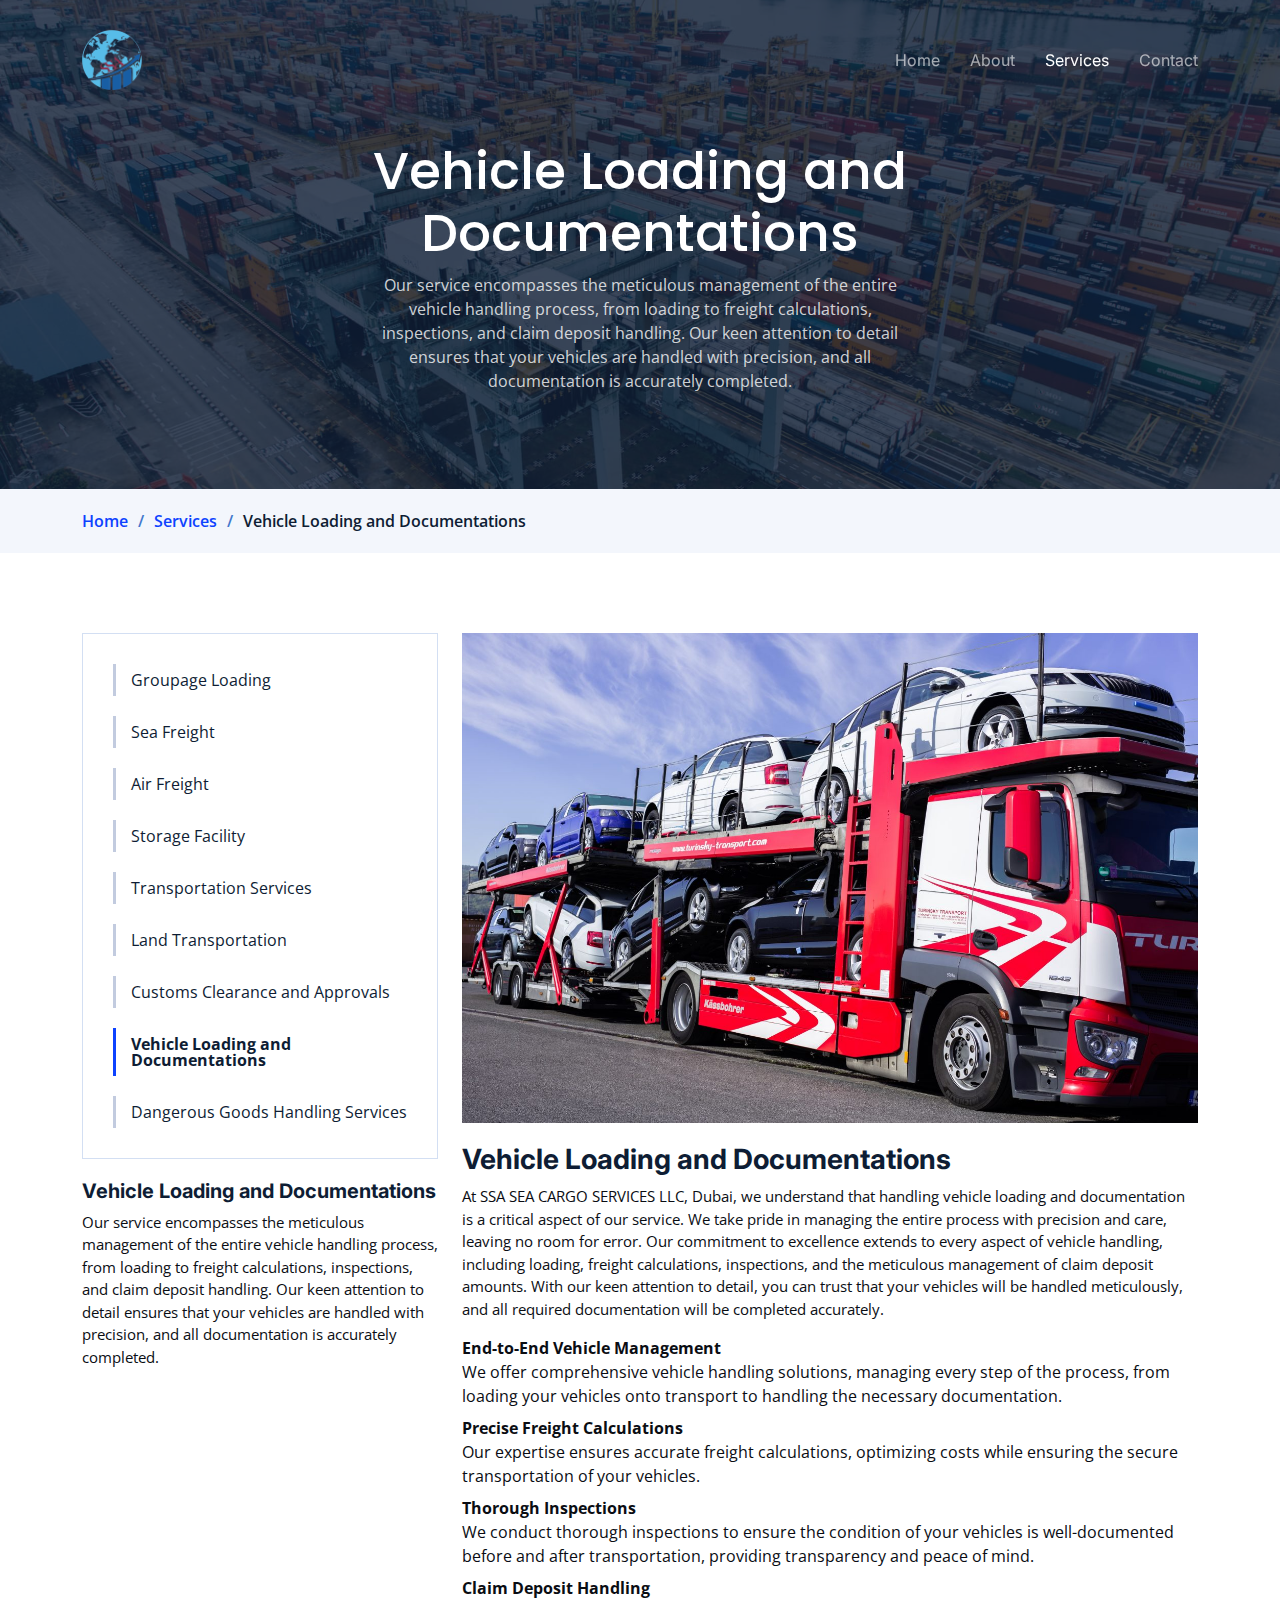
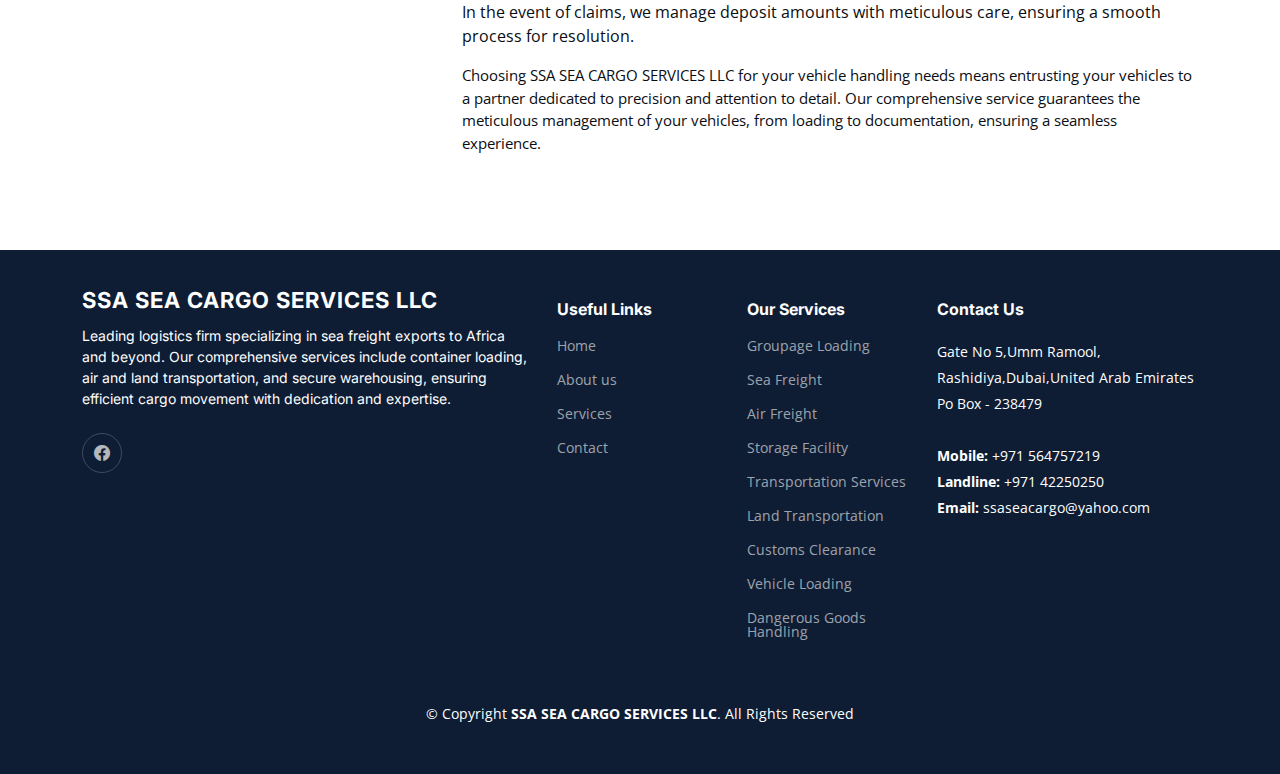
<file: vehicleLoading.html>
<!DOCTYPE html>
<html lang="en">
  <head>
    <meta charset="utf-8" />
    <meta content="width=device-width, initial-scale=1.0" name="viewport" />

    <title>SSA SEA CARGO</title>
    <meta content="" name="description" />
    <meta content="" name="keywords" />

    <!-- Favicons -->

    <link href="assets/img/logocircle.png" rel="icon" />

    <!-- Google Fonts -->
    <link rel="preconnect" href="https://fonts.googleapis.com" />
    <link rel="preconnect" href="https://fonts.gstatic.com" crossorigin />
    <link
      href="https://fonts.googleapis.com/css2?family=Open+Sans:ital,wght@0,300;0,400;0,500;0,600;0,700;1,300;1,400;1,600;1,700&family=Poppins:ital,wght@0,300;0,400;0,500;0,600;0,700;1,300;1,400;1,500;1,600;1,700&family=Inter:ital,wght@0,300;0,400;0,500;0,600;0,700;1,300;1,400;1,500;1,600;1,700&display=swap"
      rel="stylesheet"
    />

    <!-- Vendor CSS Files -->
    <link
      href="assets/vendor/bootstrap/css/bootstrap.min.css"
      rel="stylesheet"
    />
    <link
      href="assets/vendor/bootstrap-icons/bootstrap-icons.css"
      rel="stylesheet"
    />
    <link
      href="assets/vendor/fontawesome-free/css/all.min.css"
      rel="stylesheet"
    />
    <link
      href="assets/vendor/glightbox/css/glightbox.min.css"
      rel="stylesheet"
    />
    <link href="assets/vendor/swiper/swiper-bundle.min.css" rel="stylesheet" />
    <link href="assets/vendor/aos/aos.css" rel="stylesheet" />

    <!-- Template Main CSS File -->
    <link href="assets/css/main.css" rel="stylesheet" />
  </head>

  <body>
    <!-- ======= Header ======= -->
    <header id="header" class="header d-flex align-items-center fixed-top">
      <div
        class="container-fluid container-xl d-flex align-items-center justify-content-between"
      >
        <a href="index.html" class="logo d-flex align-items-center">
          <!-- Uncomment the line below if you also wish to use an image logo -->
          <img src="assets/img/logocircle.png" alt="" />
          <!-- <h1>Logis</h1> -->
        </a>

        <i class="mobile-nav-toggle mobile-nav-show bi bi-list"></i>
        <i class="mobile-nav-toggle mobile-nav-hide d-none bi bi-x"></i>
        <nav id="navbar" class="navbar">
          <ul>
            <li><a href="index.html">Home</a></li>
            <li><a href="about.html">About</a></li>
            <li><a href="services.html" class="active">Services</a></li>
            <li><a href="contact.html">Contact</a></li>
          </ul>
        </nav>
        <!-- .navbar -->
      </div>
    </header>
    <!-- End Header -->

    <main id="main">
      <!-- ======= Breadcrumbs ======= -->
      <div class="breadcrumbs">
        <div
          class="page-header d-flex align-items-center"
          style="background-image: url('assets/img/page-header.jpg')"
        >
          <div class="container position-relative">
            <div class="row d-flex justify-content-center">
              <div class="col-lg-6 text-center">
                <h2>Vehicle Loading and Documentations</h2>
                <p>
                  Our service encompasses the meticulous management of the
                  entire vehicle handling process, from loading to freight
                  calculations, inspections, and claim deposit handling. Our
                  keen attention to detail ensures that your vehicles are
                  handled with precision, and all documentation is accurately
                  completed.
                </p>
              </div>
            </div>
          </div>
        </div>
        <nav>
          <div class="container">
            <ol>
              <li><a href="index.html">Home</a></li>
              <li><a href="services.html">Services</a></li>
              <li>Vehicle Loading and Documentations</li>
            </ol>
          </div>
        </nav>
      </div>
      <!-- End Breadcrumbs -->

      <!-- ======= Service Details Section ======= -->
      <section id="service-details" class="service-details">
        <div class="container" data-aos="fade-up">
          <div class="row gy-4">
            <div class="col-lg-4">
              <div class="services-list">
                <a href="groupageLoading.html">Groupage Loading</a>
                <a href="seaFreight.html">Sea Freight</a>
                <a href="airFreight.html">Air Freight</a>
                <a href="storageFacility.html">Storage Facility</a>
                <a href="transportationService.html">Transportation Services</a>
                <a href="landTransportation.html">Land Transportation</a>
                <a href="customsClearance.html"
                  >Customs Clearance and Approvals</a
                >
                <a href="vehicleLoading.html" class="active"
                  >Vehicle Loading and Documentations</a
                >
                <a href="dangerousGoodsHandling.html"
                  >Dangerous Goods Handling Services</a
                >
              </div>

              <h4>Vehicle Loading and Documentations</h4>
              <p>
                Our service encompasses the meticulous management of the entire
                vehicle handling process, from loading to freight calculations,
                inspections, and claim deposit handling. Our keen attention to
                detail ensures that your vehicles are handled with precision,
                and all documentation is accurately completed.
              </p>
            </div>

            <div class="col-lg-8">
              <img
                src="assets/img/services/vehicle-loading1.jpg"
                alt=""
                class="img-fluid services-img"
              />
              <h3>Vehicle Loading and Documentations</h3>
              <p>
                At SSA SEA CARGO SERVICES LLC, Dubai, we understand that
                handling vehicle loading and documentation is a critical aspect
                of our service. We take pride in managing the entire process
                with precision and care, leaving no room for error. Our
                commitment to excellence extends to every aspect of vehicle
                handling, including loading, freight calculations, inspections,
                and the meticulous management of claim deposit amounts. With our
                keen attention to detail, you can trust that your vehicles will
                be handled meticulously, and all required documentation will be
                completed accurately.
              </p>
              <dl>
                <dt>End-to-End Vehicle Management</dt>
                <dd>
                  We offer comprehensive vehicle handling solutions, managing
                  every step of the process, from loading your vehicles onto
                  transport to handling the necessary documentation.
                </dd>

                <dt>Precise Freight Calculations</dt>
                <dd>
                  Our expertise ensures accurate freight calculations,
                  optimizing costs while ensuring the secure transportation of
                  your vehicles.
                </dd>
                <dt>Thorough Inspections</dt>
                <dd>
                  We conduct thorough inspections to ensure the condition of
                  your vehicles is well-documented before and after
                  transportation, providing transparency and peace of mind.
                </dd>
                <dt>Claim Deposit Handling</dt>
                <dd>
                  In the event of claims, we manage deposit amounts with
                  meticulous care, ensuring a smooth process for resolution.
                </dd>
              </dl>
              <p>
                Choosing SSA SEA CARGO SERVICES LLC for your vehicle handling
                needs means entrusting your vehicles to a partner dedicated to
                precision and attention to detail. Our comprehensive service
                guarantees the meticulous management of your vehicles, from
                loading to documentation, ensuring a seamless experience.
              </p>
            </div>
          </div>
        </div>
      </section>
      <!-- End Service Details Section -->
    </main>
    <!-- End #main -->

    <!-- ======= Footer ======= -->
    <footer id="footer" class="footer">
      <div class="container">
        <div class="row gy-4">
          <div class="col-lg-5 col-md-12 footer-info">
            <a href="index.html" class="logo d-flex align-items-center">
              <span>SSA SEA CARGO SERVICES LLC</span>
            </a>
            <p>
              Leading logistics firm specializing in sea freight exports to
              Africa and beyond. Our comprehensive services include container
              loading, air and land transportation, and secure warehousing,
              ensuring efficient cargo movement with dedication and expertise.
            </p>
            <div class="social-links d-flex mt-4">
              <a href="https://www.facebook.com/p/Ssa-sea-cargo-service-LLC-100084351562903" class="facebook"><i class="bi bi-facebook"></i></a>
            </div>
          </div>

          <div class="col-lg-2 col-6 footer-links">
            <h4>Useful Links</h4>
            <ul>
              <li><a href="index.html">Home</a></li>
              <li><a href="about.html">About us</a></li>
              <li><a href="services.html">Services</a></li>
              <li><a href="contact.html">Contact</a></li>
            </ul>
          </div>

          <div class="col-lg-2 col-6 footer-links">
            <h4>Our Services</h4>
            <ul>
              <li><a href="groupageLoading.html">Groupage Loading</a></li>
              <li><a href="seaFreight.html">Sea Freight</a></li>
              <li><a href="airFreight.html">Air Freight</a></li>
              <li><a href="storageFacility.html">Storage Facility</a></li>
              <li>
                <a href="transportationService.html">Transportation Services</a>
              </li>
              <li><a href="landTransportation.html">Land Transportation</a></li>
              <li><a href="customsClearance.html">Customs Clearance</a></li>
              <li><a href="vehicleLoading.html">Vehicle Loading</a></li>
              <li>
                <a href="dangerousGoodsHandling.html"
                  >Dangerous Goods Handling
                </a>
              </li>
            </ul>
          </div>

          <div
            class="col-lg-3 col-md-12 footer-contact text-center text-md-start"
          >
            <h4>Contact Us</h4>
            <p>
              Gate No 5,Umm Ramool,<br />
              Rashidiya,Dubai,United Arab Emirates<br />
              Po Box - 238479<br /><br />
              <strong>Mobile:</strong> +971 564757219<br />
              <strong>Landline:</strong> +971 42250250<br />
              <strong>Email:</strong> ssaseacargo@yahoo.com<br />
            </p>
          </div>
        </div>
      </div>

      <div class="container mt-4">
        <div class="copyright">
          &copy; Copyright
          <strong
            ><span
              ><a href="index.html" style="color: white"
                >SSA SEA CARGO SERVICES LLC</a
              ></span
            ></strong
          >. All Rights Reserved
        </div>
      </div>
    </footer>
    <!-- End Footer -->

    <a
      href="#"
      class="scroll-top d-flex align-items-center justify-content-center"
      ><i class="bi bi-arrow-up-short"></i
    ></a>
    <div id="preloader"></div>

    <!-- Vendor JS Files -->
    <script src="assets/vendor/bootstrap/js/bootstrap.bundle.min.js"></script>
    <script src="assets/vendor/purecounter/purecounter_vanilla.js"></script>
    <script src="assets/vendor/glightbox/js/glightbox.min.js"></script>
    <script src="assets/vendor/swiper/swiper-bundle.min.js"></script>
    <script src="assets/vendor/aos/aos.js"></script>
    <script src="assets/vendor/php-email-form/validate.js"></script>

    <!-- Template Main JS File -->
    <script src="assets/js/main.js"></script>
  </body>
</html>
</file>
<file: assets/css/main.css>
/* Fonts */
:root {
  --font-default: "Open Sans", system-ui, -apple-system, "Segoe UI", Roboto, "Helvetica Neue", Arial, "Noto Sans", "Liberation Sans", sans-serif, "Apple Color Emoji", "Segoe UI Emoji", "Segoe UI Symbol", "Noto Color Emoji";
  --font-primary: "Inter", sans-serif;
  --font-secondary: "Poppins", sans-serif;
}

/* Colors */
:root {
  --color-default: #0a0d13;
  --color-primary: #0d42ff;
  --color-secondary: #0e1d34;
}

/* Smooth scroll behavior */
:root {
  scroll-behavior: smooth;
}

/*--------------------------------------------------------------
# General
--------------------------------------------------------------*/
body {
  font-family: var(--font-default);
  color: var(--color-default);
}

a {
  color: var(--color-primary);
  text-decoration: none;
}

a:hover {
  color: #406aff;
  text-decoration: none;
}





h1,
h2,
h3,
h4,
h5,
h6 {
  font-family: var(--font-primary);
}

/*--------------------------------------------------------------
# Sections & Section Header
--------------------------------------------------------------*/
section {
  padding: 80px 0;
  overflow: hidden;
}

.section-header {
  text-align: center;
  padding: 30px 0;
  position: relative;
}

.section-header h2 {
  font-size: 32px;
  font-weight: 700;
  text-transform: uppercase;
  margin-bottom: 20px;
  padding-bottom: 0;
  color: #001973;
  position: relative;
  z-index: 2;
  margin-bottom: 20px;
  padding-bottom: 20px;
  position: relative;
}

.section-header h2:after {
  content: "";
  position: absolute;
  display: block;
  width: 50px;
  height: 3px;
  background: var(--color-primary);
  left: 0;
  right: 0;
  bottom: 0;
  margin: auto;
}

.section-header span {
  position: absolute;
  top: 46px;
  color: rgba(14, 29, 52, 0.06);
  left: 0;
  right: 0;
  z-index: 1;
  font-weight: 700;
  font-size: 56px;
  text-transform: uppercase;
  line-height: 0;
}

.section-header p {
  margin-bottom: 0;
  position: relative;
  z-index: 2;
}

@media (max-width: 640px) {
  .section-header h2 {
    font-size: 28px;
    margin-bottom: 15px;
  }

  .section-header span {
    font-size: 38px;
  }
}

/*--------------------------------------------------------------
# Breadcrumbs
--------------------------------------------------------------*/
.breadcrumbs .page-header {
  padding: 140px 0 80px 0;
  position: relative;
  background-size: cover;
  background-position: center;
  background-repeat: no-repeat;
  min-height: 50vh;
}

.breadcrumbs .page-header:before {
  content: "";
  background-color: rgba(14, 29, 52, 0.8);
  position: absolute;
  inset: 0;
}

.breadcrumbs .page-header h2 {
  font-size: 52px;
  font-weight: 500;
  color: #fff;
  font-family: var(--font-secondary);
}

@media screen and (max-width: 767px) {

  /* Change font size for small screens */
  .breadcrumbs .page-header h2 {
    font-size: 20px;
  }
}

.breadcrumbs .page-header p {
  color: rgba(255, 255, 255, 0.8);
}

.breadcrumbs nav {
  background-color: #f3f6fc;
  padding: 20px 0;
}

.breadcrumbs nav ol {
  display: flex;
  flex-wrap: wrap;
  list-style: none;
  margin: 0;
  padding: 0;
  font-size: 16px;
  font-weight: 600;
  color: var(--color-secondary);
}

.breadcrumbs nav ol a {
  color: var(--color-primary);
  transition: 0.3s;
}

.breadcrumbs nav ol a:hover {
  text-decoration: underline;
}

.breadcrumbs nav ol li+li {
  padding-left: 10px;
}

.breadcrumbs nav ol li+li::before {
  display: inline-block;
  padding-right: 10px;
  color: #4278cc;
  content: "/";
}

/*--------------------------------------------------------------
# Scroll top button
--------------------------------------------------------------*/
.scroll-top {
  position: fixed;
  visibility: hidden;
  opacity: 0;
  right: 15px;
  bottom: 15px;
  z-index: 99999;
  background: var(--color-primary);
  width: 40px;
  height: 40px;
  border-radius: 4px;
  transition: all 0.4s;
}

.scroll-top i {
  font-size: 24px;
  color: #fff;
  line-height: 0;
}

.scroll-top:hover {
  background: rgba(13, 66, 255, 0.8);
  color: #fff;
}

.scroll-top.active {
  visibility: visible;
  opacity: 1;
}

/*--------------------------------------------------------------
# Preloader
--------------------------------------------------------------*/
#preloader {
  position: fixed;
  inset: 0;
  z-index: 9999;
  overflow: hidden;
  background: #fff;
  transition: all 0.6s ease-out;
  width: 100%;
  height: 100vh;
}

#preloader:before,
#preloader:after {
  content: "";
  position: absolute;
  border: 4px solid var(--color-primary);
  border-radius: 50%;
  animation: animate-preloader 2s cubic-bezier(0, 0.2, 0.8, 1) infinite;
}

#preloader:after {
  animation-delay: -0.5s;
}

@keyframes animate-preloader {
  0% {
    width: 10px;
    height: 10px;
    top: calc(50% - 5px);
    left: calc(50% - 5px);
    opacity: 1;
  }

  100% {
    width: 72px;
    height: 72px;
    top: calc(50% - 36px);
    left: calc(50% - 36px);
    opacity: 0;
  }
}

/*--------------------------------------------------------------
# Disable aos animation delay on mobile devices
--------------------------------------------------------------*/
@media screen and (max-width: 768px) {
  [data-aos-delay] {
    transition-delay: 0 !important;
  }
}

/*--------------------------------------------------------------
# Header
--------------------------------------------------------------*/
.header {
  transition: all 0.5s;
  z-index: 997;
  padding: 30px 0;
}

.header.sticked {
  background: rgba(14, 29, 52, 0.9);
  padding: 15px 0;
  box-shadow: 0px 2px 20px rgba(14, 29, 52, 0.1);
}

.header .logo img {
  height: 60px;
  margin-right: 6px;
}

.header .logo h1 {
  font-size: 30px;
  margin: 0;
  font-weight: 700;
  color: #fff;
  font-family: var(--font-primary);
}

/*--------------------------------------------------------------
# Desktop Navigation
--------------------------------------------------------------*/
@media (min-width: 1280px) {
  .navbar {
    padding: 0;
  }

  .navbar ul {
    margin: 0;
    padding: 0;
    display: flex;
    list-style: none;
    align-items: center;
  }

  .navbar li {
    position: relative;
  }

  .navbar a,
  .navbar a:focus {
    display: flex;
    align-items: center;
    justify-content: space-between;
    padding: 10px 0 10px 30px;
    font-family: var(--font-primary);
    font-size: 16px;
    font-weight: 400;
    color: rgba(255, 255, 255, 0.6);
    white-space: nowrap;
    transition: 0.3s;
  }

  .navbar a i,
  .navbar a:focus i {
    font-size: 12px;
    line-height: 0;
    margin-left: 5px;
  }

  .navbar a:hover,
  .navbar .active,
  .navbar .active:focus,
  .navbar li:hover>a {
    color: #fff;
  }

  .navbar .get-a-quote,
  .navbar .get-a-quote:focus {
    background: var(--color-primary);
    padding: 8px 20px;
    margin-left: 30px;
    border-radius: 4px;
    color: #fff;
  }

  .get-contact,
  .get-contact:focus {
    background: var(--color-primary);
    padding: 8px 20px;
    margin-left: 30px;
    border-radius: 4px;
    color: #fff;

  }

  .get-contact:hover,
  .get-contact:focus:hover {
    color: #fff;
    background: #2756ff;

  }

  .navbar .get-a-quote:hover,
  .navbar .get-a-quote:focus:hover {
    color: #fff;
    background: #2756ff;
  }

  .navbar .dropdown ul {
    display: block;
    position: absolute;
    left: 14px;
    top: calc(100% + 30px);
    margin: 0;
    padding: 10px 0;
    z-index: 99;
    opacity: 0;
    visibility: hidden;
    background: #fff;
    box-shadow: 0px 0px 30px rgba(127, 137, 161, 0.25);
    transition: 0.3s;
    border-radius: 4px;
  }

  .navbar .dropdown ul li {
    min-width: 200px;
  }

  .navbar .dropdown ul a {
    padding: 10px 20px;
    font-size: 15px;
    text-transform: none;
    font-weight: 400;
    color: var(--color-secondary);
  }

  .navbar .dropdown ul a i {
    font-size: 12px;
  }

  .navbar .dropdown ul a:hover,
  .navbar .dropdown ul .active:hover,
  .navbar .dropdown ul li:hover>a {
    color: var(--color-primary);
  }

  .navbar .dropdown:hover>ul {
    opacity: 1;
    top: 100%;
    visibility: visible;
  }

  .navbar .dropdown .dropdown ul {
    top: 0;
    left: calc(100% - 30px);
    visibility: hidden;
  }

  .navbar .dropdown .dropdown:hover>ul {
    opacity: 1;
    top: 0;
    left: 100%;
    visibility: visible;
  }
}

@media (min-width: 1280px) and (max-width: 1366px) {
  .navbar .dropdown .dropdown ul {
    left: -90%;
  }

  .navbar .dropdown .dropdown:hover>ul {
    left: -100%;
  }
}

@media (min-width: 1280px) {

  .mobile-nav-show,
  .mobile-nav-hide {
    display: none;
  }
}

/*--------------------------------------------------------------
# Mobile Navigation
--------------------------------------------------------------*/
@media (max-width: 1279px) {
  .navbar {
    position: fixed;
    top: 0;
    right: -100%;
    width: 100%;
    max-width: 400px;
    bottom: 0;
    transition: 0.3s;
    z-index: 9997;
  }

  .navbar ul {
    position: absolute;
    inset: 0;
    padding: 50px 0 10px 0;
    margin: 0;
    background: rgba(14, 29, 52, 0.9);
    overflow-y: auto;
    transition: 0.3s;
    z-index: 9998;
  }

  .navbar a,
  .navbar a:focus {
    display: flex;
    align-items: center;
    justify-content: space-between;
    padding: 12px 20px;
    font-family: var(--font-primary);
    font-size: 16px;
    font-weight: 500;
    color: rgba(255, 255, 255, 0.7);
    white-space: nowrap;
    transition: 0.3s;
  }

  .navbar a i,
  .navbar a:focus i {
    font-size: 12px;
    line-height: 0;
    margin-left: 5px;
  }

  .navbar a:hover,
  .navbar .active,
  .navbar .active:focus,
  .navbar li:hover>a {
    color: #fff;
  }

  .navbar .get-a-quote,
  .navbar .get-a-quote:focus {
    background: var(--color-primary);
    padding: 8px 20px;
    border-radius: 4px;
    margin: 15px;
    color: #fff;
  }

  .navbar .get-a-quote:hover,
  .navbar .get-a-quote:focus:hover {
    color: #fff;
    background: rgba(13, 66, 255, 0.8);
  }

  .navbar .dropdown ul,
  .navbar .dropdown .dropdown ul {
    position: static;
    display: none;
    padding: 10px 0;
    margin: 10px 20px;
    transition: all 0.5s ease-in-out;
    border: 1px solid #19335c;
  }

  .navbar .dropdown>.dropdown-active,
  .navbar .dropdown .dropdown>.dropdown-active {
    display: block;
  }

  .mobile-nav-show {
    color: #fff;
    font-size: 28px;
    cursor: pointer;
    line-height: 0;
    transition: 0.5s;
    z-index: 9999;
    margin-right: 10px;
  }

  .mobile-nav-hide {
    color: #fff;
    font-size: 32px;
    cursor: pointer;
    line-height: 0;
    transition: 0.5s;
    position: fixed;
    right: 20px;
    top: 20px;
    z-index: 9999;
  }

  .mobile-nav-active {
    overflow: hidden;
  }

  .mobile-nav-active .navbar {
    right: 0;
  }

  .mobile-nav-active .navbar:before {
    content: "";
    position: fixed;
    inset: 0;
    background: rgba(14, 29, 52, 0.8);
    z-index: 9996;
  }
}

/*--------------------------------------------------------------
# Featured Services Section
--------------------------------------------------------------*/
.featured-services .service-item {
  position: relative;
  height: 100%;
  margin-bottom: 20px;
}

.featured-services .service-item .icon {
  margin-right: 20px;
}

.featured-services .service-item .icon i {
  color: #001f8d;
  font-size: 48px;
  transition: 0.3s;
}

.featured-services .service-item:hover .icon {
  background: #fff;
}

.featured-services .service-item:hover .icon i {
  color: var(--color-primary);
}

.status-icon {
  font-size: 60px;
  color: #001f8d;
  padding: 1;
  cursor: pointer;
}

.stats-item:hover .status-icon {
  color: var(--color-primary);
}


.stats-item {
  cursor: pointer;
}

.featured-services .service-item .title {
  font-weight: 700;
  margin-bottom: 10px;
  font-size: 20px;
  color: var(--color-secondary);
  transition: 0.3s;
}

.featured-services .service-item .description {
  font-size: 15px;
  color: #132848;
  margin-bottom: 10px;
}

.featured-services .service-item .readmore {
  display: flex;
  align-items: center;
  color: var(--color-secondary);
  transition: 0.3s;
  font-weight: 700;
  font-size: 14px;
}

.featured-services .service-item .readmore i {
  margin-left: 8px;
}

.explore-more {
  display: flex;
  align-items: center;
  color: var(--color-secondary);
  transition: 0.3s;
  font-weight: 700;
  font-size: 14px;
}

.explore-more i {
  margin-left: 8px;
}

.featured-services .service-item:hover .title,
.featured-services .service-item:hover .readmore,
.featured-services .service-item:hover .icon i {
  color: var(--color-primary);
}

/*--------------------------------------------------------------
# About Us Section
--------------------------------------------------------------*/
.about .content h3 {
  font-weight: 700;
  font-size: 32px;
  font-family: var(--font-secondary);
  color: #001f8d;
}

.about .content ul {
  list-style: none;
  padding: 0;
}

.about .content ul li {
  display: flex;
  align-items: flex-start;
  margin-top: 40px;
}

.about .content ul i {
  flex-shrink: 0;
  font-size: 48px;
  color: var(--color-primary);
  margin-right: 20px;
  line-height: 0;
}

.about .content ul h5 {
  font-size: 18px;
  font-weight: 700;
  color: #19335c;
}

.about .content ul p {
  font-size: 15px;
}

.about .content p:last-child {
  margin-bottom: 0;
}

.about .play-btn {
  width: 94px;
  height: 94px;
  background: radial-gradient(var(--color-primary) 50%, rgba(13, 66, 255, 0.4) 52%);
  border-radius: 50%;
  display: block;
  position: absolute;
  left: calc(50% - 47px);
  top: calc(50% - 47px);
  overflow: hidden;
}

.about .play-btn:before {
  content: "";
  position: absolute;
  width: 120px;
  height: 120px;
  animation-delay: 0s;
  animation: pulsate-btn 2s;
  animation-direction: forwards;
  animation-iteration-count: infinite;
  animation-timing-function: steps;
  opacity: 1;
  border-radius: 50%;
  border: 5px solid rgba(13, 66, 255, 0.7);
  top: -15%;
  left: -15%;
  background: rgba(198, 16, 0, 0);
}

.about .play-btn:after {
  content: "";
  position: absolute;
  left: 50%;
  top: 50%;
  transform: translateX(-40%) translateY(-50%);
  width: 0;
  height: 0;
  border-top: 10px solid transparent;
  border-bottom: 10px solid transparent;
  border-left: 15px solid #fff;
  z-index: 100;
  transition: all 400ms cubic-bezier(0.55, 0.055, 0.675, 0.19);
}

.about .play-btn:hover:before {
  content: "";
  position: absolute;
  left: 50%;
  top: 50%;
  transform: translateX(-40%) translateY(-50%);
  width: 0;
  height: 0;
  border: none;
  border-top: 10px solid transparent;
  border-bottom: 10px solid transparent;
  border-left: 15px solid #fff;
  z-index: 200;
  animation: none;
  border-radius: 0;
}

.about .play-btn:hover:after {
  border-left: 15px solid var(--color-primary);
  transform: scale(20);
}

@keyframes pulsate-btn {
  0% {
    transform: scale(0.6, 0.6);
    opacity: 1;
  }

  100% {
    transform: scale(1, 1);
    opacity: 0;
  }
}

/*--------------------------------------------------------------
# Services Section
--------------------------------------------------------------*/
.services .card {
  border: 1px solid rgba(14, 29, 52, 0.15);
  background: #fff;
  position: relative;
  border-radius: 0;
  height: 100%;
}

.services .card .card-img {
  overflow: hidden;
  margin-bottom: 15px;
  border-radius: 0;
  height: 250px;
}

.services .card .card-img img {
  transition: 0.3s ease-in-out;
}

.services .card h3 {
  font-weight: 700;
  font-size: 18px;
  margin-bottom: 5px;
  padding: 10px 30px;
  text-transform: uppercase;
}

.services .card a {
  color: #001973;
  transition: 0.3;
}

.services .card a:hover {
  color: var(--color-primary);
}

.services .card p {
  padding: 0 30px;
  margin-bottom: 30px;
  color: var(--color-secondary);
  font-size: 15px;
}

.services .card:hover .card-img img {
  transform: scale(1.1);
}

/*--------------------------------------------------------------
# Call To Action Section
--------------------------------------------------------------*/
.call-to-action {
  background: linear-gradient(rgba(14, 29, 52, 0.6), rgba(14, 29, 52, 0.8)), url("../img/cta-bg.jpg") center center;
  background-size: cover;
  padding: 100px 0;
}

@media (min-width: 1365px) {
  .call-to-action {
    background-attachment: fixed;
  }
}

.call-to-action h3 {
  color: #fff;
  font-size: 28px;
  font-weight: 700;
}

.call-to-action p {
  color: #fff;
}

.call-to-action .cta-btn {
  font-family: var(--font-primary);
  font-weight: 500;
  font-size: 16px;
  letter-spacing: 1px;
  display: inline-block;
  padding: 12px 40px;
  border-radius: 5px;
  transition: 0.5s;
  margin: 10px;
  border: 2px solid #fff;
  color: #fff;
}

.call-to-action .cta-btn:hover {
  background: var(--color-primary);
  border: 2px solid var(--color-primary);
}

/*--------------------------------------------------------------
# Features Section
--------------------------------------------------------------*/
.features {
  padding-top: 80px;
}

.features .features-item+.features-item {
  margin-top: 100px;
}

@media (max-width: 640px) {
  .features .features-item+.features-item {
    margin-top: 40px;
  }
}

.features .features-item h3 {
  font-weight: 600;
  font-size: 26px;
  color: #001973;
}

.features .features-item ul {
  list-style: none;
  padding: 0;
}

.features .features-item ul li {
  padding-bottom: 10px;
}

.features .features-item ul li:last-child {
  padding-bottom: 0;
}

.features .features-item ul i {
  font-size: 20px;
  padding-right: 4px;
  color: var(--color-primary);
}

.features .features-item p:last-child {
  margin-bottom: 0;
}

/*--------------------------------------------------------------
# Pricing Section
--------------------------------------------------------------*/
.pricing .pricing-item {
  padding: 60px 40px;
  box-shadow: 0 3px 20px -2px rgba(108, 117, 125, 0.15);
  background: #fff;
  height: 100%;
  border-top: 4px solid #fff;
  border-radius: 5px;
}

.pricing h3 {
  font-weight: 600;
  margin-bottom: 15px;
  font-size: 20px;
  color: var(--color-secondary);
}

.pricing h4 {
  font-size: 48px;
  color: var(--color-primary);
  font-weight: 400;
  font-family: var(--font-primary);
  margin-bottom: 25px;
}

.pricing h4 sup {
  font-size: 28px;
}

.pricing h4 span {
  color: rgba(108, 117, 125, 0.8);
  font-size: 18px;
}

.pricing ul {
  padding: 20px 0;
  list-style: none;
  color: #6c757d;
  text-align: left;
  line-height: 20px;
}

.pricing ul li {
  padding: 10px 0;
  display: flex;
  align-items: center;
}

.pricing ul i {
  color: #059652;
  font-size: 24px;
  padding-right: 3px;
}

.pricing ul .na {
  color: rgba(108, 117, 125, 0.5);
}

.pricing ul .na i {
  color: rgba(108, 117, 125, 0.5);
}

.pricing ul .na span {
  text-decoration: line-through;
}

.pricing .buy-btn {
  display: inline-block;
  padding: 12px 35px;
  border-radius: 4px;
  color: var(--color-primary);
  transition: none;
  font-size: 16px;
  font-weight: 500;
  font-family: var(--font-primary);
  transition: 0.3s;
  border: 1px solid var(--color-primary);
}

.pricing .buy-btn:hover {
  background: var(--color-primary);
  color: #fff;
}

.pricing .featured {
  border-top-color: var(--color-primary);
}

.pricing .featured .buy-btn {
  background: var(--color-primary);
  color: #fff;
}

@media (max-width: 992px) {
  .pricing .box {
    max-width: 60%;
    margin: 0 auto 30px auto;
  }
}

@media (max-width: 767px) {
  .pricing .box {
    max-width: 80%;
    margin: 0 auto 30px auto;
  }
}

@media (max-width: 420px) {
  .pricing .box {
    max-width: 100%;
    margin: 0 auto 30px auto;
  }
}

/*--------------------------------------------------------------
# Frequently Asked Questions Section
--------------------------------------------------------------*/
.faq {
  padding-top: 80px;
}

.faq .accordion-item {
  border: 0;
  margin-bottom: 10px;
}

.faq .accordion-collapse {
  border: 0;
}

.faq .accordion-button {
  padding: 15px 30px 20px 60px;
  font-weight: 600;
  border: 0;
  font-size: 18px;
  color: var(--color-default);
  text-align: left;
  background: rgba(14, 29, 52, 0.03);
  border-radius: 5px;
}

.faq .accordion-button:focus {
  box-shadow: none;
}

.faq .accordion-button:not(.collapsed) {
  color: var(--color-primary);
  border-bottom: 0;
  box-shadow: none;
}

.faq .question-icon {
  position: absolute;
  top: 14px;
  left: 25px;
  font-size: 20px;
  color: var(--color-primary);
}

.faq .accordion-button:after {
  position: absolute;
  right: 15px;
  top: 15px;
}

.faq .accordion-body {
  padding: 0 30px 25px 60px;
  border: 0;
  background: rgba(14, 29, 52, 0.03);
  border-radius: 5px;
}

/*--------------------------------------------------------------
# Testimonials Section
--------------------------------------------------------------*/
.testimonials {
  padding: 80px 0;
  background: url("../img/truck.jpg") no-repeat;
  background-position: center center;
  background-size: cover;
  position: relative;
}

.testimonials::before {
  content: "";
  position: absolute;
  inset: 0;
  background: rgba(14, 29, 52, 0.7);
}

.testimonials .section-header {
  margin-bottom: 40px;
}

.testimonials .testimonials-carousel,
.testimonials .testimonials-slider {
  overflow: hidden;
}

.testimonials .testimonial-item {
  text-align: center;
  color: #fff;
}

.testimonials .testimonial-item .testimonial-img {
  width: 100px;
  border-radius: 50%;
  border: 6px solid rgba(255, 255, 255, 0.15);
  margin: 0 auto;
}

.testimonials .testimonial-item h3 {
  font-size: 20px;
  font-weight: bold;
  margin: 10px 0 5px 0;
  color: #fff;
}

.testimonials .testimonial-item h4 {
  font-size: 14px;
  color: rgba(255, 255, 255, 0.6);
  margin: 0 0 15px 0;
}

.testimonials .testimonial-item .stars {
  margin-bottom: 15px;
}

.testimonials .testimonial-item .stars i {
  color: #ffc107;
  margin: 0 1px;
}

.testimonials .testimonial-item .quote-icon-left,
.testimonials .testimonial-item .quote-icon-right {
  color: rgba(255, 255, 255, 0.6);
  font-size: 26px;
  line-height: 0;
}

.testimonials .testimonial-item .quote-icon-left {
  display: inline-block;
  left: -5px;
  position: relative;
}

.testimonials .testimonial-item .quote-icon-right {
  display: inline-block;
  right: -5px;
  position: relative;
  top: 10px;
  transform: scale(-1, -1);
}

.testimonials .testimonial-item p {
  font-style: italic;
  margin: 0 auto 15px auto;
}

.testimonials .swiper-pagination {
  margin-top: 20px;
  position: relative;
}

.testimonials .swiper-pagination .swiper-pagination-bullet {
  width: 12px;
  height: 12px;
  background-color: rgba(255, 255, 255, 0.4);
  opacity: 0.5;
}

.testimonials .swiper-pagination .swiper-pagination-bullet-active {
  background-color: #fff;
  opacity: 1;
}

@media (min-width: 992px) {
  .testimonials .testimonial-item p {
    width: 80%;
  }
}

/*--------------------------------------------------------------
# Stats Counter Section
--------------------------------------------------------------*/
.stats-counter .stats-item {
  padding: 30px;
  width: 100%;
}

.stats-counter .stats-item span {
  font-size: 48px;
  display: block;
  color: var(--color-secondary);
  font-weight: 700;
  margin-bottom: 20px;
  padding-bottom: 20px;
  position: relative;
}

.stats-counter .stats-item span:after {
  content: "";
  position: absolute;
  display: block;
  width: 25px;
  height: 3px;
  background: var(--color-primary);
  left: 0;
  right: 0;
  bottom: 0;
  margin: auto;
}

.stats-counter .stats-item p {
  padding: 0;
  margin: 0;
  font-family: var(--font-primary);
  font-size: 15px;
  font-weight: 500;
  color: var(--color-secondary);
}

/*--------------------------------------------------------------
# Our Team Section
--------------------------------------------------------------*/
.team .member {
  text-align: center;
  margin-bottom: 20px;
  background: #fff;
  border: 1px solid rgba(14, 29, 52, 0.15);
}

.team .member img {
  margin: -1px -1px 30px -1px;
}

.team .member .member-content {
  padding: 0 20px 30px 20px;
}

.team .member h4 {
  font-weight: 700;
  margin-bottom: 2px;
  font-size: 18px;
}

.team .member span {
  font-style: italic;
  display: block;
  font-size: 13px;
  color: #6c757d;
}

.team .member p {
  padding-top: 10px;
  font-size: 14px;
  font-style: italic;
  color: #6c757d;
}

.team .member .social {
  margin-top: 15px;
}

.team .member .social a {
  color: rgba(14, 29, 52, 0.5);
  transition: 0.3s;
}

.team .member .social a:hover {
  color: var(--color-primary);
}

.team .member .social i {
  font-size: 18px;
  margin: 0 2px;
}

/*--------------------------------------------------------------
# Horizontal Pricing Section
--------------------------------------------------------------*/
.horizontal-pricing .pricing-item {
  box-shadow: 0 3px 20px -2px rgba(108, 117, 125, 0.15);
  padding-bottom: 30px;
  background: #fff;
  height: 100%;
  position: relative;
}

.horizontal-pricing h3 {
  font-weight: 700;
  margin-bottom: 0;
  font-size: 24px;
  color: var(--color-secondary);
}

.horizontal-pricing h4 {
  font-size: 48px;
  color: var(--color-primary);
  font-weight: 400;
  font-family: var(--font-primary);
  margin-bottom: 25px;
  text-align: center;
}

.horizontal-pricing h4 sup {
  font-size: 28px;
}

.horizontal-pricing h4 span {
  color: rgba(108, 117, 125, 0.8);
  font-size: 18px;
}

.horizontal-pricing ul {
  padding: 20px 0;
  list-style: none;
  color: #6c757d;
  text-align: left;
  line-height: 20px;
}

.horizontal-pricing ul li {
  padding-top: 15px;
  display: flex;
  align-items: center;
}

.horizontal-pricing ul i {
  color: #059652;
  font-size: 24px;
  padding-right: 3px;
}

.horizontal-pricing ul .na {
  color: rgba(108, 117, 125, 0.5);
}

.horizontal-pricing ul .na i {
  color: rgba(108, 117, 125, 0.5);
}

.horizontal-pricing ul .na span {
  text-decoration: line-through;
}

.horizontal-pricing .buy-btn {
  display: inline-block;
  padding: 12px 40px;
  border-radius: 4px;
  color: #fff;
  background-color: var(--color-primary);
  border: 2px solid var(--color-primary);
  transition: none;
  font-size: 16px;
  font-weight: 500;
  transition: 0.3s;
  font-family: var(--font-primary);
}

.horizontal-pricing .buy-btn:hover {
  background: #406aff;
  border-color: #406aff;
}

.horizontal-pricing .featured {
  background: var(--color-primary);
}

.horizontal-pricing .featured h3,
.horizontal-pricing .featured h4,
.horizontal-pricing .featured h4 span,
.horizontal-pricing .featured ul,
.horizontal-pricing .featured ul .na,
.horizontal-pricing .featured ul i,
.horizontal-pricing .featured ul .na i {
  color: #fff;
}

.horizontal-pricing .featured .buy-btn {
  background: var(--color-primary);
  color: #fff;
  border-color: #fff;
}

.horizontal-pricing .featured .buy-btn:hover {
  background: #fff;
  color: var(--color-primary);
}

/*--------------------------------------------------------------
# Get a Quote Section
--------------------------------------------------------------*/
.get-a-quote .quote-bg {
  min-height: 500px;
  background-size: cover;
  background-position: center;
}

.get-a-quote .email-form {
  background: #f3f6fc;
  padding: 40px;
  height: 100%;
}

@media (max-width: 575px) {
  .get-a-quote .email-form {
    padding: 20px;
  }
}

.get-a-quote .email-form h3 {
  font-size: 14px;
  font-weight: 700;
  text-transform: uppercase;
  letter-spacing: 1px;
}

.get-a-quote .email-form h4 {
  font-size: 14px;
  font-weight: 700;
  text-transform: uppercase;
  letter-spacing: 1px;
  margin: 20px 0 0 0;
}

.get-a-quote .email-form p {
  font-size: 14px;
  margin-bottom: 20px;
}

.get-a-quote .email-form .error-message {
  display: none;
  color: #fff;
  background: #df1529;
  text-align: left;
  padding: 15px;
  margin-bottom: 24px;
  font-weight: 600;
}

.get-a-quote .email-form .sent-message {
  display: none;
  color: #fff;
  background: #059652;
  text-align: center;
  padding: 15px;
  margin-bottom: 24px;
  font-weight: 600;
}

.get-a-quote .email-form .loading {
  display: none;
  background: #fff;
  text-align: center;
  padding: 15px;
  margin-bottom: 24px;
}

.get-a-quote .email-form .loading:before {
  content: "";
  display: inline-block;
  border-radius: 50%;
  width: 24px;
  height: 24px;
  margin: 0 10px -6px 0;
  border: 3px solid #059652;
  border-top-color: #fff;
  animation: animate-loading 1s linear infinite;
}

.get-a-quote .email-form input,
.get-a-quote .email-form textarea {
  border-radius: 0;
  box-shadow: none;
  font-size: 14px;
  border-radius: 0;
}

.get-a-quote .email-form input:focus,
.get-a-quote .email-form textarea:focus {
  border-color: var(--color-primary);
}

.get-a-quote .email-form input {
  padding: 12px 15px;
}

.get-a-quote .email-form textarea {
  padding: 12px 15px;
}

.get-a-quote .email-form button {
  background: var(--color-primary);
  border: 0;
  padding: 10px 30px;
  color: #fff;
  transition: 0.4s;
  border-radius: 4px;
}

.get-a-quote .email-form button:hover {
  background: rgba(13, 66, 255, 0.8);
}

@keyframes animate-loading {
  0% {
    transform: rotate(0deg);
  }

  100% {
    transform: rotate(360deg);
  }
}

/*--------------------------------------------------------------
# Contact Section
--------------------------------------------------------------*/
.contact .info-item+.info-item {
  margin-top: 40px;
}

.contact .info-item i {
  font-size: 20px;
  background: var(--color-primary);
  color: #fff;
  width: 44px;
  height: 44px;
  display: flex;
  justify-content: center;
  align-items: center;
  border-radius: 4px;
  transition: all 0.3s ease-in-out;
  margin-right: 15px;
}

.contact .info-item h4 {
  padding: 0;
  font-size: 20px;
  font-weight: 600;
  margin-bottom: 5px;
  color: var(--color-secondary);
}

.contact .info-item p {
  padding: 0;
  margin-bottom: 0;
  font-size: 14px;
  color: rgba(14, 29, 52, 0.8);
}

.contact .email-form {
  width: 100%;
  background: #fff;
}

.contact .email-form .form-group {
  padding-bottom: 8px;
}

.contact .email-form .error-message {
  display: none;
  color: #fff;
  background: #df1529;
  text-align: left;
  padding: 15px;
  font-weight: 600;
}

.contact .email-form .error-message br+br {
  margin-top: 25px;
}

.contact .email-form .sent-message {
  display: none;
  color: #fff;
  background: #059652;
  text-align: center;
  padding: 15px;
  font-weight: 600;
}

.contact .email-form .loading {
  display: none;
  background: #fff;
  text-align: center;
  padding: 15px;
}

.contact .email-form .loading:before {
  content: "";
  display: inline-block;
  border-radius: 50%;
  width: 24px;
  height: 24px;
  margin: 0 10px -6px 0;
  border: 3px solid #059652;
  border-top-color: #fff;
  animation: animate-loading 1s linear infinite;
}

.contact .email-form input,
.contact .email-form textarea {
  border-radius: 4px;
  box-shadow: none;
  font-size: 14px;
}

.contact .email-form input {
  height: 44px;
}

.contact .email-form textarea {
  padding: 10px 12px;
}

.contact .email-form button {
  background: var(--color-primary);
  border: 0;
  padding: 10px 35px;
  color: #fff;
  transition: 0.4s;
  border-radius: 5px;
}

.contact .email-form button:hover {
  background: rgba(13, 66, 255, 0.8);
}

@keyframes animate-loading {
  0% {
    transform: rotate(0deg);
  }

  100% {
    transform: rotate(360deg);
  }
}

/*--------------------------------------------------------------
# Service Details Section
--------------------------------------------------------------*/
.service-details .services-list {
  padding: 10px 30px;
  border: 1px solid #d3dff3;
  margin-bottom: 20px;
}

.service-details .services-list a {
  display: block;
  line-height: 1;
  padding: 8px 0 8px 15px;
  border-left: 3px solid #c2cbdf;
  margin: 20px 0;
  color: var(--color-secondary);
  transition: 0.3s;
}

.service-details .services-list a.active {
  font-weight: 700;
  border-color: var(--color-primary);
}

.service-details .services-list a:hover {
  border-color: var(--color-primary);
}

.service-details .services-img {
  margin-bottom: 20px;
}

.service-details h3 {
  font-size: 28px;
  font-weight: 700;
  color: var(--color-secondary);
}

.service-details h4 {
  font-size: 20px;
  font-weight: 700;
  color: var(--color-secondary);
}

.service-details p {
  font-size: 15px;
}

.service-details ul {
  list-style: none;
  padding: 0;
  font-size: 15px;
}

.service-details ul li {
  padding: 5px 0;
  display: flex;
  align-items: center;
}

.service-details ul i {
  font-size: 20px;
  margin-right: 8px;
  color: var(--color-primary);
}

.points {
  list-style: none;
  padding: 0;
}

.points dt {
  padding: 5px 0;
  display: flex;
  align-items: center;
  font-size: 20px;
  font-weight: 900;
  color: #001f8d;
}

.points dt i {
  font-size: 20px;
  margin-right: 8px;
  color: var(--color-primary);
}

/*--------------------------------------------------------------
# Hero Section
--------------------------------------------------------------*/
.hero {
  width: 100%;
  min-height: 70vh;
  /* height: 100vh; */
  background-image: url('../img/hero-slider/hero-slider1.jpg');
  background-size: cover;
  background-position: center;
  position: relative;
  color: rgba(255, 255, 255, 0.8);
  overflow: hidden;
  display: flex;
  align-items: center;
  justify-content: center;
  text-align: center;
  padding: 0 20px;
}

@keyframes slideBackground {
  0% {
    transform: translateX(0);
  }

  100% {
    transform: translateX(-100%);
    /* Slide from left to right */
  }
}

.hero h2 {
  margin-bottom: 20px;
  padding: 0;
  font-size: 60px;
  font-weight: 900;
  color: #fff;
}

@media (max-width: 575px) {
  .hero h2 {
    font-size: 30px;
  }
}

.hero p {
  font-size: 15px;
  font-weight: 600;
  margin-bottom: 40px;
}

.hero form {
  background: #fff;
  padding: 10px;
  border-radius: 10px;
}

.hero form .form-control {
  padding-top: 18px;
  padding-bottom: 18px;
  padding-left: 20px;
  padding-right: 20px;
  border: none;
  margin-right: 10px;
  border: none !important;
  background: none !important;
}

.hero form .form-control:hover,
.hero form .form-control:focus {
  outline: none;
  box-shadow: none;
}

.hero form .btn-primary {
  background-color: var(--color-primary);
  padding: 15px 30px;
}

.hero form .btn-primary:hover {
  background-color: #2756ff;
}

.hero .stats-item {
  padding: 30px;
  width: 100%;
}

.hero .stats-item span {
  font-size: 32px;
  display: block;
  font-weight: 700;
  margin-bottom: 15px;
  padding-bottom: 15px;
  position: relative;
}

.hero .stats-item span:after {
  content: "";
  position: absolute;
  display: block;
  width: 20px;
  height: 3px;
  background: var(--color-primary);
  left: 0;
  right: 0;
  bottom: 0;
  margin: auto;
}

.hero .stats-item p {
  padding: 0;
  margin: 0;
  font-family: var(--font-primary);
  font-size: 15px;
  font-weight: 600;
}

/*--------------------------------------------------------------
# Footer
--------------------------------------------------------------*/
.footer {
  font-size: 14px;
  background-color: var(--color-secondary);
  padding: 50px 0;
  color: white;
}

.footer .footer-info .logo {
  line-height: 0;
  margin-bottom: 25px;
}


.footer .footer-info .logo img {
  max-height: 40px;
  margin-right: 6px;
}

.footer .footer-info .logo span {
  font-size: 22px;
  font-weight: 700;
  letter-spacing: 1px;
  color: #fff;
  font-family: var(--font-primary);
}

@media only screen and (max-width: 390px) {
  .footer .footer-info .logo span {
    font-size: 18px;
    /* Adjust the font size for small screens */
  }
}

@media only screen and (max-width: 280px) {
  .footer .footer-info .logo span {
    font-size: 14px;
    /* Adjust the font size for small screens */
  }
}

.footer .footer-info p {
  font-size: 14px;
  font-family: var(--font-primary);
}

.footer .social-links a {
  display: flex;
  align-items: center;
  justify-content: center;
  width: 40px;
  height: 40px;
  border-radius: 50%;
  border: 1px solid rgba(255, 255, 255, 0.2);
  font-size: 16px;
  color: rgba(255, 255, 255, 0.7);
  margin-right: 10px;
  transition: 0.3s;
}

.footer .social-links a:hover {
  color: #fff;
  border-color: #fff;
}

.footer h4 {
  font-size: 16px;
  font-weight: bold;
  position: relative;
  padding-bottom: 12px;
}

.footer .footer-links {
  margin-bottom: 30px;
}

.footer .footer-links ul {
  list-style: none;
  padding: 0;
  margin: 0;
}

.footer .footer-links ul i {
  padding-right: 2px;
  color: rgba(13, 66, 255, 0.8);
  font-size: 12px;
  line-height: 0;
}

.footer .footer-links ul li {
  padding: 10px 0;
  display: flex;
  align-items: center;
}

.footer .footer-links ul li:first-child {
  padding-top: 0;
}

.footer .footer-links ul a {
  color: rgba(255, 255, 255, 0.6);
  transition: 0.3s;
  display: inline-block;
  line-height: 1;
}

.footer .footer-links ul a:hover {
  color: #fff;
}

.footer .footer-contact p {
  line-height: 26px;
}

.footer .copyright {
  text-align: center;
}

.footer .credits {
  padding-top: 4px;
  text-align: center;
  font-size: 13px;
}

.footer .credits a {
  color: #fff;
}
</file>
